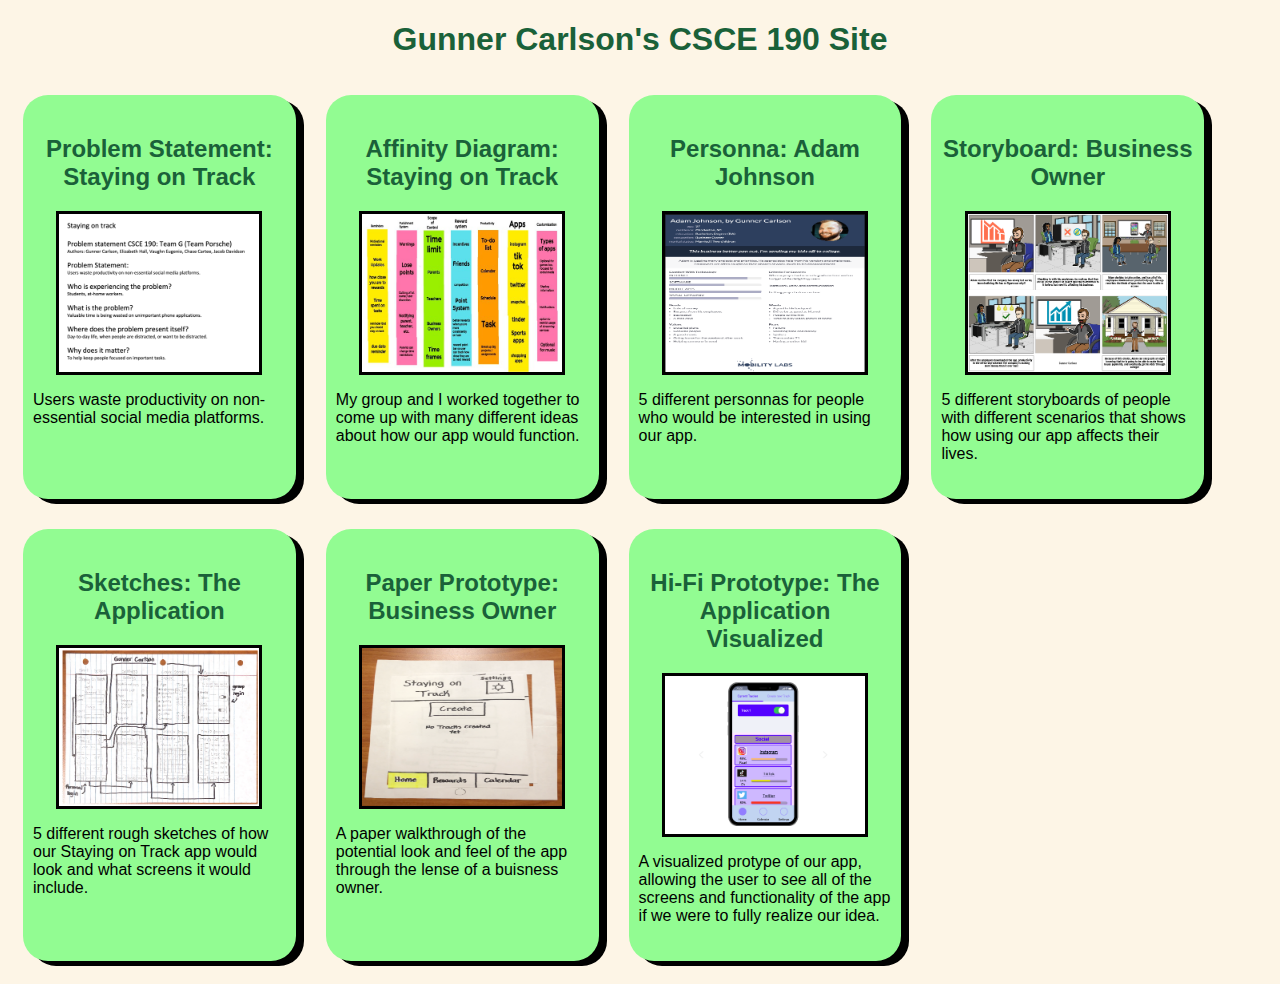
<file: index.html>
<!DOCTYPE html>
<html>
    <head>
        <title>CSCE 190: Gunner Carlson</title>
        <link rel="stylesheet" href="styles.css">
    </head>
    <body>
        <h1>Gunner Carlson's CSCE 190 Site</h1>
        <div class="assignments">    
            <!-- Problem Statement Assignment-->
            <section class="assignment">
                <a href="Files/ProblemStatementCSCE190.pdf"><h2>Problem Statement: Staying on Track</h2></a>
                <a href="Files/ProblemStatementCSCE190.pdf"><img src="Images/ProblemStatement.png"></a>
                <p> Users waste productivity on non-essential social media platforms.</p>
            </section>

            <!-- Affinity Diagram Assignment-->
            <section class="assignment">
                <a href="Files/AffinityDiagram.pdf"><h2>Affinity Diagram: Staying on Track</h2></a>
                <a href="Files/AffinityDiagram.pdf"><img src="Images/AffinityDiagram.png"></a>
                <p> My group and I worked together to come up with many different ideas about how our app would function.</p>
            </section>

            <!-- Personna Assignment-->
            <section class="assignment">
                <a href="Files/Personas.pdf"><h2>Personna: Adam Johnson</h2></a>
                <a href="Files/Personas.pdf"><img src="Images/Personas.png"></a>
                <p> 5 different personnas for people who would be interested in using our app.</p>
            </section>

            <!-- Storyboard Assignment-->
            <section class="assignment">
                <a href="Files/CombinedStoryboards.pdf"><h2>Storyboard: Business Owner</h2></a>
                <a href="Files/CombinedStoryboards.pdf"><img src="Images/Storyboard.png"></a>
                <p> 5 different storyboards of people with different scenarios that shows how using our app affects their lives.</p>
            </section>

            <!-- Sketch Assignment-->
            <section class="assignment">
                <a href="Files/CombinedSketch.pdf"><h2>Sketches: The Application</h2></a>
                <a href="Files/CombinedSketch.pdf"><img src="Images/GunnerAppSketch.png"></a>
                <p> 5 different rough sketches of how our Staying on Track app would look and what screens it would include.</p>
            </section>

            <!-- Prototype Assignment-->
            <section class="assignment">
                <a href="https://youtu.be/nw2GkRPgGyE"><h2>Paper Prototype: Business Owner</h2></a>
                <a href="https://youtu.be/nw2GkRPgGyE"><img src="Images/PaperPrototype.png"></a>
                <p> A paper walkthrough of the potential look and feel of the app through the lense of a buisness owner.</p>
            </section>

            <!-- Hi-Fi Prototype Assignment-->
            <section class="assignment">
                <a href="Files/prototype/index.html"><h2>Hi-Fi Prototype: The Application Visualized</h2></a>
                <a href="Files/prototype/index.html"><img src="Images/prototype.png"></a>
                <p> A visualized protype of our app, allowing the user to see all of the screens and functionality of the app if we were to fully realize our idea.</p>
            </section>
        </div>
    </body>
</html>
</file>
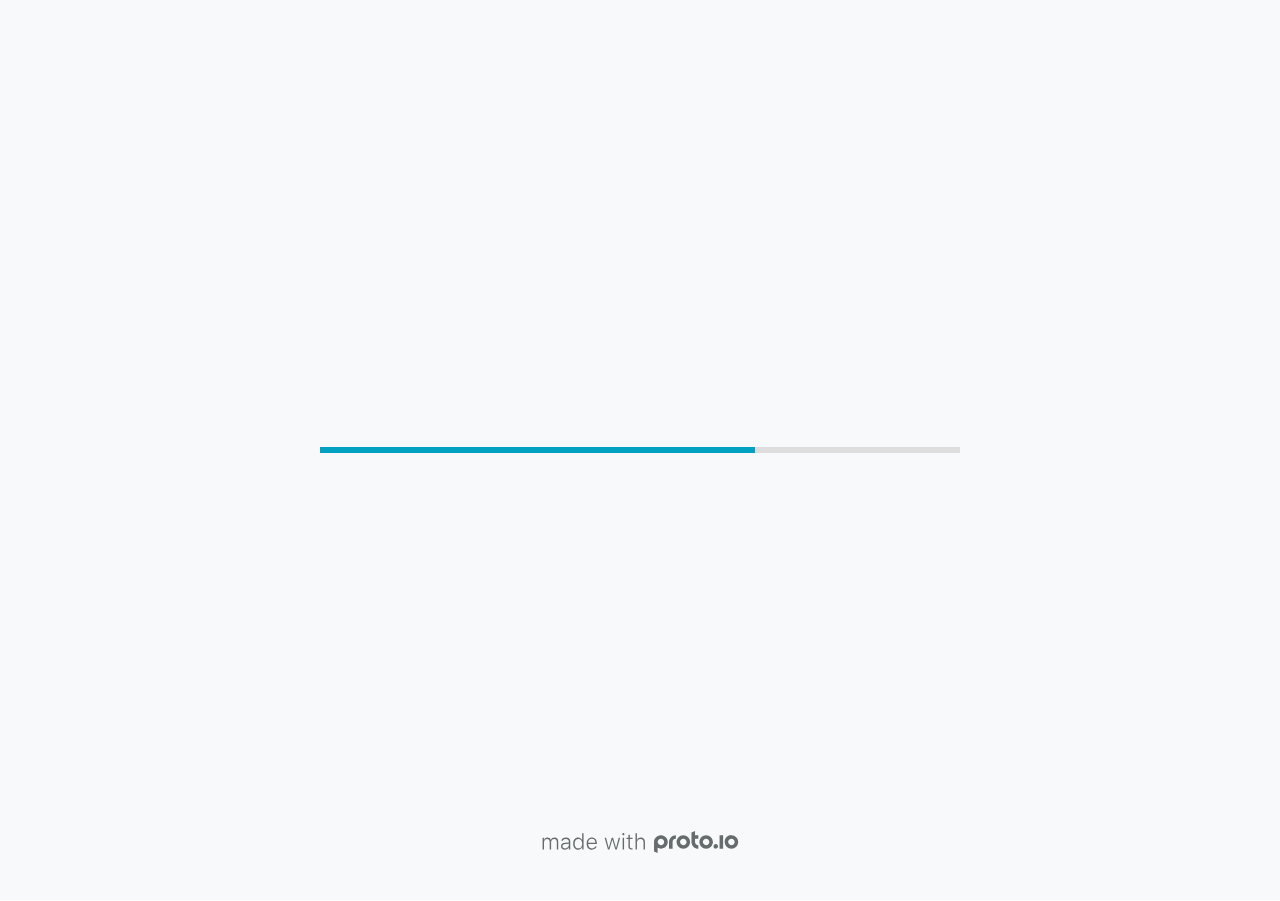
<file: Files/prototype/index.html>
<!DOCTYPE HTML>
	<head>

		<meta charset="utf-8">

		<title>CSCE 190 - Proto.io</title>

		
			<meta name="HandheldFriendly" content="True">
			<meta name="MobileOptimized" content="414"> 

			
			
			
			<meta name="viewport" content="minimum-scale=1.00, maximum-scale=1.00, initial-scale=1.00, user-scalable=no, shrink-to-fit=no" />

			
				<meta name="apple-mobile-web-app-capable" content="yes" />
				<meta name="apple-mobile-web-app-status-bar-style" content="black-translucent" />
			

			<meta name="format-detection" content="telephone=no">


			

            
            <link rel="icon" sizes="192x192" href="./assets/branding/android-icon-hires.png">
            <link rel="icon" sizes="128x128" href="./assets/branding/android-icon.png">

            
            <link href="./assets/branding/apple-touch-icon-retina180.png" sizes="180x180" rel="apple-touch-icon">

            
            <link href="./assets/branding/apple-touch-icon-retina.png" sizes="114x114" rel="apple-touch-icon">

            
            <link href="./assets/branding/apple-touch-icon.png" sizes="57x57" rel="apple-touch-icon">

            
            <link href="./assets/branding/startup.png" media="(device-width: 320px)" rel="apple-touch-startup-image">

            
            <link href="./assets/branding/startup-retina.png" media="(device-width: 320px) and (device-height: 480px) and (-webkit-device-pixel-ratio: 2)" rel="apple-touch-startup-image">

            
            <link href="./assets/branding/startup-568.png" media="(device-width: 320px) and (device-height: 568px) and (-webkit-device-pixel-ratio: 2)" rel="apple-touch-startup-image">

            
            <link href="./assets/branding/startup-retina-6.png" media="(device-width: 375px) and (device-height: 667px) and (orientation: portrait) and (-webkit-device-pixel-ratio: 2)" rel="apple-touch-startup-image">

            
            <link href="./assets/branding/startup-retina-6plus.png" media="(device-width: 414px) and (device-height: 736px) and (orientation: portrait) and (-webkit-device-pixel-ratio: 3)" rel="apple-touch-startup-image">

            
            <link href="./assets/branding/startup-retina-6plus-landscape.png" media="(device-width: 414px) and (device-height: 736px) and (orientation: landscape) and (-webkit-device-pixel-ratio: 3)" rel="apple-touch-startup-image">

            
            <link href="./assets/branding/startup-ipad.png" media="(device-width: 768px) and (orientation: portrait)" rel="apple-touch-startup-image">

            
            <link href="./assets/branding/startup-ipad-landscape.png" media="(device-width: 768px) and (orientation: landscape)" rel="apple-touch-startup-image">

            
            <link href="./assets/branding/startup-ipad-retina.png" media="(device-width: 768px) and (orientation: portrait) and (-webkit-device-pixel-ratio: 2)" rel="apple-touch-startup-image">

            
            <link href="./assets/branding/startup-ipad-landscape-retina.png" media="(device-width: 768px) and (orientation: landscape) and (-webkit-device-pixel-ratio: 2)" rel="apple-touch-startup-image">

            
            <link href="./assets/branding/startup-ipad-pro.png" media="(device-width: 1024px) and (orientation: portrait) and (-webkit-device-pixel-ratio: 2)" rel="apple-touch-startup-image">

            
            <link href="./assets/branding/startup-ipad-pro-landscape.png" media="(device-width: 1024px) and (orientation: landscape) and (-webkit-device-pixel-ratio: 2)" rel="apple-touch-startup-image">

			<meta http-equiv="cleartype" content="on"> 


			 
		    <script type="text/javascript" src="./scripts/plugins/jquery/jquery.js"></script>

			
				<link rel="stylesheet" href="./stylesheets/player-export.css" />
				<script type="text/javascript" src="./scripts/player-export.js"></script>
			

			
			<script type="text/javascript" src="./libraries/common/components.js"></script> 
			<link type="text/css" rel="Stylesheet" href="./libraries/common/components.1.00.css" /> 

			
					<script type="text/javascript" src="./libraries/metro/components.js"></script> 
					<link type="text/css" rel="Stylesheet" href="./libraries/metro/components.1.00.css" /> 
				
					<script type="text/javascript" src="./libraries/generic2/components.js"></script> 
					<link type="text/css" rel="Stylesheet" href="./libraries/generic2/components.1.00.css" /> 
				
					<script type="text/javascript" src="./libraries/ios7/components.js"></script> 
					<link type="text/css" rel="Stylesheet" href="./libraries/ios7/components.1.00.css" /> 
				
					<script type="text/javascript" src="./libraries/ios9/components.js"></script> 
					<link type="text/css" rel="Stylesheet" href="./libraries/ios9/components.1.00.css" /> 
				
					<script type="text/javascript" src="./libraries/material/components.js"></script> 
					<link type="text/css" rel="Stylesheet" href="./libraries/material/components.1.00.css" /> 
				
				<script type="text/javascript" src="./data/data.js"></script> 
			<script type="text/javascript" src="./webkitmask/maskimages.js"></script> 

		<style>
			body { width: 414px; height: 896px; }
			.landscape, .landscape .prx-page { min-height: 414px; }
			.portrait, .portrait .prx-page { min-height: 896px; }
		</style>

		<script type="text/javascript">

			prx.ver = '6.6.77.0';
			prx.url.account = 'https://vaughneugenio.proto.io';
			prx.url.staticassets = 'https://gal.proto.io';
			prx.url.devices = 'https://dteyv52hbg2at.cloudfront.net/devices';
			prx.url.static = 'https://dteyv52hbg2at.cloudfront.net';
			prx.url.siteurl = 'proto.io';
			prx.url.crossmsg = 'https://vaughneugenio.proto.io';

			prx.nodejsassetsserver = {};
			prx.nodejsassetsserver.host = ".proto.io";
			prx.nodejsassetsserver.subdomainprefix = "https://at";
			prx.nodejsassetsserver.maxsubdomains = "20";

			prx.device_library = 'ios9';
			prx.devices[prx.device] = {
				name: prx.device
				,defaultOrientation: 'portrait'
				,portrait_applies: 1 //new
				,portrait: [414,896]
				,landscape_applies: 1 //new
				,landscape: [896,414]
				,allow_orientation_change: 1 //new
				,statusbar_skin: 'default' // new
				,statusbarheightportrait: 0
				,statusbarheightlandscape: 0
				,navigationbar_skin: 'default' //new
				,navigationbarheightportrait: 0
				,navigationbarheightlandscape: 0
				,normalportrait: [414,896]
				,normallandscape: [896,414]
				,device_s3bucket: '6a9e70ba-0e0c-41f6-ab20-45aaf591e647'
				,dpr: '1.00'
				,deviceType: "iphonex"
                ,showiPhoneXNotch: true
                ,hasCustomSkinNotch: false
				,appleWatchRoundedCorners: false
				,scrollType: "default"
				,initialscale: 1.00
				,targetdensitydpi: "device-dpi"
			}
			// save a copy of the device in the player state
			prx.currentPlayerStatus.projectDevice = prx.toolbox.clone(prx.devices[prx.device]);
			prx.currentPlayerStatus.targetDevice = {"ISANDROIDTABLET":0,"ISIPOD":0,"ISCHROME":0,"ISIOS":1,"ISMSIE":0,"ISMOZILLA":0,"isAndroid-Pad":0,"ISOPERA":0,"ISWEBKIT":0,"SOSVERSION":{"CBUILDVER":"","CMAJORVER":"","CMINORVER":"","CTEXT":"","IMINORVER":0,"IMAJORVER":0,"IBUILDVER":0},"ISIPAD":0,"ISMOBILE":1,"ISSAFARI":0,"ISIPHONE":1,"ISWINDOWS":0,"ISWINDOWSTOUCH":0,"ISDEVICE":1,"ISANDROID":0,"ISCUSTOM":0};
			prx.releaseChannel = 'stable';

			prx.projectsettings.id = '5d687987-3ca3-4459-af6e-ba07c009874c';
			prx.projectsettings.s3b = 'vaughneugenio-1159109-c2170ba7-a27f-92a1-4854451d682be549';
			prx.projectsettings.account = 'vaughneugenio';
			prx.projectsettings.statusbar = '0'; 
			prx.projectsettings.statusbarapplies = '0';
			prx.projectsettings.navigationbar = '0';
			prx.projectsettings.navigationbarapplies = '0';
			prx.projectsettings.initialpageid = -1;
			
			
			prx.projectsettings.flashactions = 1;
			prx.projectsettings.gatrackingcode = '';

			prx.export2html = '1' == true;
			prx.mobPlayer = 0;

			prx.user.country = 'US';

			prx.s3Links = []; 
			var sLinkedAssets = [];
			

			prx.csrf_token = 'DBD42993E22DDE2C0F92B49ECD8DB335C1A0EAE65B625D8A89CAC5434F5258B7';

            

            
                            prx.assetsAccessToken = "eyJ0eXAiOiJKV1QiLCJhbGciOiJIUzI1NiJ9.eyJkIjp7InVpZCI6Ii0xIiwicHJvamVjdF9pZCI6IjVkNjg3OTg3LTNjYTMtNDQ1OS1hZjZlLWJhMDdjMDA5ODc0YyJ9LCJ2IjowLCJleHAiOjE2MTg3MTEyODIsImlhdCI6MTYxODUzMTI4Mn0.xg5NhpNSOmoLQKvWT1tnNyYceCzs7-AaZ8CrDYSjsYQ";

			prx.iniPlayer.iniPreLoad();

		</script>
	</head>

	

			<body class="player device-cursor-touch mobile-device-true " " id="mbd" >

				
					<div id='iphoneX-notch-player'>
						<span class="iphoneX-notch-corners"></span>
					</div>
				
				<div id="window-wrapper">
					<div id="dragarea"></div>
					<div id="statusbar"></div>
					<div id="underlay" style=""></div>

					<div class="prx-page" data-role="page" id="p-1" data-id="1"></div>
					
								<div class="prx-page" data-role="page" id="p-2" data-id="2"></div>
							
								<div class="prx-page" data-role="page" id="p-4" data-id="4"></div>
							
								<div class="prx-page" data-role="page" id="p-5" data-id="5"></div>
							
								<div class="prx-page" data-role="page" id="p-6" data-id="6"></div>
							
					<div id="navigationbar"></div>
					<div id="overlay"></div>
					<div id="trash"></div>
					<div id="quick-audios"></div>
				</div>

				 
			<div id="loader-wrapper">
				
				<div class="progress">
					<div class="progress-bar"></div>
				</div>
				<div id="poweredby"></div>
			</div>
			


			</body>
		

</html>
</file>
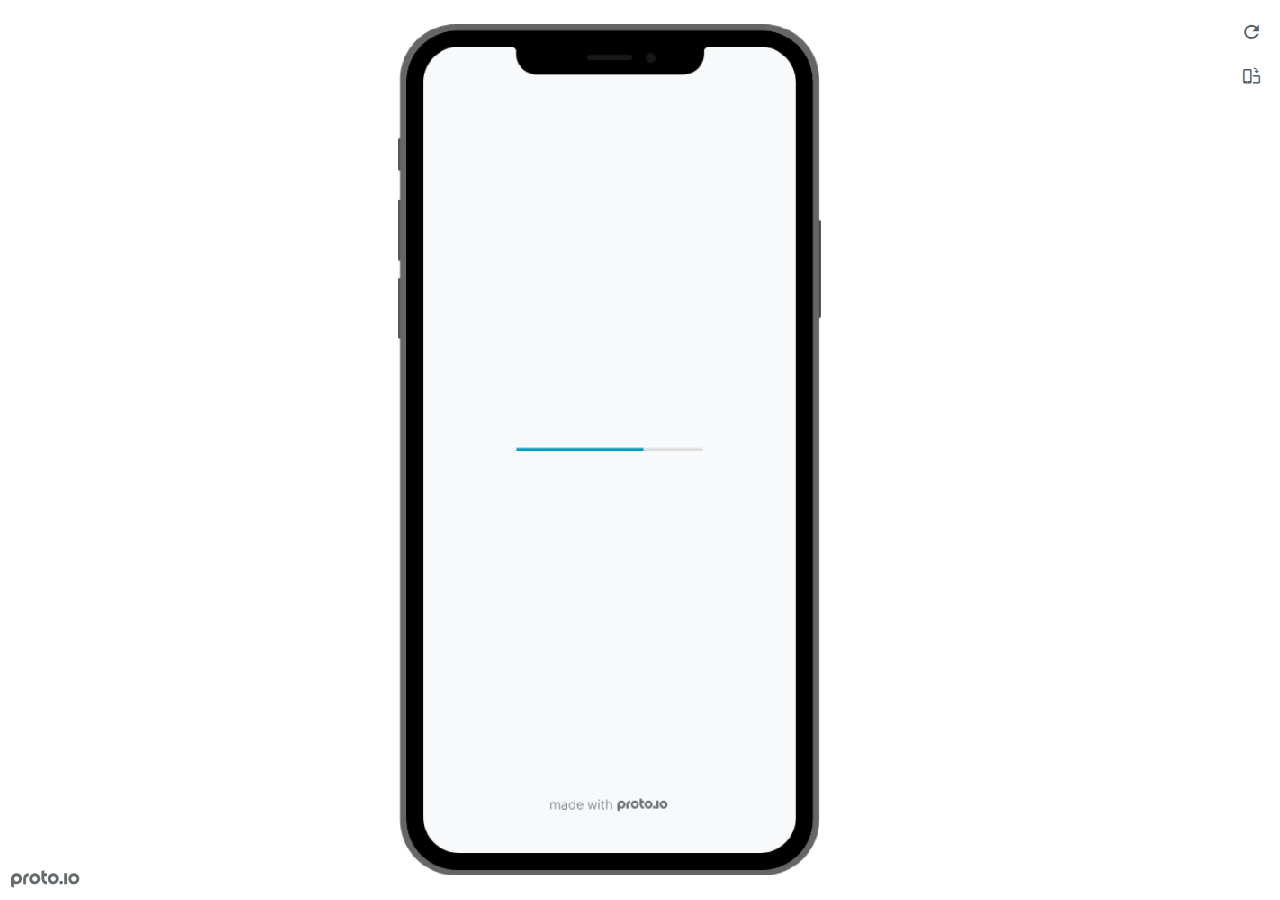
<file: Files/prototype/frame.html>
<!DOCTYPE HTML>
    <head>
    <meta charset="utf-8">

    <title>CSCE 190 - Proto.io player</title>

    

			<link type="text/css" rel="stylesheet" href="./stylesheets/preview-export-min.css">
			<script type="text/javascript" src="./scripts/preview-export-min.js"></script>

		

    <script type="text/javascript">
        var prx = window.prx || {};
        prx.orientation = 'portrait';
        prx.orientations = {};
        prx.orientations.portrait = 1;
        prx.orientations.landscape = 1;
        prx.project = {};
        prx.project.id = '5d687987-3ca3-4459-af6e-ba07c009874c';
        prx.project.title = 'CSCE 190';
        prx.project.version = 0;
        prx.project.livepreview = 0;
        prx.project.account = "vaughneugenio";
        prx.activePage = {};
        prx.usercountry = "us";
        
            prx.user = false;
        
        prx.skin = 'apple-phone-iphoneX-1';
        prx.ver = '6.6.77.0';
        //prx.flashactions = 1;
		prx.flashactions = 1; //we are not using the DB value anymore

        prx.nodejsassetsserver = {};
        prx.nodejsassetsserver.host = ".proto.io";
        prx.nodejsassetsserver.subdomainprefix = "https://at";
        prx.nodejsassetsserver.maxsubdomains = "20";
        prx.account = "vaughneugenio";
        prx.browserShowScreenshots = 'true';
        prx.url.crossmsg = 'https://vaughneugenio.proto.io';
        prx.playerUrl = 'https://vaughneugenio.proto.io/player/';
        prx.spaces = false;
        prx.csrf_token = '235FCF6A0C8E3266368193981289FF10DBCDECC82D1EE238E13ADF06C517C83C';

        prx.bShowPlayerBetaPrompt = false;

        
    </script>

    

</head>


<body style="background-color:#FFFFFF">

    

    <div class="page-sidebar">
        
        <div class="sidebar-action-buttons">

            
                <span class="header-action-button player-icon-reload embed-icon-reload" id="refresh-preview">
                    <span class="tooltip">Refresh preview</span>
                </span>
                
                    <span  class="header-action-button player-icon-rotate embed-icon-rotate" id="change-orientation">
                        <span class="tooltip">Change orientation</span>
                    </span>
                

        </div>

    </div>

    <div id="maincontent" class="portrait">

        <div id="shortcut-pressed-outer">
            <div id="shortcut-pressed"></div>
        </div>
        

			<div class="frame_generic">
				
				<div class="body_generic skin_apple-phone-iphoneX-1 skin-wrapper skin-os-apple skin-device-phone skin-model-iphoneX skin-size-1 skin-color-black skin-orientation-portrait skin-dimensions-414-896">

					<div class="buttons top"></div>
					<div class="detail-top"></div>
					<div class="web-search"></div>
					<div class="buttons left"></div>

					<div class="body_generic_inner">
						
						<iframe id="pio-playerframe" src="index.html" scrolling="NO" style="width: 414px; height: 896px;" webkitAllowFullScreen mozallowfullscreen allowFullScreen allowvr allow="autoplay"></iframe>
						
                                <script type="text/javascript">
                                    // remove parameter from address bar immediately if no changes
                                    let url = new URL(window.location.href);
                                    url.searchParams.delete('hc');
									url.searchParams.delete('ap');
                                    window.history.replaceState({}, document.title, url.toString());
                                </script>
                            
					</div>

					<div class="buttons right"></div>
					<div class="detail-bottom"></div>
				</div>
				
			</div>
		
    </div>

    

    
            <div id="branding"></div>
        
</body>


<script type="text/javascript">
    
</script>
</html>
</file>
<file: styles.css>
body{
    background: #FDF5E6;
    font-family: Arial, Helvetica, sans-serif;
}

.assignments {
    display: flex;
    flex-wrap: wrap;
}

.assignment {
    width: 20%;
    padding: 10px;
    margin: 15px;
    padding: 20px 10px;
    background: #92fc92;
    border-radius: 25px;
    box-shadow: 8px 5px;
}

.assignment img {
    width: 200px;
    margin: 10px;
    border: 3px solid #000000;
    display: block;
    margin: auto;
}

.assignment img:hover {
    border: 3px solid #FFF;
}

h1{
    color: #1a6139;
    text-align: center;
}

h2 {
    text-align: center;
}

a {
   text-decoration: none;
   color: #1a6139;
}

a:hover {
    color:white;
}
</file>
<file: Files/prototype/stylesheets/player-export.css>
/*!
 * 
 *                                                                       
 *                              ::;;;;                                   
 *    ::,,,,::    ::,,  ,,,,::::::11ii::,,::,,,,::      ::::,,::,,,,::   
 *  ,,111111ii,,::1111::111111ii::111111::111111ii,,    ii11,,ii111111,, 
 *  11ii::;;11;;ii11::iiii::;;11;;11ii::ii11::::11ii    ii11;;11;;::ii11 
 *  11;;  ::11ii11;;::11ii  ::11ii11ii,,iiii..  iiii    ii11;;11::  ;;11 
 *  1111;;ii11;;11;;,,ii11::ii11;;ii11;;;;11;;;;11;;;;;;ii11::11ii;;11ii 
 *  11111111;;::11;;  ::ii1111;;  ::ii11::ii1111ii::11ii;;11,,;;1111ii:: 
 *  11;;,,::  ,,::,,      ::,,        ::::  ::::    ,,,,::::    ::,,     
 *  ;;;;                                                                 
 *                                                                       
 *  Build: 4/14/2021, 11:58:51 AM
 */

/*!
 * Waves v0.5.5
 * http://fian.my.id/Waves
 *
 * Copyright 2014 Alfiana E. Sibuea and other contributors
 * Released under the MIT license
 * https://github.com/fians/Waves/blob/master/LICENSE
 */.mask-inner{position:relative;background-size:100% 100%;background-repeat:no-repeat}.mask-inner .mask-inner{transform:none!important}.mask-border .mborder,.mask-filter{height:100%;width:100%}.mask-border .mborder{border:1px solid hsla(0,0%,100%,.8);position:absolute;pointer-events:none}.mask-border .area-border{border:1px solid #00a1c0;left:0;top:0;position:absolute;transform-origin:0 0;box-sizing:border-box}.mask-border .mask-radius{width:100%;height:100%;overflow:hidden;position:absolute}.mask-border .mask-radius .mask-radius-border{position:relative;width:100%;height:100%;border:1px solid hsla(0,0%,100%,.8)}.mask-border.hide-handles .prx-resizable-handle{opacity:0;pointer-events:none!important}.mask-border.hide-handles .area-border{border:1px dashed #b4bcbf}.mask-wrapper{overflow:hidden;height:100%;pointer-events:none}.mask-wrapper.borderPos-inside{box-sizing:border-box}.mask-wrapper.borderPos-outside{width:100%;height:100%}.mask-wrapper.borderPos-outside .mask-inner{box-sizing:content-box}.mask-edit-mode-handles{pointer-events:none}.mask-edit-mode-handles.hide-handles .prx-resizable-handle,.mask-edit-mode-handles.hide-handles .prx-rotate-handle{opacity:0;pointer-events:none!important}.mask-edit-mode-handles.hide-handles .xborder{border-color:#b4bcbf!important}abbr,address,article,aside,audio,b,blockquote,body,caption,cite,code,dd,del,dfn,div,dl,dt,em,fieldset,figure,footer,form,h1,h2,h3,h4,h5,h6,header,hgroup,html,i,iframe,img,ins,kbd,label,legend,li,mark,menu,nav,object,ol,p,pre,q,samp,section,small,span,strong,sub,sup,table,tbody,td,tfoot,th,thead,time,tr,ul,var,video{margin:0;padding:0;border:0;outline:0;font-size:100%;background:transparent}article,aside,details,figcaption,figure,footer,header,hgroup,nav,section{display:block}audio,canvas,video{display:inline-block;*display:inline;*zoom:1}[hidden],audio:not([controls]){display:none}html{font-size:100%;-webkit-text-size-adjust:100%;-ms-text-size-adjust:100%}body{margin:0;font-size:13px}body,button,input,select,textarea{font-family:sans-serif;color:#222}a{color:#00e}a:visited{color:#551a8b}a:hover{color:#06e}a:focus{outline:thin dotted}a:active,a:hover{outline:0}abbr[title]{border-bottom:1px dotted}b,strong{font-weight:700}blockquote{margin:1em 40px}dfn{font-style:italic}hr{display:block;height:1px;border:0;border-top:1px solid #ccc;margin:1em 0;padding:0}ins{background:#ff9;text-decoration:none}ins,mark{color:#000}mark{background:#ff0;font-style:italic;font-weight:700}code,kbd,pre,samp{font-family:monospace,serif;_font-family:courier new,monospace;font-size:1em}pre{white-space:pre;white-space:pre-wrap;word-wrap:break-word}q{quotes:none}q:after,q:before{content:"";content:none}small{font-size:85%}sub,sup{font-size:75%;line-height:0;position:relative;vertical-align:baseline}sup{top:-.5em}sub{bottom:-.25em}ol,ul{margin:1em 0;padding:0 0 0 40px}dd{margin:0 0 0 40px}nav ol,nav ul{list-style:none;list-style-image:none;margin:0;padding:0}img{border:0;-ms-interpolation-mode:bicubic}svg:not(:root){overflow:hidden}figure,form{margin:0}fieldset{margin:0}fieldset,legend{border:0;padding:0}legend{*margin-left:-7px}button,input,select,textarea{font-size:100%;margin:0;vertical-align:baseline;*vertical-align:middle}button,input{line-height:normal;*overflow:visible}table button,table input{*overflow:auto}[role=button],button,input[type=button],input[type=reset],input[type=submit]{-webkit-appearance:button}input[type=checkbox],input[type=radio]{box-sizing:border-box;padding:0}input[type=search]{-webkit-appearance:textfield;-moz-box-sizing:content-box;-webkit-box-sizing:content-box;box-sizing:content-box}input[type=search]::-webkit-search-decoration{-webkit-appearance:none}button::-moz-focus-inner{border:0;padding:0}textarea{overflow:auto;vertical-align:top;resize:vertical}input:invalid,textarea:invalid{background-color:#f0dddd}table{border-collapse:collapse;border-spacing:0}td{vertical-align:top}.nocallout{-webkit-touch-callout:none}textarea[contenteditable]{-webkit-appearance:none}.gifhidden{position:absolute;left:-100%}.ir{display:block;border:0;text-indent:-999em;overflow:hidden;background-color:transparent;background-repeat:no-repeat;text-align:left;direction:ltr}.ir br{display:none}.hidden{display:none!important;visibility:hidden}.visuallyhidden{border:0;clip:rect(0 0 0 0);height:1px;margin:-1px;overflow:hidden;padding:0;position:absolute;width:1px}.visuallyhidden.focusable:active,.visuallyhidden.focusable:focus{clip:auto;height:auto;margin:0;overflow:visible;position:static;width:auto}.invisible{visibility:hidden}.clearfix:after,.clearfix:before{content:"";display:table}.clearfix:after{clear:both}.clearfix{*zoom:1}@media print{*{background:transparent!important;color:#000!important;text-shadow:none!important;filter:none!important;-ms-filter:none!important}a,a:visited{text-decoration:underline}a[href]:after{content:" (" attr(href) ")"}abbr[title]:after{content:" (" attr(title) ")"}.ir a:after,a[href^="#"]:after,a[href^="javascript:"]:after{content:""}blockquote,pre{border:1px solid #999;page-break-inside:avoid}thead{display:table-header-group}img,tr{page-break-inside:avoid}img{max-width:100%!important}@page{margin:.5cm}h2,h3,p{orphans:3;widows:3}h2,h3{page-break-after:avoid}}#eval-iframe{display:none}body{-webkit-appearance:none;-webkit-box-flex:1;-webkit-touch-callout:none;-webkit-tap-highlight-color:rgba(0,0,0,0)}*{-webkit-user-select:none;-khtml-user-select:none;-moz-user-select:-moz-none;-o-user-select:none;user-select:none}input,textarea{-webkit-user-select:text;-khtml-user-select:text;-moz-user-select:text;-o-user-select:text;user-select:text}#dragarea{font-family:Helvetica,Arial,sans-serif;text-align:left}.text{height:95%;overflow:auto}.wrap{overflow:hidden}.pos,.spos{position:absolute}.action-highlight{position:absolute;top:0;left:0;height:100%;width:100%;background:rgba(255,255,0,.5);background:rgba(64,208,255,.3);opacity:0;pointer-events:none;-webkit-transition:opacity .2s ease-in;transition:opacity .2s ease-in;border:2px solid #40c8f4;padding:3px;box-sizing:border-box}.action-highlight-simple-visible,.action-highlight-visible{opacity:1}#appModeNote{background-color:#333;border-top:5px solid #000;bottom:0;color:#f0f0f0;display:none;font-family:helvetica;left:0;padding:10px 0;position:fixed;text-align:center;width:100%}#appModeNote em{display:block;font-size:20px;font-weight:700;line-height:26px}#appModeNote span{display:block;font-size:14px;line-height:20px}.hidden{display:none}.prx-page.loadedFrom{display:block}.prx-page.loadedTo{z-index:999999}.prx-page.loadedTo-1{z-index:10000000}.prx-page.loadedTo-2{z-index:10000001}.prx-page.loadedTo-3{z-index:10000002}.prx-page.loadedTo-4{z-index:10000003}.prx-page.loadedTo-5{z-index:10000004}.prx-page.loadedTo-6{z-index:10000005}.prx-page.loadedTo-7{z-index:10000006}.prx-page.loadedTo-8{z-index:10000007}.prx-page.loadedTo-9{z-index:10000008}.prx-page.loadedTo-10{z-index:10000009}.prx-page.loadedTo-11{z-index:10000010}.prx-page.loadedTo-12{z-index:10000011}.prx-page.loadedTo-13{z-index:10000012}.prx-page.loadedTo-14{z-index:10000013}.prx-page.loadedTo-15{z-index:10000014}.prx-page.loadedTo-16{z-index:10000015}.prx-page.loadedTo-17{z-index:10000016}.prx-page.loadedTo-18{z-index:10000017}.prx-page.loadedTo-19{z-index:10000018}.prx-page.loadedTo-20{z-index:10000019}.prx-page.loadedTo-21{z-index:10000020}.prx-page.loadedTo-22{z-index:10000021}.prx-page.loadedTo-23{z-index:10000022}.prx-page.loadedTo-24{z-index:10000023}.prx-page.loadedTo-25{z-index:10000024}.prx-page.loadedTo-26{z-index:10000025}.prx-page.loadedTo-27{z-index:10000026}.prx-page.loadedTo-28{z-index:10000027}.prx-page.loadedTo-29{z-index:10000028}.prx-page.loadedTo-30{z-index:10000029}#navigationbar,#statusbar{background:transparent 0 0;display:block;width:100%;border:0;top:0;position:fixed;z-index:1}#loader-wrapper{background:#f8f9fa;height:100%;left:0;position:fixed;top:0;width:100%;z-index:99999;font-size:11px}#loader-wrapper .progress{position:absolute;top:50%;left:50%;transform:translate(-50%,-50%);-ms-transform:translate(-50%,-50%);-webkit-transform:translate(-50%,-50%);width:50%;height:4px;background-color:#ddd}#loader-wrapper .progress-bar{position:relative;width:0;height:4px;-webkit-transition:.4s linear;-moz-transition:.4s linear;-o-transition:.4s linear;transition:.4s linear;-webkit-transition-property:width,background-color;-moz-transition-property:width,background-color;-o-transition-property:width,background-color;transition-property:width,background-color}#loader-wrapper .progress-bar:before,.progress-bar:after{content:"";position:absolute;top:0;left:0;right:0}#loader-wrapper .progress-bar:before{bottom:0;background-color:#ddd}#loader-wrapper .progress-bar:after{z-index:2;bottom:0;background:#00a1c0}#loader-wrapper #app-icon{position:absolute;top:50%;left:50%;transform:translate(-50%,-150%);-ms-transform:translate(-50%,-150%);-webkit-transform:translate(-50%,-150%);width:114px;height:114px}#loader-wrapper #poweredby{position:absolute;bottom:5%;left:50%;transform:translate(-50%);-ms-transform:translate(-50%);-webkit-transform:translate(-50%);width:100%;height:16px;background-image:url(/images/player/player-logo.svg);background-repeat:no-repeat;background-position:top;background-size:auto 200%;z-index:99999}body{-moz-transition:opacity .3s linear;-o-transition:opacity .3s linear;-webkit-transition:opacity .3s linear;transition:opacity .3s linear}.reloading{background:#fff!important;opacity:0}@media (min-width:481px) and (max-width:1079px){#loader-wrapper .progress,#loader-wrapper .progress-bar{height:4px}}@media (min-width:1080px){#loader-wrapper #poweredby{height:24px}#loader-wrapper .progress,#loader-wrapper .progress-bar{height:6px}}@media (width:1280px) and (height:768px){#loader-wrapper .progress,#loader-wrapper .progress-bar{height:2px}}.pointer-events-none{pointer-events:none!important}body .prx-page{-webkit-trans1form:translate3d(0,0,0)}.prx-page .type-symbol .box{-w1ebkit-transform:translateZ(0)}html{background:transparent}body{background:#fff;overflow:hidden}body.mobile-device-true *{-webkit-text-size-adjust:100%}body.mobile-device-false *{-webkit-text-size-adjust:initial}#window-wrapper{width:100%;height:100%;overflow:hidden;position:relative}#dragarea{background:transparent;display:none}#overlay,#quick-audios,#trash,#underlay{position:absolute;top:0;left:0}#quick-audios,#trash{display:none}.visible{display:block!important}.iScrollHorizontalScrollbar,.iScrollVerticalScrollbar{z-index:auto!important}.overlay{position:fixed;left:0;right:0;bottom:0;top:0}.ui-mobile-viewport-transitioning,.ui-mobile-viewport-transitioning .prx-page{o1verflow:visible!important}.box[style*="z-index:0;"],.box[style*="z-index: 0;"]{z-index:auto!important}.box[data-mpoverlay="1"]{pos1ition:fixed}#temp-for-external-link{display:none}#dragarea,html{background:transparent!important}.hide{display:none!important}*{outline:none}.ghost-component,.ghost-component *,.ghost-component .box *{pointer-events:none!important}#statusbar{position:fixed!important}.prx-page{position:absolute;display:none}.prx-page.prx-page-active,.prx-page[class*=prx-page-transitioning-]{display:block}.prx-page[class*=prx-page-transitioning-]{overflow:hidden}.prx-page.prx-page-transitioning-overlay-in-source,.prx-page.prx-page-transitioning-overlay-out-target{overflow:visible}.prx-page.prx-page-below{z-index:10}.prx-page.prx-page-above{z-index:20}#overlay{z-index:30}.prx-page.prx-page-transition-flip,.prx-page.prx-page-transition-turn{-webkit-backface-visibility:hidden;-moz-backface-visibility:hidden;backface-visibility:hidden}.prx-page.prx-page-transition-turn{-webkit-transform:translateZ(0);-moz-transform:translateZ(0);-webkit-transform-origin:0 center;-moz-transform-origin:0 center;transform-origin:0 center;transform:translateZ(0)}.prx-page.prx-page-transition-flow:not(.prx-page-transition-flow-overlay),.prx-page.prx-page-transition-overlay-top{box-shadow:0 0 20px rgba(0,0,0,.4)}.prx-page-above.prx-page-transition-notificationInWatchOS{transition:background-color .45s ease-out}.prx-page-above.prx-page-transition-notificationInWatchOS.prx-page-transition-notificationInWatchOS-notification-in{background-color:transparent!important;transition:background-color 0s ease-out}.device-cursor-touch,.device-cursor-touch *{cursor:url(/images/player/touch-cursor-64.png) 32 32,default!important;cursor:-webkit-image-set(url("/images/player/touch-cursor-64.png") 1x,url("/images/player/touch-cursor-64@2x.png") 2x) 32 32,default!important}.device-cursor-web,.device-cursor-web *{cursor:default}.device-cursor-web .delayedtap,.device-cursor-web .delayedtap *,.device-cursor-web .interaction-click,.device-cursor-web .interaction-click *,.device-cursor-web .interaction-tap,.device-cursor-web .interaction-tap *,.device-cursor-web .release,.device-cursor-web .release *,.device-cursor-web .touch,.device-cursor-web .touch *{cursor:pointer;cursor:hand}.device-cursor-web [data-component-type=text]{cursor:default}.device-cursor-web .move,.device-cursor-web .move *{cursor:move}.device-cursor-web input,.device-cursor-web textarea{cursor:text}.do-chrome-fix #window-wrapper{-webkit-perspective:1}.do-chrome-fix .pos{-webkit-backface-visibility:hidden;-webkit-transform:translateZ(0)}.do-chrome-fix *{-w1ebkit-transform:translateZ(0) scale(1) scaleX(1) skew(0deg,0deg) skewX(0deg) skewY(0deg) rotateX(0deg) rotateY(0deg) rotate(0deg)}.do-chrome-fix.dont-do-chrome-fix #window-wrapper{-webkit-perspective:none}.do-chrome-fix.dont-do-chrome-fix .pos{-webkit-backface-visibility:visible;-webkit-transform:none}.prx-page-transitioning:not(.prx-page-transitioning-overlay-in-source):not(.loadedFrom) [data-mpoverlay="1"]{display:none}#fps{position:fixed;z-index:9999;font-size:18px;top:20px;left:20px;background:rgba(0,0,0,.8);border-radius:6px;color:#fff;padding:3px 10px}#fps,.cbutton{pointer-events:none}.cbutton{position:absolute;display:inline-block;padding:0;border:none;background:none;color:#286aab;font-size:1.4em;overflow:visible;-webkit-transition:color .7s;transition:color .7s;-webkit-tap-highlight-color:rgba(0,0,0,0)}.cbutton.cbutton--click,.cbutton:focus{outline:none;color:#3c8ddc}.cbutton:after{position:absolute;width:100%;height:100%;border-radius:50%;content:"";opacity:0;pointer-events:none}.cbutton--effect-jelena:after{border:3px solid hsla(0,0%,82.7%,.7)}.cbutton--effect-jelena.cbutton--click:after{-webkit-animation:anim-effect-jelena .3s ease-out forwards;animation:anim-effect-jelena .3s ease-out forwards}@-webkit-keyframes anim-effect-jelena{0%{opacity:1;-webkit-transform:scale3d(.6,.6,1);transform:scale3d(.6,.6,1)}to{opacity:0;-webkit-transform:scale3d(1.2,1.2,1);transform:scale3d(1.2,1.2,1)}}@keyframes anim-effect-jelena{0%{opacity:1;-webkit-transform:scale3d(.5,.5,1);transform:scale3d(.5,.5,1)}to{opacity:0;-webkit-transform:scale3d(1.2,1.2,1);transform:scale3d(1.2,1.2,1)}}.cbutton--effect-sanja:after{background:hsla(0,0%,75.3%,.3)}.cbutton--effect-sanja.cbutton--click:after{-webkit-animation:anim-effect-sanja 1s ease-out forwards;animation:anim-effect-sanja 1s ease-out forwards}@-webkit-keyframes anim-effect-sanja{0%{opacity:1;-webkit-transform:scale3d(.5,.5,1);transform:scale3d(.5,.5,1)}25%{opacity:1;-webkit-transform:scaleX(1);transform:scaleX(1)}to{opacity:0;-webkit-transform:scaleX(1);transform:scaleX(1)}}@keyframes anim-effect-sanja{0%{opacity:1;-webkit-transform:scale3d(.5,.5,1);transform:scale3d(.5,.5,1)}25%{opacity:1;-webkit-transform:scaleX(1);transform:scaleX(1)}to{opacity:0;-webkit-transform:scaleX(1);transform:scaleX(1)}}#log{position:fixed;z-index:9999;font-size:24px;top:20px;right:20px;pointer-events:none}.watchOSscrollbars .iScrollVerticalScrollbar{position:fixed!important;width:12px!important;background-color:hsla(0,0%,100%,.3)!important;border-radius:8px!important;z-index:99999!important}.watchOSscrollbars .iScrollIndicator{background:#fff!important;border-radius:8px!important;left:2px!important;width:8px!important}.applewatch-rounded-corners{-webkit-clip-path:inset(0 0 0 0 round 63px);clip-path:inset(0 0 0 0 round 63px)}.group-action-prediv{position:absolute}.player .type-symbol.type-symbol-transparent .group-action-prediv{pointer-events:auto}.initialise-hidden-container{display:block!important;visibility:hidden!important}.a-enter-vr{height:0!important}.fullscreen-vr .prx-page{transform:none!important;position:fixed!important}

/*!
 * Waves v0.5.5
 * http://fian.my.id/Waves
 *
 * Copyright 2014 Alfiana E. Sibuea and other contributors
 * Released under the MIT license
 * https://github.com/fians/Waves/blob/master/LICENSE
 */.waves-effect{position:relative;overflow:hidden}.waves-effect.box{position:absolute}.waves-effect .waves-ripple{position:absolute;border-radius:50%;width:100px;height:100px;margin-top:-50px;margin-left:-50px;opacity:0;background-color:rgba(0,0,0,.2);pointer-events:none}.waves-effect.waves-light .waves-ripple{background-color:hsla(0,0%,100%,.4)}.waves-button,.waves-circle{-webkit-mask-image:-webkit-radial-gradient(circle,#fff 100%,#000 0);mask-image:radial-gradient(circle,#fff 100%,#000 0)}.waves-button,.waves-button-input,.waves-button:hover,.waves-button:link,.waves-button:visited{white-space:nowrap;vertical-align:middle;cursor:pointer;border:none;outline:none;color:inherit;background-color:transparent;font-size:14px;text-align:center;text-decoration:none;z-index:1}.waves-button{padding:10px 15px;border-radius:2px}.waves-button-input{margin:0;padding:10px 15px}.waves-input-wrapper{border-radius:2px;vertical-align:bottom}.waves-input-wrapper.waves-button{padding:0}.waves-input-wrapper .waves-button-input{position:relative;top:0;left:0;z-index:1}.waves-block{display:block}a.waves-effect .waves-ripple{z-index:-1}#loader-wrapper #poweredby{background-image:url(../images/player/player-logo.svg)!important}.device-cursor-touch,.device-cursor-touch *{cursor:url(../images/player/touch-cursor-64.png) 32 32,default!important;cursor:-webkit-image-set(url("../images/player/touch-cursor-64.png") 1x,url("../images/player/touch-cursor-64@2x.png") 2x) 32 32,default!important}
</file>
<file: Files/prototype/libraries/common/components.1.00.css>
.type-shapes .shape-wrapper{width:100%;height:100%;-moz-box-sizing:border-box;-webkit-box-sizing:border-box;box-sizing:border-box;background-clip:content-box}.type-shapes .shapes-text-container{position:absolute;top:0;left:0;right:0;display:table;width:100%;height:100%;text-align:center}.type-shapes .shapes-text-container>span{display:table-cell;vertical-align:middle}.type-shapes svg{overflow:visible}.player .type-symbol{overflow:hidden}.player .type-symbol.symbol-scroll{-webkit-perspective:1000}.player .type-symbol.type-symbol-transparent{pointer-events:none !important}.player .type-symbol.type-symbol-transparent .box{pointer-events:auto}.type-symbol.fullscreen{transform:none !important;width:100vw !important;height:100vh !important}.type-symbol>.type-symbol-hover-message,.type-symbol.ui-draggable-dragging:hover>.type-symbol-hover-message,.type-symbol.prx-resizable-resizing:hover>.type-symbol-hover-message{display:none;position:absolute;color:#fff;font-family:Helvetica, Arial, sans-serif !important;background:rgba(0,0,0,0.7);top:50%;left:50%;text-align:center;position:absolute;pointer-events:none;width:70px;height:30px;line-height:15px;font-size:10px !important;border-radius:3px;margin:-20px 0 0 -40px;padding:5px}.type-symbol:hover>.type-symbol-hover-message{display:block}.type-vrsymbol.fullscreen{transform:none !important;width:100vw !important;height:100vh !important}.type-vrsymbol.fullscreen canvas{width:100vw !important;height:100vh !important}.type-vrsymbol>.type-vrsymbol-hover-message,.type-vrsymbol.ui-draggable-dragging:hover>.type-vrsymbol-hover-message,.type-vrsymbol.prx-resizable-resizing:hover>.type-vrsymbol-hover-message{display:none;position:absolute;color:#fff;font-family:Helvetica, Arial, sans-serif !important;background:rgba(0,0,0,0.7);top:50%;left:50%;text-align:center;position:absolute;pointer-events:none;width:70px;height:30px;line-height:15px;font-size:10px !important;border-radius:3px;margin:-20px 0 0 -40px;padding:5px}.type-vrsymbol:hover>.type-vrsymbol-hover-message{display:block}.type-text.v2-text .text-contents{o1verflow:hidden;width:100%;height:100%}.type-text.v2-text.box [data-editableProperty]{word-wrap:break-word !important}.type-text .autoresize{white-space:nowrap}.player .type-text .autoResize-true{white-space:nowrap}.type-richtext p{margin:0;line-height:normal}.type-rectangle .inner-rec{position:absolute;width:100%;height:100%;-moz-box-sizing:border-box;-webkit-box-sizing:border-box;box-sizing:border-box;background-clip:content-box}.type-rectangle .shapes-image-background{top:0;left:0;width:100%;height:100%;position:absolute;background-position:center;background-repeat:no-repeat}.type-rectangle[data-shape-type="oval"] .shapes-image-background{border-radius:50%}.type-rectangle .shapes-text-container{display:table;width:100%;height:100%;text-align:center}.type-rectangle .shapes-text-container>span{display:table-cell;vertical-align:middle}.type-horizontalline .inner{width:100%;height:0}.type-verticalline .inner{width:0;height:100%}.type-actionarea .inner-rec{width:100%;height:100%}.type-actionarea .inner-rec div{width:100%;height:100%;background:#40C8F4;opacity:0.4;-moz-box-sizing:border-box;-webkit-box-sizing:border-box;box-sizing:border-box}.type-actionarea .inner-rec div:before{content:" ";display:block;position:absolute;top:50%;left:50%;width:24px;height:24px;margin:-12px 0 0 -12px}.player .type-actionarea .inner-rec div{background:transparent}.player .type-actionarea .inner-rec div:before{background-image:none}.type-image,.type-image .type-image-wrapper{background:0 0 repeat;background-size:100% 100%;width:100%;height:100%;background-clip:content-box}.type-image .type-image-wrapper.type-image-svg{background:center center no-repeat;background-size:contain}.type-image .type-image-wrapper img{display:none}.player .type-image .type-image-wrapper.gif img{display:block !important;width:1px;height:1px;opacity:0.1}.type-image.type-image-repeater,.type-image.type-image-repeater .type-image-wrapper{background-size:auto}.type-image .image-inner{width:100%;height:100%}.type-image .image-inner.borderPos-inside .type-image-wrapper{box-sizing:border-box;background-origin:border-box}.type-image .image-inner.borderPos-outside{display:-webkit-box;display:-moz-box;display:-ms-flexbox;display:-webkit-flex;display:flex;-moz-flex-flow:row;-ms-flex-flow:row;-webkit-flex-flow:row;flex-flow:row;-moz-box-orient:horizontal;-ms-box-orient:horizontal;-webkit-box-orient:horizontal;box-orient:horizontal;-ms-align-items:center;-webkit-align-items:center;align-items:center;-ms-box-align:center;-webkit-box-align:center;box-align:center;-ms-flex-align:center;-webkit-flex-align:center;flex-align:center;-ms-justify-content:center;-webkit-justify-content:center;justify-content:center;-ms-box-pack:center;-webkit-box-pack:center;box-pack:center;-ms-flex-pack:center;-webkit-flex-pack:center;flex-pack:center}.type-image .image-inner.borderPos-outside .type-image-wrapper{-ms-flex-shrink:0;-webkit-flex-shrink:0;flex-shrink:0;box-sizing:content-box}.type-image>.type-image-hover-message,.type-image.ui-draggable-dragging:hover>.type-image-hover-message,.type-image.prx-resizable-resizing:hover>.type-image-hover-message{display:none;position:absolute;color:#fff;font-family:Helvetica, Arial, sans-serif !important;background:rgba(0,0,0,0.7);top:50%;left:50%;text-align:center;position:absolute;pointer-events:none;width:70px;height:30px;line-height:15px;font-size:10px !important;border-radius:3px;margin:-20px 0 0 -40px;padding:5px}.type-image:hover>.type-image-hover-message{display:block}.type-placeholder .bg{position:absolute;width:100%;height:100%;-moz-box-sizing:border-box;-webkit-box-sizing:border-box;box-sizing:border-box}.type-placeholder .diagonal{border:0px solid transparent;position:absolute;-moz-box-sizing:border-box;-webkit-box-sizing:border-box;box-sizing:border-box}.type-placeholder .diagonal1{-moz-transform-origin:0 0;-webkit-transform-origin:0 0;-o-transform-origin:0 0;transform-origin:0 0}.type-placeholder .diagonal2{-moz-transform-origin:right top;-webkit-transform-origin:right top;-o-transform-origin:right top;transform-origin:right top}.type-placeholder .contents{width:100%;height:100%;display:-webkit-box;display:-moz-box;display:-ms-flexbox;display:-webkit-flex;display:flex;-ms-justify-content:center;-webkit-justify-content:center;justify-content:center;-ms-box-pack:center;-webkit-box-pack:center;box-pack:center;-ms-flex-pack:center;-webkit-flex-pack:center;flex-pack:center;-ms-align-items:center;-webkit-align-items:center;align-items:center;-ms-box-align:center;-webkit-box-align:center;box-align:center;-ms-flex-align:center;-webkit-flex-align:center;flex-align:center}.type-placeholder .contents>span{display:inline-block}.type-placeholder .contents span[data-editableproperty]:empty{padding:0}.type-webview .webview-scroll-wrapper{width:100%;height:100%;-webkit-overflow-scrolling:touch;overflow:auto}.type-webview iframe{width:100%;height:100%;border:none}.type-html iframe{width:100%;height:100%;overflow:hidden;border:none}.type-animationtarget{position:relative}.type-animationtarget.type-animatiotarget-fixed-positioning{position:absolute}.type-animationtarget .animationtarget-circle{-moz-box-sizing:border-box;-webkit-box-sizing:border-box;box-sizing:border-box;width:0;height:0;position:absolute;top:0;left:0;border-radius:50%;display:none}.type-animationtarget .animationtarget-vertical{position:absolute;top:0}.type-animationtarget .animationtarget-horizontal{position:absolute;top:0%;left:0}.player .type-animationtarget{opacity:0 !important;pointer-events:none !important}.type-bannerad .bannerad-outer{display:table;height:100%;width:100%}.type-bannerad .bannerad-inner{display:table-cell;position:relative;text-align:center;vertical-align:middle;width:100%;background-size:100% 100%}.type-tooltip .tooltip-content-wrapper{width:100%;height:100%;position:relative}.type-tooltip .tooltip-content-wrapper .tooltip-outer{position:absolute;overflow:hidden}.type-tooltip .tooltip-content-wrapper .tooltip{position:absolute;-moz-transform:rotate(45deg);-webkit-transform:rotate(45deg);transform:rotate(45deg);filter:progid:DXImageTransform.Microsoft.Matrix(sizingMethod='auto expand', M11=0.7071067811865476, M12=-0.7071067811865475, M21=0.7071067811865475, M22=0.7071067811865476);-ms-filter:"progid:DXImageTransform.Microsoft.Matrix(SizingMethod='auto expand', M11=0.7071067811865476, M12=-0.7071067811865475, M21=0.7071067811865475, M22=0.7071067811865476)";-moz-box-sizing:border-box;-webkit-box-sizing:border-box;box-sizing:border-box}.type-tooltip .tooltip-content-wrapper .tooltip-content-outer{position:absolute;width:100%;height:100%;-moz-box-sizing:border-box;-webkit-box-sizing:border-box;box-sizing:border-box}.type-tooltip .tooltip-content-wrapper .tooltip-content{width:100%;height:100%;overflow:hidden;padding:10px;-moz-box-sizing:border-box;-webkit-box-sizing:border-box;box-sizing:border-box}.type-tooltip.verticalAlignCenter .tooltip-content{display:-webkit-box;display:-moz-box;display:-ms-flexbox;display:-webkit-flex;display:flex;-ms-box-align:center;-webkit-box-align:center;box-align:center;-ms-flex-align:center;-webkit-flex-align:center;flex-align:center;-ms-align-items:center;-webkit-align-items:center;align-items:center}.type-tooltip.verticalAlignCenter .tooltip-content .tooltip-text{width:100%}.type-vectoranimation .type-vectoranimation-wrapper{width:100%;height:100%}.type-vectoranimation .bodymovin,.type-vectoranimation .bodymovin-player{width:100%;height:100%}.type-vectoranimation .vector-inner{width:100%;height:100%}.type-vectoranimation .vector-inner.borderPos-inside .type-vectoranimation-wrapper{box-sizing:border-box;background-origin:border-box;overflow:hidden}.type-vectoranimation .vector-inner.borderPos-outside{display:-webkit-box;display:-moz-box;display:-ms-flexbox;display:-webkit-flex;display:flex;-moz-flex-flow:row;-ms-flex-flow:row;-webkit-flex-flow:row;flex-flow:row;-moz-box-orient:horizontal;-ms-box-orient:horizontal;-webkit-box-orient:horizontal;box-orient:horizontal;-ms-align-items:center;-webkit-align-items:center;align-items:center;-ms-box-align:center;-webkit-box-align:center;box-align:center;-ms-flex-align:center;-webkit-flex-align:center;flex-align:center;-ms-justify-content:center;-webkit-justify-content:center;justify-content:center;-ms-box-pack:center;-webkit-box-pack:center;box-pack:center;-ms-flex-pack:center;-webkit-flex-pack:center;flex-pack:center}.type-vectoranimation .vector-inner.borderPos-outside .type-vectoranimation-wrapper{-ms-flex-shrink:0;-webkit-flex-shrink:0;flex-shrink:0;box-sizing:content-box}.type-vectoranimation>.type-vectoranimation-hover-message,.type-vectoranimation.ui-draggable-dragging:hover>.type-vectoranimation-hover-message,.type-vectoranimation.prx-resizable-resizing:hover>.type-vectoranimation-hover-message{display:none;position:absolute;color:#fff;font-family:Helvetica, Arial, sans-serif !important;background:rgba(0,0,0,0.7);top:50%;left:50%;text-align:center;position:absolute;pointer-events:none;width:70px;height:45px;line-height:15px;font-size:10px !important;border-radius:3px;margin:-27px 0 0 -40px;padding:5px}.type-vectoranimation:hover>.type-vectoranimation-hover-message{display:block}.type-basic-tabbar ul{margin:0;padding:0;list-style:none;height:100%}.type-basic-tabbar ul li{margin:0;padding:0;float:left;text-align:center;height:100%;position:relative}.type-basic-tabbar ul li:first-child{border-left:0 none !important}.type-basic-tabbar ul li input{display:none}.type-basic-tabbar ul li label{width:100%;height:100%;display:block}.type-basic-tabbar ul li label .icon-wrapper{width:100%;height:100%;display:block}.type-basic-tabbar ul li label .icon{height:100%;background-position:center center;background-repeat:no-repeat;background-size:auto 60%;-webkit-mask-size:auto 60%;mask-size:auto 60%;-webkit-mask-repeat:no-repeat;mask-repeat:no-repeat;-webkit-mask-position:center center;mask-position:center center}.type-basic-tabbar.type-basic-tabbar-icon-top ul li label .icon{height:75%}.type-basic-tabbar.type-basic-tabbar-icon-top ul li label .caption{display:inline-block;width:100%;height:25%;float:left}.type-generic-onoffswitch input[type=checkbox]{display:none}.type-generic-onoffswitch label{display:block;overflow:hidden}.type-generic-onoffswitch .onoffswitch-inner{width:200%;margin-left:-100%;-moz-transition:margin 0.3s ease-in 0s;-webkit-transition:margin 0.3s ease-in 0s;-ms-transition:margin 0.3s ease-in 0s;-o-transition:margin 0.3s ease-in 0s;transition:margin 0.3s ease-in 0s}.type-generic-onoffswitch input:checked+label .onoffswitch-inner{margin-left:0}.type-generic-onoffswitch .onoffswitch-inner div{float:left;width:50%;color:white;font-family:Trebuchet, Arial, sans-serif;font-weight:bold;-moz-box-sizing:border-box;-webkit-box-sizing:border-box;-ms-box-sizing:border-box;-o-box-sizing:border-box;box-sizing:border-box}.type-generic-onoffswitch .onoffswitch-inner .active{background-color:#2FCCFF;color:#FFFFFF}.type-generic-onoffswitch .onoffswitch-inner .inactive{background-color:#EEEEEE;color:#999999;text-align:right}.type-generic-onoffswitch .onoffswitch-switch{background:#FFFFFF;position:absolute;top:0;bottom:0;-moz-transition:right 0.3s ease-in 0s;-webkit-transition:right 0.3s ease-in 0s;-ms-transition:right 0.3s ease-in 0s;-o-transition:right 0.3s ease-in 0s;transition:right 0.3s ease-in 0s}.type-generic-onoffswitch input:checked+label .onoffswitch-switch{right:0px !important}.type-datetime #background{box-sizing:border-box;margin:0;padding:0;height:100%;overflow:hidden;display:-webkit-box;display:-moz-box;display:-ms-flexbox;display:-webkit-flex;display:flex;-ms-justify-content:center;-webkit-justify-content:center;justify-content:center;-ms-box-pack:center;-webkit-box-pack:center;box-pack:center;-ms-flex-pack:center;-webkit-flex-pack:center;flex-pack:center;-ms-align-items:center;-webkit-align-items:center;align-items:center;-ms-box-align:center;-webkit-box-align:center;box-align:center;-ms-flex-align:center;-webkit-flex-align:center;flex-align:center}.type-datetime #datetime{width:100%}.type-basic-button .basic-button-inner{height:100%;width:100%;-moz-box-sizing:border-box;box-sizing:border-box;display:-webkit-box;display:-moz-box;display:-ms-flexbox;display:-webkit-flex;display:flex;-ms-box-pack:center;-webkit-box-pack:center;box-pack:center;-ms-flex-pack:center;-webkit-flex-pack:center;flex-pack:center;-ms-align-items:center;-webkit-align-items:center;align-items:center;-ms-box-align:center;-webkit-box-align:center;box-align:center;-ms-flex-align:center;-webkit-flex-align:center;flex-align:center;-moz-flex-flow:row;-ms-flex-flow:row;-webkit-flex-flow:row;flex-flow:row;-moz-box-orient:horizontal;-ms-box-orient:horizontal;-webkit-box-orient:horizontal;box-orient:horizontal;-ms-align-items:center;-webkit-align-items:center;align-items:center;-ms-box-align:center;-webkit-box-align:center;box-align:center;-ms-flex-align:center;-webkit-flex-align:center;flex-align:center}.type-basic-button .basic-button-icon{height:50%}.type-basic-button .basic-button-icon img{height:50%;vertical-align:middle}.type-basic-slider .slider-bar{position:absolute;top:50%;width:100%}.type-basic-slider .slider-bar-filled{height:100%}.type-basic-slider .slider-button{display:block;position:absolute;top:0;bottom:0}#iphoneX-notch-player{display:none}#iphoneX-notch,#iphoneX-notch-player{background:#000000;position:absolute;z-index:9999999;pointer-events:none}#iphoneX-notch:before,#iphoneX-notch:after,#iphoneX-notch-player:before,#iphoneX-notch-player:after{content:'';display:block;background-color:#191919;position:absolute}#iphoneX-notch:after,#iphoneX-notch-player:after{border-radius:50%}#iphoneX-notch.portrait,#iphoneX-notch.portrait-p,#iphoneX-notch-player.portrait,#iphoneX-notch-player.portrait-p{left:50%;transform:translateX(-50%)}#iphoneX-notch.portrait:before,#iphoneX-notch.portrait-p:before,#iphoneX-notch-player.portrait:before,#iphoneX-notch-player.portrait-p:before{left:50%;transform:translateX(-50%)}#iphoneX-notch.portrait-p,#iphoneX-notch-player.portrait-p{display:block !important}#iphoneX-notch.landscape,#iphoneX-notch.landscape-p,#iphoneX-notch-player.landscape,#iphoneX-notch-player.landscape-p{top:50%;left:0;transform:translateY(-50%)}#iphoneX-notch.landscape:before,#iphoneX-notch.landscape-p:before,#iphoneX-notch-player.landscape:before,#iphoneX-notch-player.landscape-p:before{top:50%;transform:translateY(-50%)}#iphoneX-notch.landscape .iphoneX-notch-corners:before,#iphoneX-notch.landscape .iphoneX-notch-corners:after,#iphoneX-notch.landscape-p .iphoneX-notch-corners:before,#iphoneX-notch.landscape-p .iphoneX-notch-corners:after,#iphoneX-notch-player.landscape .iphoneX-notch-corners:before,#iphoneX-notch-player.landscape .iphoneX-notch-corners:after,#iphoneX-notch-player.landscape-p .iphoneX-notch-corners:before,#iphoneX-notch-player.landscape-p .iphoneX-notch-corners:after{left:auto;top:auto;right:auto}#iphoneX-notch.landscape-p-minus90,#iphoneX-notch-player.landscape-p-minus90{display:block !important;top:50%;right:0 !important;transform:translateY(-50%) rotate(180deg) !important}#iphoneX-notch.landscape-p-minus90:before,#iphoneX-notch-player.landscape-p-minus90:before{top:50%;transform:translateY(-50%)}#iphoneX-notch.landscape-p-minus90 .iphoneX-notch-corners:before,#iphoneX-notch.landscape-p-minus90 .iphoneX-notch-corners:after,#iphoneX-notch-player.landscape-p-minus90 .iphoneX-notch-corners:before,#iphoneX-notch-player.landscape-p-minus90 .iphoneX-notch-corners:after{left:auto;top:auto;right:auto}#iphoneX-notch.landscape-p,#iphoneX-notch-player.landscape-p{display:block !important}#iphoneX-notch .iphoneX-notch-corners,#iphoneX-notch-player .iphoneX-notch-corners{width:100%;height:100%;display:block}#iphoneX-notch .iphoneX-notch-corners:before,#iphoneX-notch .iphoneX-notch-corners:after,#iphoneX-notch-player .iphoneX-notch-corners:before,#iphoneX-notch-player .iphoneX-notch-corners:after{content:" ";display:block;position:absolute;top:0;background-position:0 0;background-repeat:no-repeat}#dragarea,.timeline-dragarea{font-size:16px}.type-richtext{font-size:12px !important}.type-richtext .fr-element{font-size:12px !important;f1ont-family:'Arial,sans-serif'}.type-basic-button.generic .basic-button-inner{padding:0px 10px}.type-basic-button.generic .basic-button-icon,.type-basic-button.generic .basic-button-text{margin:0px 6px}.type-placeholder .bg{border:5px solid #999}.type-placeholder .diagonal1{left:2px}.type-placeholder .diagonal2{right:2px}.type-placeholder .contents>span{margin:0 1px}.type-placeholder .contents span[data-editableproperty]{padding:5px}.type-placeholder .contents span[data-editableproperty] textarea{margin-left:-5px}.type-animationtarget .animationtarget-circle{border:2px solid #09c}.type-animationtarget .animationtarget-vertical{border-left:2px solid #09c;height:24px;margin-top:-4px}.type-animationtarget .animationtarget-horizontal{border-top:2px solid #09c;width:24px;margin-left:-4px}.type-tooltip .tooltip-content-wrapper .tooltip{width:40px;height:40px}.type-tooltip .tooltip-content-wrapper .tooltip-content{padding:10px}.type-basic-tabbar.type-basic-tabbar-icon-top ul li label .caption{margin-top:-5px}.type-generic-onoffswitch label{border:2px solid #999;border-radius:20px}.type-generic-onoffswitch .onoffswitch-inner div{padding:0px 10px;line-height:30px}.type-generic-onoffswitch .onoffswitch-switch{width:32px;border:2px solid #999;border-radius:20px;right:56px;margin:-1px}#iphoneX-notch:before,#iphoneX-notch-player:before{border-radius:6px}#iphoneX-notch:after,#iphoneX-notch-player:after{width:11px;height:11px}#iphoneX-notch.portrait,#iphoneX-notch.portrait-p,#iphoneX-notch-player.portrait,#iphoneX-notch-player.portrait-p{width:210px;height:30px;border-radius:0 0 22px 22px}#iphoneX-notch.portrait:before,#iphoneX-notch.portrait-p:before,#iphoneX-notch-player.portrait:before,#iphoneX-notch-player.portrait-p:before{width:50px;height:6px;top:6px}#iphoneX-notch.portrait:after,#iphoneX-notch.portrait-p:after,#iphoneX-notch-player.portrait:after,#iphoneX-notch-player.portrait-p:after{top:4px;right:54px}#iphoneX-notch.landscape,#iphoneX-notch.landscape-p,#iphoneX-notch.landscape-p-minus90,#iphoneX-notch-player.landscape,#iphoneX-notch-player.landscape-p,#iphoneX-notch-player.landscape-p-minus90{width:30px;height:210px;border-radius:0 22px 22px 0}#iphoneX-notch.landscape:before,#iphoneX-notch.landscape-p:before,#iphoneX-notch.landscape-p-minus90:before,#iphoneX-notch-player.landscape:before,#iphoneX-notch-player.landscape-p:before,#iphoneX-notch-player.landscape-p-minus90:before{width:6px;height:50px;left:6px}#iphoneX-notch.landscape:after,#iphoneX-notch.landscape-p:after,#iphoneX-notch.landscape-p-minus90:after,#iphoneX-notch-player.landscape:after,#iphoneX-notch-player.landscape-p:after,#iphoneX-notch-player.landscape-p-minus90:after{left:4px;top:54px}#iphoneX-notch .iphoneX-notch-corners,#iphoneX-notch-player .iphoneX-notch-corners{width:100%;height:100%}#iphoneX-notch .iphoneX-notch-corners:before,#iphoneX-notch .iphoneX-notch-corners:after,#iphoneX-notch-player .iphoneX-notch-corners:before,#iphoneX-notch-player .iphoneX-notch-corners:after{width:6px;height:6px}#iphoneX-notch .iphoneX-notch-corners:before,#iphoneX-notch-player .iphoneX-notch-corners:before{left:-6px;background-image:radial-gradient(circle at 0 100%, transparent 6px, #000 7px)}#iphoneX-notch .iphoneX-notch-corners:after,#iphoneX-notch-player .iphoneX-notch-corners:after{right:-6px;background-image:radial-gradient(circle at 100% 100%, transparent 6px, #000 7px)}#iphoneX-notch.landscape .iphoneX-notch-corners:before,#iphoneX-notch.landscape-p .iphoneX-notch-corners:before,#iphoneX-notch-player.landscape .iphoneX-notch-corners:before,#iphoneX-notch-player.landscape-p .iphoneX-notch-corners:before{top:-6px;background-image:radial-gradient(circle at 100% 0, transparent 6px, #000 7px)}#iphoneX-notch.landscape .iphoneX-notch-corners:after,#iphoneX-notch.landscape-p .iphoneX-notch-corners:after,#iphoneX-notch-player.landscape .iphoneX-notch-corners:after,#iphoneX-notch-player.landscape-p .iphoneX-notch-corners:after{bottom:-6px;background-image:radial-gradient(circle at 100% 100%, transparent 6px, #000 7px)}a-scene.round-corners-device .a-enter-vr{margin-right:10px}.type-basic-segmentedcontrol .icon{margin:5px}
</file>
<file: Files/prototype/libraries/metro/components.1.00.css>
.type-metro-button .metro-button-table{display:table;width:100%;height:100%}.type-metro-button .metro-button{display:table-cell;vertical-align:middle;-moz-box-sizing:border-box;-webkit-box-sizing:border-box;-ms-box-sizing:border-box;-o-box-sizing:border-box;box-sizing:border-box}.type-metro-icon .metro-icon{height:100%;border-radius:50%;-moz-box-sizing:border-box;-webkit-box-sizing:border-box;-ms-box-sizing:border-box;-o-box-sizing:border-box;box-sizing:border-box}.type-metro-icon .metro-icon-image{height:100%;background:center center no-repeat;background-size:50%;-moz-box-sizing:border-box;-webkit-box-sizing:border-box;-ms-box-sizing:border-box;-o-box-sizing:border-box;box-sizing:border-box}.type-metro-badge .metro-badge-inner{display:table;width:100%;height:100%;background:center center no-repeat}.type-metro-badge .metro-badge-glyph{display:table;width:100%;height:100%;background:center center no-repeat}.type-metro-badge .metro-badge{display:table-cell;vertical-align:middle;text-align:center;font-weight:bold}.type-metro-tile-user .metro-tile-user-inner{text-align:right;font-family:Segoe UI, sans-serif;height:100%}.type-metro-tile-user .metro-tile-user-title{font-size:150%}.type-metro-tile-user .metro-tile-user-image{height:100%;float:right}.type-metro-tile-systeminfo .tile-systeminfo-inner{background:black;color:white;font-family:Segoe UI, sans-serif;height:100%;-moz-box-sizing:border-box;-webkit-box-sizing:border-box;box-sizing:border-box}.type-metro-tile-systeminfo .tile-systeminfo-icons,.type-metro-tile-systeminfo .tile-systeminfo-time{float:left}.type-metro-tile-systeminfo .tile-systeminfo-icons div{background:center center no-repeat;background-size:contain}.type-metro-tile-systeminfo .tile-systeminfo-icons .tile-systeminfo-icon-one{background-image:url("https://s3.amazonaws.com/gallery.proto.io/generated/8e6ae2a7749a4ca9db087ea0259bac34_ffffff.svg")}.type-metro-tile-systeminfo .tile-systeminfo-icons .tile-systeminfo-icon-two{background-image:url("https://s3.amazonaws.com/gallery.proto.io/generated/7e18347355c86704b357babfdced87b5_ffffff.svg")}.type-metro-appbar .metro-appbar-inner{overflow:hidden;height:100%;-moz-box-sizing:border-box;-webkit-box-sizing:border-box;-ms-box-sizing:border-box;-o-box-sizing:border-box;box-sizing:border-box}.type-metro-appbar .metro-appbar-button{text-align:center;position:relative}.type-metro-appbar .metro-appbar-separator{height:100%;background:white;background-clip:content-box;float:left}.type-metro-appbar .metro-appbar-button-icon{background:center center no-repeat;border-radius:50%;background-size:50%}.type-metro-appbar-mini .metro-appbar-mini-inner{overflow:hidden;height:100%;-moz-box-sizing:border-box;-webkit-box-sizing:border-box;-ms-box-sizing:border-box;-o-box-sizing:border-box;box-sizing:border-box;text-align:center}.type-metro-appbar-mini .metro-appbar-button{text-align:center;height:100%;display:inline-block;position:relative}.type-metro-appbar-mini .metro-appbar-button:last-child{margin-right:0}.type-metro-appbar-mini .metro-appbar-button-icon{width:100%;height:100%;background:center center no-repeat;border-radius:50%;background-size:50%;-moz-box-sizing:border-box;-webkit-box-sizing:border-box;-ms-box-sizing:border-box;-o-box-sizing:border-box;box-sizing:border-box}.type-metro-charms .metro-charms-outer{overflow:hidden;display:table;height:100%;width:100%;-moz-box-sizing:border-box;-webkit-box-sizing:border-box;-ms-box-sizing:border-box;-o-box-sizing:border-box;box-sizing:border-box}.type-metro-charms .metro-charms-inner{display:table-cell;vertical-align:middle}.type-metro-charms .metro-charms-button{text-align:center;position:relative}.type-metro-charms .metro-charms-button:last-child{margin-bottom:0}.type-metro-charms .metro-charms-button-icon{background:center center no-repeat;background-size:contain}.type-metro-filters .metro-filter{display:inline-block;position:relative}.type-metro-filters .metro-filter input{display:none}.type-metro-contextmenu{box-sizing:border-box}.type-metro-contextmenu .metro-contextmenu-item{position:relative}.type-metro-contextmenu .metro-contextmenu-item:first-child{padding-top:0}.type-metro-dropdown .metro-dropdown-contextmenu{float:right;display:none}.type-metro-dropdown.current-component .metro-dropdown-contextmenu{display:inline-block}.type-metro-dropdown .metro-dropdown-item{position:relative}.type-metro-dropdown .metro-dropdown-item:first-child{padding-top:0}.type-metro-dropdown .dropdown-trigger{background:right center no-repeat;background-size:auto 60%;height:100%}.type-metro-dialog-inner{height:100%;-moz-box-sizing:border-box;-webkit-box-sizing:border-box;-ms-box-sizing:border-box;-o-box-sizing:border-box;box-sizing:border-box}.type-metro-dialog-dialog .type-metro-dialog-inner{border:0 none !important}.type-metro-dialog-dialog .dialog-title,.type-metro-dialog-dialog .dialog-text,.type-metro-dialog-dialog .metro-dialog-buttons{width:80%;margin:0 auto}.type-metro-dialog-warningbar .type-metro-dialog-inner{border:0 none !important}.type-metro-dialog-warningbar .metro-dialog-buttons{float:right}.type-metro-dialog .dialog-title{font-size:150%}.type-metro-dialog .dialog-title:empty+.dialog-text{padding-top:0}.type-metro-dialog .metro-dialog-buttons{text-align:right;position:relative}.type-metro-dialog .metro-dialog-button{display:inline-block;position:relative}.type-metro-toast-mini .metro-toast-mini-inner{height:100%;-moz-box-sizing:border-box;-webkit-box-sizing:border-box;-ms-box-sizing:border-box;-o-box-sizing:border-box;box-sizing:border-box}.type-metro-toast-mini .metro-toast-mini-inner .toast-icon{height:100%;float:left;-moz-box-sizing:border-box;-webkit-box-sizing:border-box;-ms-box-sizing:border-box;-o-box-sizing:border-box;box-sizing:border-box}.type-metro-toast-mini .metro-toast-mini-inner .toast-title{font-weight:bold}.type-metro-toast-mini .metro-toast-mini-inner [data-editableproperty]{line-height:normal}.type-metro-toast .metro-toast-inner{height:100%;line-height:130%;-moz-box-sizing:border-box;-webkit-box-sizing:border-box;-ms-box-sizing:border-box;-o-box-sizing:border-box;box-sizing:border-box}.type-metro-toast .toast-thumb{height:100%;float:left}.type-metro-toast .toast-thumb img{height:100%}.type-metro-toast .toast-icon{position:absolute;background:right bottom no-repeat;background-size:contain}.type-metro-toast .toast-icon img{visibility:hidden}.type-metro-toast .metro-toast-inner .toast-title{font-weight:bold}.type-metro-toast .metro-toast-inner .toast-title:empty{margin-bottom:0}.type-metro-tile .metro-tile-branding{position:absolute;background:center center no-repeat;background-size:contain}.type-metro-tile .metro-tile-branding.metro-tile-branding-text{width:auto}.type-metro-tile .metro-tile-badge{position:absolute;bottom:0;text-align:center;background:center center no-repeat}.type-metro-tile .metro-tile-badge.metro-tile-badge-,.type-metro-tile .metro-tile-branding.metro-tile-branding-{display:none}.type-metro-tile-icon .metro-tile-icon-inner{width:100%;height:100%;background:center center no-repeat;background-size:contain;background-origin:content-box;-moz-box-sizing:border-box;-webkit-box-sizing:border-box;-ms-box-sizing:border-box;-o-box-sizing:border-box;box-sizing:border-box;position:relative}.type-metro-tile-icon .metro-tile-icon-image{width:100%;height:100%;background:center center no-repeat;background-size:contain;background-origin:content-box;-moz-box-sizing:border-box;-webkit-box-sizing:border-box;-ms-box-sizing:border-box;-o-box-sizing:border-box;box-sizing:border-box}.type-metro-tile-image .metro-tile-image-inner{width:100%;height:100%;background:center center no-repeat;background-size:cover;position:relative}.type-metro-tile-image-withcaption .metro-tile-caption{position:absolute;left:0;right:0;bottom:0}.type-metro-tile-image-withcaption .metro-tile-caption .metro-tile-branding{position:static;float:left}.type-metro-tile-text .metro-tile-text-inner{width:100%;height:100%;-moz-box-sizing:border-box;-webkit-box-sizing:border-box;-ms-box-sizing:border-box;-o-box-sizing:border-box;box-sizing:border-box;position:relative}.type-metro-tile-text .metro-tile-text-title{font-size:150%}.type-metro-tile-text .metro-tile-text-image{height:100%;background:top center no-repeat;background-size:contain;position:relative;float:left}.type-metro-textfield input,.type-metro-textarea textarea,.type-metro-textfield .faux-input,.type-metro-textarea .faux-input{-moz-box-sizing:border-box;-webkit-box-sizing:border-box;box-sizing:border-box;height:100%;width:100%;border:medium none;background:transparent;outline:none !important;box-shadow:none !important;white-space:nowrap;overflow:hidden;-webkit-appearance:none;-moz-appearance:none;appearance:none}.type-metro-textarea .faux-input{white-space:normal;word-break:break-word}.type-metro-textarea textarea{resize:none;margin:0;white-space:normal}.type-metro-textfield .faux-input:empty,.type-metro-textfield .faux-input.placeholder-input,.type-metro-textarea .faux-input:empty,.type-metro-textarea .faux-input.placeholder-input{display:none}.type-metro-textfield .faux-input:empty+.faux-input.placeholder-input,.type-metro-textarea .faux-input:empty+.faux-input.placeholder-input{display:block}.type-metro-textfield.box.current-component [data-editableProperty] textarea,.type-metro-textarea.box.current-component [data-editableProperty] textarea{height:100% !important}.type-metro-textfield-password.type-metro-textfield .faux-input:not(.placeholder-input),.type-metro-textfield-password.type-metro-textfield.box.current-component [data-editableProperty] textarea{-webkit-text-security:disc}.type-metro-checkbox input{display:none}.type-metro-checkbox label{display:block;width:100%;height:100%;-moz-box-sizing:border-box;-webkit-box-sizing:border-box;-ms-box-sizing:border-box;-o-box-sizing:border-box;box-sizing:border-box}.type-metro-checkbox label span{display:none;font-weight:bold;margin-top:-10%;text-align:center}.type-metro-checkbox input:checked+label span{display:block}.type-metro-radio label{display:block;width:100%;height:100%;-moz-border-radius:50%;-webkit-border-radius:50%;-o-border-radius:50%;border-radius:50%;-moz-box-sizing:border-box;-webkit-box-sizing:border-box;-ms-box-sizing:border-box;-o-box-sizing:border-box;box-sizing:border-box}.type-metro-radio input{display:none}.type-metro-radio label span{display:none;width:60%;height:60%;margin:20%;-moz-border-radius:50%;-webkit-border-radius:50%;-o-border-radius:50%;border-radius:50%}.type-metro-radio input:checked+label span{display:block}.type-metro-onoff input{display:none}.type-metro-onoff label{display:block;overflow:hidden;height:100%;-moz-box-sizing:border-box;-webkit-box-sizing:border-box;box-sizing:border-box}.type-metro-onoff .flipswitch-inner{display:block;width:200%;height:100%;margin-left:-100%;-moz-transition:margin 0.3s ease-in;-webkit-transition:margin 0.3s ease-in;transition:margin 0.3s ease-in}.type-metro-onoff .activelabel,.type-metro-onoff .inactivelabel{display:block;float:left;width:50%;height:100%}.type-metro-onoff .switch{display:block;width:20%;height:100%;position:absolute;top:0;right:100%;-moz-box-sizing:border-box;-webkit-box-sizing:border-box;box-sizing:border-box;-moz-transition:right 0.3s ease-in;-webkit-transition:right 0.3s ease-in;transition:right 0.3s ease-in}.type-metro-onoff input:checked+label .flipswitch-inner{margin-left:0}.type-metro-slider .slider-bar{width:100%;height:100%;position:absolute;top:0}.type-metro-slider.type-slider-vertical .slider-bar{top:auto;left:0}.type-metro-slider .slider-bar-filled{position:absolute;left:0;right:0;top:0;bottom:0}.type-metro-slider .slider-button{width:100%;height:100%;background:#ccc;display:block;position:absolute}.type-metro-progress .slider-bar-filled{position:absolute;left:0;right:0;top:0;bottom:0}.type-metro-select .metro-dropdown-contextmenu{display:none;border-top-width:0 !important}.type-metro-select.current-component .metro-dropdown-contextmenu{display:block}.type-metro-select .metro-dropdown-item{position:relative}.type-metro-select .metro-dropdown-item:first-child{padding-top:0}.type-metro-select .dropdown-trigger{overflow:hidden;height:100%;-moz-box-sizing:border-box;-webkit-box-sizing:border-box;box-sizing:border-box}.type-metro-select .dropdown-trigger-icon{height:100%;float:right;background:center center no-repeat;background-size:50%}.type-metro-button .metro-button{padding:0 10px}.type-metro-tile-user .metro-tile-user-inner{font-size:14px}.type-metro-tile-user .metro-tile-user-image{margin-left:10px}.type-metro-tile-systeminfo .tile-systeminfo-inner{font-size:20px;line-height:26px;padding:20px}.type-metro-tile-systeminfo .tile-systeminfo-icons,.type-metro-tile-systeminfo .tile-systeminfo-time{margin-right:20px}.type-metro-tile-systeminfo .tile-systeminfo-time{font-size:60px;line-height:50px}.type-metro-tile-systeminfo .tile-systeminfo-icons div{width:20px;height:20px;margin:3px 0 10px}.type-metro-appbar .metro-appbar-inner{padding:10px}.type-metro-appbar .metro-appbar-button{width:80px}.type-metro-appbar .metro-appbar-separator{width:1px;padding:0 10px}.type-metro-appbar .metro-appbar-button-icon{width:30px;height:30px;margin:0 auto 5px}.type-metro-appbar.box.current-component .dynamic-property:before{top:-2px;left:-2px;right:-2px;bottom:-2px}.type-metro-appbar.box.current-component .dynamic-property .dynamic-property-actions{bottom:-12px !important}.type-metro-appbar.box.current-component .dynamic-property.metro-appbar-separator .dynamic-property-actions{margin-right:-9px}.type-metro-appbar-mini .metro-appbar-mini-inner{padding:10px}.type-metro-appbar-mini .metro-appbar-button{margin-right:15px}.type-metro-appbar-mini .metro-appbar-button-icon{margin:0 auto 5px}.type-metro-appbar-mini.box.current-component .dynamic-property:before{top:-2px;left:-2px;right:-2px;bottom:-2px}.type-metro-appbar-mini #delete-dynamic-property,.type-metro-appbar-mini #duplicate-dynamic-property,.type-metro-appbar-mini #add-dynamic-property-after{bottom:2px}.type-metro-charms .metro-charms-outer{padding:10px}.type-metro-charms .metro-charms-button{margin-bottom:30px}.type-metro-charms .metro-charms-button-icon{width:40px;height:40px;margin:0 auto 15px}.type-metro-charms.box.current-component .dynamic-property:before{top:-2px;left:-2px;right:-2px;bottom:-2px}.type-metro-charms.box.current-component .dynamic-property .dynamic-property-actions{bottom:-12px !important}.type-metro-filters.box.current-component .dynamic-property:before{left:-8px;right:-8px;bottom:-1px}.type-metro-filters.box.current-component .dynamic-property .dynamic-property-actions{bottom:-11px !important;margin-right:-8px}.type-metro-contextmenu .metro-contextmenu-bg{box-sizing:border-box;padding:10px;height:100%}.type-metro-contextmenu .metro-contextmenu-item{padding:5px 10px}.type-metro-contextmenu.box.current-component .dynamic-property .dynamic-property-actions{bottom:-3px !important}.type-metro-dropdown .metro-dropdown-contextmenu{padding:10px}.type-metro-dropdown .metro-dropdown-item{padding:5px 10px}.type-metro-dropdown .metro-dropdown-active-value{margin-left:10px}.type-metro-dropdown.box.current-component .dynamic-property .dynamic-property-actions{bottom:-3px !important}.type-metro-dialog-inner{padding:20px}.type-metro-dialog .dialog-text{padding:20px 0 30px}.type-metro-dialog .metro-dialog-button{padding:5px 10px;margin-left:10px}.type-metro-dialog.box.current-component .dynamic-property .dynamic-property-actions{bottom:-13px !important}.type-metro-toast-mini .metro-toast-mini-inner{padding:0 10px}.type-metro-toast-mini .metro-toast-mini-inner .toast-icon{margin-right:20px;padding:5px 0}.type-metro-toast-mini .metro-toast-mini-inner .toast-title{margin-right:20px}.type-metro-toast .metro-toast-inner{padding:20px 20px 10px}.type-metro-toast .toast-thumb{margin-right:10px}.type-metro-toast .toast-icon{bottom:10px;right:10px;width:25px;height:25px}.type-metro-toast .metro-toast-inner .toast-title{margin-bottom:5px}.type-metro-tile .metro-tile-branding{bottom:10px;left:10px;padding-top:30px;width:30px;margin-right:10px}.type-metro-tile .metro-tile-branding.metro-tile-branding-text{padding-top:15px}.type-metro-tile .metro-tile-badge{right:10px;min-height:15px;min-width:10px}.type-metro-tile .metro-tile-badge-bg{padding:5px 10px}.type-metro-tile .metro-tile-badge-padding{padding:5px 10px}.type-metro-tile .metro-tile-badge-glyph{height:20px}.type-metro-tile-icon .metro-tile-icon-image{padding:30px}.type-metro-tile-image-withcaption .metro-tile-caption{padding:10px}.type-metro-tile-image-withcaption .metro-tile-caption .metro-tile-badge-number+.metro-tile-caption-text,.type-metro-tile-image-withcaption .metro-tile-caption .metro-tile-badge-glyph+.metro-tile-caption-text{padding-right:30px}.type-metro-tile-text .metro-tile-text-inner{padding:20px}.type-metro-tile-text .metro-tile-text-image{width:60px;margin-right:10px;margin-top:5px}.type-metro-textfield input,.type-metro-textarea textarea,.type-metro-textfield .faux-input,.type-metro-textarea .faux-input{padding:0 10px}.type-metro-textarea .faux-input{padding:5px 10px}.type-metro-textarea textarea{padding:10px}.type-metro-checkbox label{border:1px solid #000}.type-metro-radio label{border:1px solid #000}.type-metro-onoff label{border:2px solid #666;padding:1px}.type-metro-onoff input:checked+label .switch{right:-2px !important}.type-metro-select .metro-dropdown-contextmenu{padding:10px}.type-metro-select .metro-dropdown-item{padding:5px 10px}.type-metro-select .dropdown-trigger{padding-left:10px}
</file>
<file: Files/prototype/libraries/generic2/components.1.00.css>
.type-basic-checkbox label{display:-webkit-box;display:-moz-box;display:-ms-flexbox;display:-webkit-flex;display:flex;-ms-align-items:top;-webkit-align-items:top;align-items:top;-ms-box-align:top;-webkit-box-align:top;box-align:top;-ms-flex-align:top;-webkit-flex-align:top;flex-align:top;height:100%;width:100%}.type-basic-checkbox label .basic-checkbox-text{word-wrap:break-word}.type-basic-checkbox label .basic-checkbox-inner{position:absolute;-moz-box-sizing:border-box;box-sizing:border-box;display:-webkit-box;display:-moz-box;display:-ms-flexbox;display:-webkit-flex;display:flex;-ms-align-items:center;-webkit-align-items:center;align-items:center;-ms-box-align:center;-webkit-box-align:center;box-align:center;-ms-flex-align:center;-webkit-flex-align:center;flex-align:center;-moz-box-orient:horizontal;-ms-box-orient:horizontal;-webkit-box-orient:horizontal;box-orient:horizontal;-ms-justify-content:center;-webkit-justify-content:center;justify-content:center;-ms-box-pack:center;-webkit-box-pack:center;box-pack:center;-ms-flex-pack:center;-webkit-flex-pack:center;flex-pack:center}.type-basic-checkbox input{display:none}.type-basic-checkbox label .basic-checkbox-icon{display:none;height:50%}.type-basic-checkbox input:checked+label .basic-checkbox-inner .basic-checkbox-icon{display:block}.type-basic-searchbar input,.type-basic-searchbar .basic-searchbar-faux-input{-moz-box-sizing:border-box;-webkit-box-sizing:border-box;box-sizing:border-box;height:100%;width:100%;border:medium none;-webkit-appearance:none;-moz-appearance:none;appearance:none}.type-basic-searchbar .basic-searchbar-faux-input{overflow:hidden}.type-basic-searchbar.box.current-component [data-editableProperty] textarea{height:100% !important;vertical-align:initial}.type-basic-searchbar .basic-searchbar-icon{background:center center no-repeat;background-size:contain;display:block;height:100%}.type-basic-searchbar .basic-searchbar-icon-faux{height:100%}.type-basic-searchbar .basic-searchbar-icon-erase{height:40%;background:center center no-repeat;background-size:contain;visibility:hidden}.type-basic-searchbar input,.type-basic-searchbar .basic-searchbar-faux-input{background-color:transparent}.type-basic-searchbar input:valid+.basic-searchbar-input-overlay,.type-basic-searchbar input:focus+.basic-searchbar-input-overlay,.type-basic-searchbar .basic-searchbar-faux-input:not(:empty)+.basic-searchbar-faux-input-overlay{-ms-flex-line-pack:start;-webkit-flex-line-pack:start;align-flex-line-pack:start;-ms-align-content:flex-start;-webkit-align-content:flex-start;align-content:flex-start;-ms-box-pack:start;-webkit-box-pack:start;box-pack:start;-ms-flex-pack:start;-webkit-flex-pack:start;flex-pack:start;-ms-justify-content:flex-start;-webkit-justify-content:flex-start;justify-content:flex-start}.type-basic-searchbar input:valid ~ .basic-searchbar-icon-erase{visibility:visible}.type-basic-searchbar .basic-searchbar-faux-input:not(:empty) ~ .basic-searchbar-icon-erase{visibility:visible}.type-basic-searchbar .basic-searchbar-faux-input:not(:empty)+.basic-searchbar-faux-input-overlay .placeholder-input{display:none}.type-basic-searchbar input:invalid{box-shadow:none}.type-basic-searchbar .basic-searchbar-input-overlay,.type-basic-searchbar .basic-searchbar-faux-input-overlay{width:100%;height:100%;position:absolute;left:0;top:0;pointer-events:none;display:-webkit-box;display:-moz-box;display:-ms-flexbox;display:-webkit-flex;display:flex;-ms-box-align:center;-webkit-box-align:center;box-align:center;-ms-flex-align:center;-webkit-flex-align:center;flex-align:center;-ms-align-items:center;-webkit-align-items:center;align-items:center;-ms-box-pack:center;-webkit-box-pack:center;box-pack:center;-ms-flex-pack:center;-webkit-flex-pack:center;flex-pack:center;-ms-justify-content:center;-webkit-justify-content:center;justify-content:center}.type-basic-searchbar.textAlign-left .basic-searchbar-input-overlay,.type-basic-searchbar.textAlign-left .basic-searchbar-faux-input-overlay{-ms-box-pack:start;-webkit-box-pack:start;box-pack:start;-ms-flex-pack:start;-webkit-flex-pack:start;flex-pack:start;-ms-justify-content:flex-start;-webkit-justify-content:flex-start;justify-content:flex-start}.type-basic-searchbar.textAlign-right input:valid+.basic-searchbar-input-overlay,.type-basic-searchbar.textAlign-right input:focus+.basic-searchbar-input-overlay,.type-basic-searchbar.textAlign-right .basic-searchbar-faux-input:not(:empty)+.basic-searchbar-faux-input-overlay{-ms-flex-line-pack:justify;-webkit-flex-line-pack:justify;align-flex-line-pack:justify;-ms-align-content:space-between;-webkit-align-content:space-between;align-content:space-between;-ms-box-pack:justify;-webkit-box-pack:justify;box-pack:justify;-ms-flex-pack:justify;-webkit-flex-pack:justify;flex-pack:justify;-ms-justify-content:space-between;-webkit-justify-content:space-between;justify-content:space-between}.type-basic-searchbar.textAlign-right .basic-searchbar-input-overlay,.type-basic-searchbar.textAlign-right .basic-searchbar-faux-input-overlay{-ms-box-pack:justify;-webkit-box-pack:justify;box-pack:justify;-ms-flex-pack:justify;-webkit-flex-pack:justify;flex-pack:justify;-ms-justify-content:space-between;-webkit-justify-content:space-between;justify-content:space-between}.type-basic-searchbar .basic-searchbar-input-flex{width:100%;height:100%;position:absolute;-moz-box-sizing:border-box;-webkit-box-sizing:border-box;box-sizing:border-box;display:-webkit-box;display:-moz-box;display:-ms-flexbox;display:-webkit-flex;display:flex;-ms-box-align:center;-webkit-box-align:center;box-align:center;-ms-flex-align:center;-webkit-flex-align:center;flex-align:center;-ms-align-items:center;-webkit-align-items:center;align-items:center;-ms-box-pack:start;-webkit-box-pack:start;box-pack:start;-ms-flex-pack:start;-webkit-flex-pack:start;flex-pack:start;-ms-justify-content:flex-start;-webkit-justify-content:flex-start;justify-content:flex-start}.type-basic-searchbar .basic-searchbar-input-flex .basic-searchbar-icon,.type-basic-searchbar .basic-searchbar-input-flex .basic-searchbar-icon-faux{-ms-flex-grow:0;-webkit-flex-grow:0;flex-grow:0;-ms-flex-shrink:0;-webkit-flex-shrink:0;flex-shrink:0}.type-basic-select .basic-select-contextmenu{display:none;position:absolute;min-width:75%;box-sizing:border-box}.type-basic-select.current-component .basic-select-contextmenu{display:block}.type-basic-select .basic-select-item{position:relative;white-space:nowrap;display:-webkit-box;display:-moz-box;display:-ms-flexbox;display:-webkit-flex;display:flex;-ms-flex-direction:row;-moz-flex-direction:row;-webkit-flex-direction:row;flex-direction:row}.type-basic-select .basic-select-item .error-msg{-ms-align-self:center;-webkit-align-self:center;align-self:center;-ms-flex-item-align:center;-webkit-flex-item-align:center;flex-item-align:center;width:100%}.type-basic-select .basic-select-item .image{-ms-align-self:center;-webkit-align-self:center;align-self:center;-ms-flex-item-align:center;-webkit-flex-item-align:center;flex-item-align:center;display:-webkit-box;display:-moz-box;display:-ms-flexbox;display:-webkit-flex;display:flex;-ms-justify-content:center;-webkit-justify-content:center;justify-content:center;-ms-box-pack:center;-webkit-box-pack:center;box-pack:center;-ms-flex-pack:center;-webkit-flex-pack:center;flex-pack:center}.type-basic-select .basic-select-item .image img{-ms-align-self:center;-webkit-align-self:center;align-self:center;-ms-flex-item-align:center;-webkit-flex-item-align:center;flex-item-align:center;display:none}.type-basic-select .basic-select-item.active img{display:block}.type-basic-select .select-trigger{overflow:hidden;height:100%;-moz-box-sizing:border-box;-webkit-box-sizing:border-box;box-sizing:border-box;text-overflow:ellipsis}.type-basic-select .select-trigger-icon{height:100%;float:right;background:center center no-repeat;background-size:50%}.type-basic-dropdown.position-dropdown-flex-end .basic-dropdown-wrapper{-ms-justify-content:flex-end;-webkit-justify-content:flex-end;justify-content:flex-end;-ms-box-pack:end;-webkit-box-pack:end;box-pack:end;-ms-flex-pack:end;-webkit-flex-pack:end;flex-pack:end}.type-basic-dropdown.position-dropdown-center .basic-dropdown-wrapper{-ms-justify-content:center;-webkit-justify-content:center;justify-content:center;-ms-box-pack:center;-webkit-box-pack:center;box-pack:center;-ms-flex-pack:center;-webkit-flex-pack:center;flex-pack:center}.type-basic-dropdown.position-dropdown-flex-start .basic-dropdown-wrapper{-ms-justify-content:flex-start;-webkit-justify-content:flex-start;justify-content:flex-start;-ms-box-pack:start;-webkit-box-pack:start;box-pack:start;-ms-flex-pack:start;-webkit-flex-pack:start;flex-pack:start}.type-basic-dropdown .basic-dropdown-wrapper{display:-webkit-box;display:-moz-box;display:-ms-flexbox;display:-webkit-flex;display:flex}.type-basic-dropdown .basic-dropdown-contextmenu{display:none}.type-basic-dropdown.current-component .basic-dropdown-contextmenu{display:block}.type-basic-dropdown .basic-dropdown-item{position:relative;white-space:nowrap}.type-basic-dropdown .dropdown-trigger{overflow:hidden;height:100%;-moz-box-sizing:border-box;-webkit-box-sizing:border-box;box-sizing:border-box;display:-webkit-box;display:-moz-box;display:-ms-flexbox;display:-webkit-flex;display:flex;-ms-flex-wrap:nowrap;-moz-flex-wrap:nowrap;-webkit-flex-wrap:nowrap;flex-wrap:nowrap;-ms-justify-content:space-between;-webkit-justify-content:space-between;justify-content:space-between;-ms-box-pack:justify;-webkit-box-pack:justify;box-pack:justify;-ms-flex-pack:justify;-webkit-flex-pack:justify;flex-pack:justify}.type-basic-dropdown .basic-dropdown-active-value{overflow:hidden;text-overflow:ellipsis;white-space:nowrap;display:block;min-width:1px;-ms-flex-grow:99999;-webkit-flex-grow:99999;flex-grow:99999}.type-basic-dropdown .dropdown-trigger-icon{height:100%;-ms-flex-grow:1;-webkit-flex-grow:1;flex-grow:1;display:-webkit-box;display:-moz-box;display:-ms-flexbox;display:-webkit-flex;display:flex;-ms-align-items:center;-webkit-align-items:center;align-items:center}.type-basic-dropdown .dropdown-trigger-icon img{width:auto;height:60%}.type-basic-dropdown iframe.fr-iframe{width:100%}.type-basic-radiobutton label{display:-webkit-box;display:-moz-box;display:-ms-flexbox;display:-webkit-flex;display:flex;-ms-align-items:top;-webkit-align-items:top;align-items:top;-ms-box-align:top;-webkit-box-align:top;box-align:top;-ms-flex-align:top;-webkit-flex-align:top;flex-align:top}.type-basic-radiobutton .bordered-circle{box-sizing:border-box;border-radius:50%;border-style:solid;position:relative}.type-basic-radiobutton .bordered-circle .circle{top:50%;left:50%;display:none;box-sizing:border-box;border-radius:50%;background-clip:content-box;border:0px solid transparent;position:absolute}.type-basic-radiobutton input:checked+label .circle{display:block}.type-basic-switch input{display:none}.type-basic-switch label{display:flex;align-items:center;height:100%;width:100%}.type-basic-switch .switch-background{display:block;position:relative;-webkit-box-sizing:border-box;-moz-box-sizing:border-box;box-sizing:border-box;-webkit-transition:all 0.3s ease-in;-moz-transition:all 0.3s ease-in;-o-transition:all 0.3s ease-in;transition:all 0.3s ease-in}.type-basic-switch .switch{position:absolute;-webkit-box-sizing:border-box;-moz-box-sizing:border-box;box-sizing:border-box;-webkit-transition:all 0.3s ease-in;-moz-transition:all 0.3s ease-in;-o-transition:all 0.3s ease-in;transition:all 0.3s ease-in;top:50%;-webkit-transform:translate(0, -50%);-moz-transform:translate(0, -50%);-o-transform:translate(0, -50%);transform:translate(0, -50%)}.type-basic-pagecontroller .basic-pagecontroller-inner{width:100%;height:100%;-moz-box-sizing:border-box;box-sizing:border-box;display:-webkit-box;display:-webkit-flexbox;display:-ms-flexbox;display:-webkit-flex;display:flex}.type-basic-pagecontroller .basic-pagecontroller-button{height:100%;-webkit-box-flex:1;-webkit-flex-grow:1;-ms-flex-grow:1;flex-grow:1;display:-webkit-box;-webkit-box-orient:horizontal;-webkit-box-pack:center;-webkit-box-align:center;display:-webkit-flexbox;display:-ms-flexbox;display:-webkit-flex;display:flex;-ms-justify-content:center;-webkit-justify-content:center;justify-content:center}.type-basic-pagecontroller .basic-pagecontroller-button input{display:none}.type-basic-pagecontroller .basic-pagecontroller-button label{height:100%;display:block}.type-basic-progressbar .progressbar-bar{width:100%;height:100%}.type-basic-progressbar .progressbar-bar-filled{height:100%}.type-basic-buttongroup .basic-buttongroup-inner{width:100%;height:100%;-moz-box-sizing:border-box;box-sizing:border-box;display:-webkit-box;display:-moz-box;display:-ms-flexbox;display:-webkit-flex;display:flex}.type-basic-buttongroup .basic-buttongroup-button{-webkit-box-flex:1;-ms-flex-grow:1;-webkit-flex-grow:1;flex-grow:1;-ms-flex-basis:1px;-webkit-flex-basis:1px;flex-basis:1px;position:relative;overflow:hidden}.type-basic-buttongroup .basic-buttongroup-button input{display:none}.type-basic-buttongroup .basic-buttongroup-button label{width:100%;height:100%;text-align:center;box-sizing:border-box;display:-webkit-box;-webkit-box-orient:horizontal;-webkit-box-pack:center;-webkit-box-align:center;display:-webkit-box;display:-moz-box;display:-ms-flexbox;display:-webkit-flex;display:flex;-ms-align-items:center;-webkit-align-items:center;align-items:center;-ms-box-align:center;-webkit-box-align:center;box-align:center;-ms-flex-align:center;-webkit-flex-align:center;flex-align:center;-ms-justify-content:center;-webkit-justify-content:center;justify-content:center;-ms-box-pack:center;-webkit-box-pack:center;box-pack:center;-ms-flex-pack:center;-webkit-flex-pack:center;flex-pack:center;position:absolute;top:0;left:0;right:0;bottom:0}.type-basic-buttongroup .basic-buttongroup-button label .icon-wrapper{max-width:100%;position:relative}.type-basic-buttongroup .basic-buttongroup-button label .icon-wrapper .icon{position:absolute;top:0;left:0;right:0;bottom:0}.type-basic-buttongroup .basic-buttongroup-button:first-child{border-left:0 none !important}.type-basic-buttongroup.iconpos-top .basic-buttongroup-button label{-ms-flex-direction:column;-moz-flex-direction:column;-webkit-flex-direction:column;flex-direction:column}.type-basic-buttongroup.iconpos-left .basic-buttongroup-button label,.type-basic-buttongroup.iconpos-right .basic-buttongroup-button label,.type-basic-buttongroup.iconpos-none .basic-buttongroup-button label,.type-basic-buttongroup.iconpos-notext .basic-buttongroup-button label{-ms-flex-direction:row;-moz-flex-direction:row;-webkit-flex-direction:row;flex-direction:row}.type-basic-buttongroup.iconpos-top .basic-buttongroup-button label .caption{-ms-flex-grow:1;-webkit-flex-grow:1;flex-grow:1}.type-basic-buttongroup.iconpos-top.iconSize-1 .basic-buttongroup-button label .icon-wrapper{-ms-flex-grow:1.5;-webkit-flex-grow:1.5;flex-grow:1.5}.type-basic-buttongroup.iconpos-top.iconSize-2 .basic-buttongroup-button label .icon-wrapper{-ms-flex-grow:3;-webkit-flex-grow:3;flex-grow:3}.type-basic-buttongroup.iconpos-top.iconSize-3 .basic-buttongroup-button label .icon-wrapper{-ms-flex-grow:4.5;-webkit-flex-grow:4.5;flex-grow:4.5}.type-basic-buttongroup.iconpos-top.iconSize-4 .basic-buttongroup-button label .icon-wrapper{-ms-flex-grow:6;-webkit-flex-grow:6;flex-grow:6}.type-basic-buttongroup.iconpos-top.iconSize-5 .basic-buttongroup-button label .icon-wrapper{-ms-flex-grow:8.5;-webkit-flex-grow:8.5;flex-grow:8.5}.type-basic-buttongroup .icon{overflow:hidden;background-position:center center;background-repeat:no-repeat;background-size:auto 60%;-webkit-mask-size:auto 60%;mask-size:auto 60%;-webkit-mask-repeat:no-repeat;mask-repeat:no-repeat;-webkit-mask-position:center center;mask-position:center center}.type-basic-buttongroup .icon img{opacity:0}.type-basic-buttongroup.type-basic-buttongroup div div label .top{display:inline-block;width:100%;height:25%;float:left}.type-basic-buttongroup.horizontal.textAlign-right:not(.iconpos-top) .basic-buttongroup-button label{-ms-justify-content:flex-end;-webkit-justify-content:flex-end;justify-content:flex-end;-ms-box-pack:end;-webkit-box-pack:end;box-pack:end;-ms-flex-pack:end;-webkit-flex-pack:end;flex-pack:end;text-align:right}.type-basic-buttongroup.horizontal.textAlign-left:not(.iconpos-top) .basic-buttongroup-button label{-ms-justify-content:flex-start;-webkit-justify-content:flex-start;justify-content:flex-start;-ms-box-pack:flex-start;-webkit-box-pack:flex-start;box-pack:flex-start;-ms-flex-pack:flex-start;-webkit-flex-pack:flex-start;flex-pack:flex-start;text-align:left}.type-basic-buttongroup.horizontal.textAlign-center:not(.iconpos-top) .basic-buttongroup-button label{-ms-justify-content:center;-webkit-justify-content:center;justify-content:center;-ms-box-pack:center;-webkit-box-pack:center;box-pack:center;-ms-flex-pack:center;-webkit-flex-pack:center;flex-pack:center;text-align:center}.type-basic-buttongroup.horizontal.textAlign-right.iconpos-top .basic-buttongroup-button label{-ms-align-items:flex-end;-webkit-align-items:flex-end;align-items:flex-end;-ms-box-align:flex-end;-webkit-box-align:flex-end;box-align:flex-end;-ms-flex-align:flex-end;-webkit-flex-align:flex-end;flex-align:flex-end;text-align:right}.type-basic-buttongroup.horizontal.textAlign-left.iconpos-top .basic-buttongroup-button label{-ms-align-items:flex-start;-webkit-align-items:flex-start;align-items:flex-start;-ms-box-align:flex-start;-webkit-box-align:flex-start;box-align:flex-start;-ms-flex-align:flex-start;-webkit-flex-align:flex-start;flex-align:flex-start;text-align:left}.type-basic-buttongroup.horizontal.textAlign-center.iconpos-top .basic-buttongroup-button label{-ms-align-items:center;-webkit-align-items:center;align-items:center;-ms-box-align:center;-webkit-box-align:center;box-align:center;-ms-flex-align:center;-webkit-flex-align:center;flex-align:center;text-align:center}.type-basic-buttongroup.horizontal.textAlign-justify .basic-buttongroup-button label{text-align:justify}.type-basic-buttongroup.vertical.textAlign-right .basic-buttongroup-button label{-ms-justify-content:flex-end;-webkit-justify-content:flex-end;justify-content:flex-end;-ms-box-pack:end;-webkit-box-pack:end;box-pack:end;-ms-flex-pack:end;-webkit-flex-pack:end;flex-pack:end;text-align:right}.type-basic-buttongroup.vertical.textAlign-left .basic-buttongroup-button label{-ms-justify-content:left;-webkit-justify-content:left;justify-content:left;-ms-box-pack:left;-webkit-box-pack:left;box-pack:left;-ms-flex-pack:left;-webkit-flex-pack:left;flex-pack:left;text-align:left}.type-basic-buttongroup.vertical.textAlign-center .basic-buttongroup-button label{-ms-justify-content:center;-webkit-justify-content:center;justify-content:center;-ms-box-pack:center;-webkit-box-pack:center;box-pack:center;-ms-flex-pack:center;-webkit-flex-pack:center;flex-pack:center;text-align:center}.type-basic-buttongroup.vertical.textAlign-justify .basic-buttongroup-button label{text-align:justify}.type-basic-buttongroup.vertical .icon-wrapper{-ms-flex-shrink:0;-webkit-flex-shrink:0;flex-shrink:0}.type-basic-buttongroup.vertical .basic-buttongroup-inner{-ms-flex-direction:column;-moz-flex-direction:column;-webkit-flex-direction:column;flex-direction:column}.type-basic-buttongroup.vertical .basic-buttongroup-button{position:relative}.type-basic-buttongroup.vertical .basic-buttongroup-button label{position:absolute;top:0;right:0;bottom:0;left:0}.type-basic-checkboxlist .basic-checkboxlist-inner{width:100%;height:100%;-moz-box-sizing:border-box;box-sizing:border-box;overflow:hidden;display:-webkit-box;display:-moz-box;display:-ms-flexbox;display:-webkit-flex;display:flex}.type-basic-checkboxlist .basic-checkboxlist-button{position:relative;-webkit-box-flex:1;-ms-flex-grow:1;-webkit-flex-grow:1;flex-grow:1;-ms-flex-basis:1px;-webkit-flex-basis:1px;flex-basis:1px}.type-basic-checkboxlist .basic-checkboxlist-button:first-child{border-left:0 none !important}.type-basic-checkboxlist .basic-checkboxlist-button input{display:none}.type-basic-checkboxlist .basic-checkboxlist-button label{width:auto;height:100%;text-align:center;box-sizing:border-box;display:-webkit-box;-webkit-box-orient:horizontal;-webkit-box-pack:center;-webkit-box-align:center;display:-webkit-box;display:-moz-box;display:-ms-flexbox;display:-webkit-flex;display:flex;-ms-align-items:center;-webkit-align-items:center;align-items:center;-ms-box-align:center;-webkit-box-align:center;box-align:center;-ms-flex-align:center;-webkit-flex-align:center;flex-align:center;-ms-justify-content:space-between;-webkit-justify-content:space-between;justify-content:space-between;-ms-box-pack:space-between;-webkit-box-pack:space-between;box-pack:space-between;-ms-flex-pack:space-between;-webkit-flex-pack:space-between;flex-pack:space-between}.type-basic-checkboxlist.iconpos-top .basic-checkboxlist-button label{-ms-flex-direction:column;-moz-flex-direction:column;-webkit-flex-direction:column;flex-direction:column}.type-basic-checkboxlist.iconpos-left .basic-checkboxlist-button label,.type-basic-checkboxlist.iconpos-right .basic-checkboxlist-button label,.type-basic-checkboxlist.iconpos-none .basic-checkboxlist-button label,.type-basic-checkboxlist.iconpos-notext .basic-checkboxlist-button label{-ms-flex-direction:row;-moz-flex-direction:row;-webkit-flex-direction:row;flex-direction:row}.type-basic-checkboxlist.iconpos-left .caption{order:2}.type-basic-checkboxlist.iconpos-left .icon{order:1}.type-basic-checkboxlist.iconpos-right .caption{order:1}.type-basic-checkboxlist.iconpos-right .icon{order:2}.type-basic-checkboxlist .icon-box{display:-webkit-box;display:-moz-box;display:-ms-flexbox;display:-webkit-flex;display:flex;-ms-justify-content:space-between;-webkit-justify-content:space-between;justify-content:space-between;-ms-box-pack:space-between;-webkit-box-pack:space-between;box-pack:space-between;-ms-flex-pack:space-between;-webkit-flex-pack:space-between;flex-pack:space-between;-ms-flex-shrink:0;-webkit-flex-shrink:0;flex-shrink:0}.type-basic-checkboxlist label .activeIcon{display:none}.type-basic-checkboxlist label .inactiveIcon{display:block}.type-basic-checkboxlist input:checked+label .activeIcon{display:block}.type-basic-checkboxlist input:checked+label .inactiveIcon{display:none}.type-basic-checkboxlist .icon img{-ms-align-self:center;-webkit-align-self:center;align-self:center;-ms-flex-item-align:center;-webkit-flex-item-align:center;flex-item-align:center;max-width:100%;max-height:100%}.type-basic-checkboxlist .caption{width:100%;-ms-flex-shrink:9999;-webkit-flex-shrink:9999;flex-shrink:9999}.type-basic-checkboxlist.type-basic-checkboxlist div div label .top{display:inline-block;width:100%;height:25%;float:left}.type-basic-checkboxlist.horizontal.textAlign-right:not(.iconpos-top) .basic-checkboxlist-button label{text-align:right}.type-basic-checkboxlist.horizontal.textAlign-left:not(.iconpos-top) .basic-checkboxlist-button label{text-align:left}.type-basic-checkboxlist.horizontal.textAlign-center:not(.iconpos-top) .basic-checkboxlist-button label{text-align:center}.type-basic-checkboxlist.horizontal.textAlign-justify .basic-checkboxlist-button label{text-align:justify}.type-basic-checkboxlist.vertical.textAlign-right .basic-checkboxlist-button label{text-align:right}.type-basic-checkboxlist.vertical.textAlign-left .basic-checkboxlist-button label{text-align:left}.type-basic-checkboxlist.vertical.textAlign-center .basic-checkboxlist-button label{text-align:center}.type-basic-checkboxlist.vertical.textAlign-justify .basic-checkboxlist-button label{text-align:justify}.type-basic-checkboxlist.vertical .basic-checkboxlist-inner{-ms-flex-direction:column;-moz-flex-direction:column;-webkit-flex-direction:column;flex-direction:column}.type-basic-checkboxlist.vertical .basic-checkboxlist-button label{position:absolute;top:0;right:0;bottom:0;left:0}.type-basic-circularprogressbar.type-basic-loader .circularprogressbar{animation:basic-loader-rotation infinite .75s linear}.type-basic-circularprogressbar .circularprogressbar-bar{width:100%;height:100%}.type-basic-circularprogressbar .circularprogressbar-bar-filled{height:100%}@-webkit-keyframes basic-loader-rotation{0%{-webkit-transform:rotate(0);-ms-transform:rotate(0);-o-transform:rotate(0);transform:rotate(0)}100%{-webkit-transform:rotate(360deg);-ms-transform:rotate(360deg);-o-transform:rotate(360deg);transform:rotate(360deg)}}@-moz-keyframes basic-loader-rotation{0%{-webkit-transform:rotate(0);-ms-transform:rotate(0);-o-transform:rotate(0);transform:rotate(0)}100%{-webkit-transform:rotate(360deg);-ms-transform:rotate(360deg);-o-transform:rotate(360deg);transform:rotate(360deg)}}@-o-keyframes basic-loader-rotation{0%{-webkit-transform:rotate(0);-ms-transform:rotate(0);-o-transform:rotate(0);transform:rotate(0)}100%{-webkit-transform:rotate(360deg);-ms-transform:rotate(360deg);-o-transform:rotate(360deg);transform:rotate(360deg)}}@keyframes basic-loader-rotation{0%{-webkit-transform:rotate(0);-ms-transform:rotate(0);-o-transform:rotate(0);transform:rotate(0)}100%{-webkit-transform:rotate(360deg);-ms-transform:rotate(360deg);-o-transform:rotate(360deg);transform:rotate(360deg)}}.type-basic-textfield input,.type-basic-textfield .faux-input{-moz-box-sizing:border-box;-webkit-box-sizing:border-box;box-sizing:border-box;height:100%;width:100%;border:medium none;-webkit-appearance:none;-moz-appearance:none;appearance:none;overflow:hidden}.type-basic-textfield .faux-input{display:-webkit-box;-webkit-box-orient:horizontal;-webkit-box-pack:center;-webkit-box-align:center;display:-webkit-flexbox;display:-ms-flexbox;display:-webkit-flex;display:flex;-webkit-flex-align:center;-ms-flex-align:center;-webkit-align-items:center;align-items:center;white-space:nowrap;overflow:hidden}.type-basic-textfield .faux-input:empty,.type-basic-textfield .faux-input.placeholder-input{display:none}.type-basic-textfield .faux-input:empty+.faux-input.placeholder-input{display:-webkit-box;display:-webkit-flexbox;display:-ms-flexbox;display:-webkit-flex;display:flex}.type-basic-textfield.box.current-component [data-editableProperty] textarea{height:100% !important}.type-basic-textfield.type-basic-textfield-password .faux-input:not(.placeholder-input),.type-basic-textfield.type-basic-textfield-password.box.current-component [data-editableProperty] textarea{-webkit-text-security:disc}.type-basic-textfield input[type=number]::-webkit-inner-spin-button,.type-basic-textfield input[type=number]::-webkit-outer-spin-button{-webkit-appearance:none;margin:0}.type-basic-textarea>textarea,.type-basic-textarea .faux-input{-moz-box-sizing:border-box;-webkit-box-sizing:border-box;box-sizing:border-box;height:100%;width:100%;resize:none;border:medium none;-webkit-appearance:none;-moz-appearance:none;appearance:none}.type-basic-textarea .faux-input:empty,.type-basic-textarea .faux-input.placeholder-input{display:none}.type-basic-textarea .faux-input:empty+.faux-input.placeholder-input{display:block}.type-basic-searchbar input,.type-basic-searchbar .basic-searchbar-faux-input{margin:0 16px}.type-basic-searchbar .basic-searchbar-icon{margin-left:17px}.type-basic-searchbar .basic-searchbar-icon-faux{margin-left:17px}.type-basic-searchbar .basic-searchbar-icon-erase{margin-right:13px}.type-basic-searchbar .basic-searchbar-input-overlay .placeholder-input,.type-basic-searchbar .basic-searchbar-faux-input-overlay .placeholder-input{margin-left:16px;margin-right:17px}.type-basic-searchbar.textAlign-right .basic-searchbar-faux-input-overlay .placeholder-input,.type-basic-searchbar.textAlign-right .basic-searchbar-input-overlay .placeholder-input{margin-right:38px}.type-basic-searchbar .basic-searchbar-icon-faux ~ input,.type-basic-searchbar .basic-searchbar-icon-faux ~ .basic-searchbar-faux-input{margin:0 12px}.type-basic-searchbar .basic-searchbar-icon-faux ~ .basic-searchbar-input-overlay .placeholder-input,.type-basic-searchbar .basic-searchbar-icon-faux ~ .basic-searchbar-faux-input-overlay .placeholder-input{margin-left:12px}.type-basic-select .basic-select-contextmenu{padding:8px 0px}.type-basic-select .basic-select-contextmenu .basic-select-item .error-msg{margin-right:8px}.type-basic-select .basic-select-contextmenu .basic-select-item .image{width:16px;height:16px;margin:0px 8px}.type-basic-select .basic-select-contextmenu .basic-select-item .image img{max-width:16px;max-height:16px}.type-basic-select .select-trigger{padding-left:16px}.type-basic-dropdown .basic-dropdown-contextmenu{padding:8px 0px}.type-basic-dropdown .basic-dropdown-item{padding:8px 26px}.type-basic-dropdown .dropdown-trigger{padding-left:10px}.type-basic-dropdown .dropdown-trigger-icon img{padding:0 16px 0 12px}.type-basic-radiobutton label{border-width:2px}.type-basic-tabbar.type-basic-tabbar-icon-top ul li label .caption{margin-top:-5px}.type-basic-checkboxlist label{padding:0px 12px}.type-basic-checkboxlist .icon,.type-basic-checkboxlist .caption{margin:0px 4px}.type-basic-buttongroup label{padding:0 12px}.type-basic-buttongroup .icon-wrapper,.type-basic-buttongroup .caption{margin:0 4px}.type-basic-buttongroup.iconpos-top .caption{margin-top:8px}.type-basic-buttongroup.iconpos-top .icon-wrapper{margin-top:8px}.type-basic-textfield input,.type-basic-textfield .faux-input{padding:0 16px}.type-basic-textarea>textarea,.type-basic-textarea .faux-input{padding:16px}
</file>
<file: Files/prototype/libraries/ios7/components.1.00.css>
.type-ios7-navbar .ios7-navbar-inner{width:100%;height:100%;-moz-box-sizing:border-box;box-sizing:border-box;background-clip:padding-box}.type-ios7-navbar .ios7-navbar-title{display:-webkit-box;display:-moz-box;display:-ms-flexbox;display:-webkit-flex;display:flex;-ms-justify-content:center;-webkit-justify-content:center;justify-content:center;-ms-box-pack:center;-webkit-box-pack:center;box-pack:center;-ms-flex-pack:center;-webkit-flex-pack:center;flex-pack:center;-ms-align-items:center;-webkit-align-items:center;align-items:center;-ms-box-align:center;-webkit-box-align:center;box-align:center;-ms-flex-align:center;-webkit-flex-align:center;flex-align:center;text-align:center;height:100%}.type-ios7-navbar .ios7-navbar-button{display:-webkit-box;display:-moz-box;display:-ms-flexbox;display:-webkit-flex;display:flex;-ms-align-items:center;-webkit-align-items:center;align-items:center;-ms-box-align:center;-webkit-box-align:center;box-align:center;-ms-flex-align:center;-webkit-flex-align:center;flex-align:center;height:100%}.type-ios7-navbar .ios7-navbar-button-left{position:absolute;top:0;-ms-justify-content:flex-start;-webkit-justify-content:flex-start;justify-content:flex-start;-ms-box-pack:start;-webkit-box-pack:start;box-pack:start;-ms-flex-pack:start;-webkit-flex-pack:start;flex-pack:start}.type-ios7-navbar .ios7-navbar-button-right{position:absolute;top:0;-ms-justify-content:flex-end;-webkit-justify-content:flex-end;justify-content:flex-end;-ms-box-pack:end;-webkit-box-pack:end;box-pack:end;-ms-flex-pack:end;-webkit-flex-pack:end;flex-pack:end}.type-ios7-navbar .ios7-navbar-button-icon{height:50%}.type-ios7-toolbar .ios7-toolbar-inner{height:100%;-moz-box-sizing:border-box;box-sizing:border-box;display:-webkit-box;-webkit-box-orient:horizontal;display:-webkit-flexbox;display:-ms-flexbox;display:-webkit-flex;display:flex}.type-ios7-toolbar .ios7-toolbar-button{position:relative;height:100%;float:left;background:no-repeat center center;background-size:auto 50%;-webkit-box-flex:1;-webkit-flex-grow:1;-ms-flex-grow:1;flex-grow:1;-webkit-flex-basis:1px;-ms-flex-basis:1px;flex-basis:1px}.type-ios7-statusbar .ios7-statusbar-inner{width:100%;height:100%;display:-webkit-box;-webkit-box-orient:horizontal;-webkit-box-pack:center;-webkit-box-align:center;display:-webkit-flexbox;display:-ms-flexbox;display:-webkit-flex;display:flex;-ms-justify-content:center;-webkit-justify-content:center;justify-content:center;-webkit-flex-align:center;-ms-flex-align:center;-webkit-align-items:center;align-items:center;position:relative}.type-ios7-statusbar .ios7-statusbar-signal{-webkit-box-flex:1;-webkit-flex-grow:1;-ms-flex-grow:1;flex-grow:1;-webkit-flex-basis:1px;-ms-flex-basis:1px;flex-basis:1px}.type-ios7-statusbar .ios7-statusbar-signal-dot{border-radius:50%;float:left}.type-ios7-statusbar .ios7-statusbar-signal-dot-empty{background-color:transparent !important}.type-ios7-statusbar .ios7-statusbar-provider{float:left;height:100%}.type-ios7-statusbar .ios7-statusbar-time{font-family:HelveticaNeue-Medium,Helvetica,Verdana,Arial,sans-serif;-webkit-box-flex:0;-webkit-flex-grow:0;-ms-flex-grow:0;flex-grow:0;text-align:center}.type-ios7-statusbar .ios7-statusbar-battery-life{-webkit-box-flex:1;-webkit-flex-grow:1;-ms-flex-grow:1;flex-grow:1;-webkit-flex-basis:1px;-ms-flex-basis:1px;flex-basis:1px;text-align:right}.type-ios7-statusbar .ios7-statusbar-battery-life-text{float:right;height:100%}.type-ios7-statusbar .ios7-statusbar-battery-life-icon{float:right;background:#000;background-clip:content-box;-moz-box-sizing:border-box;box-sizing:border-box;position:relative}.type-ios7-statusbar .ios7-statusbar-battery-life-icon-battery-pole{position:absolute;top:0;bottom:0;overflow:hidden}.type-ios7-statusbar .ios7-statusbar-battery-life-icon-battery-pole-inner{content:" ";display:block;position:absolute}.type-ios11-statusbar .ios11-statusbar-inner{display:-webkit-box;display:-moz-box;display:-ms-flexbox;display:-webkit-flex;display:flex;-ms-align-items:center;-webkit-align-items:center;align-items:center;-ms-box-align:center;-webkit-box-align:center;box-align:center;-ms-flex-align:center;-webkit-flex-align:center;flex-align:center;width:100%;height:100%;box-sizing:border-box}.type-ios11-statusbar .ios11-statusbar-inner .ios11-statusbar-time{-ms-flex-grow:1;-webkit-flex-grow:1;flex-grow:1;display:-webkit-box;display:-moz-box;display:-ms-flexbox;display:-webkit-flex;display:flex;-ms-align-items:center;-webkit-align-items:center;align-items:center;-ms-box-align:center;-webkit-box-align:center;box-align:center;-ms-flex-align:center;-webkit-flex-align:center;flex-align:center}.type-ios11-statusbar .ios11-statusbar-inner .ios11-statusbar-icons{-ms-flex-grow:0;-webkit-flex-grow:0;flex-grow:0;-ms-flex-shrink:0;-webkit-flex-shrink:0;flex-shrink:0;display:-webkit-box;display:-moz-box;display:-ms-flexbox;display:-webkit-flex;display:flex;-ms-align-items:center;-webkit-align-items:center;align-items:center;-ms-box-align:center;-webkit-box-align:center;box-align:center;-ms-flex-align:center;-webkit-flex-align:center;flex-align:center}.type-ios7-button .ios7-button-inner{height:100%;width:100%;-moz-box-sizing:border-box;box-sizing:border-box;display:-webkit-box;-webkit-box-orient:horizontal;-webkit-box-pack:center;-webkit-box-align:center;display:-webkit-flexbox;display:-ms-flexbox;display:-webkit-flex;display:flex;-webkit-flex-align:center;-ms-flex-align:center;-webkit-align-items:center;align-items:center}.type-ios7-button .ios7-button-icon{height:50%}.type-ios7-button .ios7-button-icon img{height:50%;v1ertical-align:middle}.type-ios7-segmentedcontrol .ios7-segmentedcontrol-inner{width:100%;height:100%;-moz-box-sizing:border-box;box-sizing:border-box;display:-webkit-box;display:-webkit-flexbox;display:-ms-flexbox;display:-webkit-flex;display:flex}.type-ios7-segmentedcontrol .ios7-segmentedcontrol-button{height:100%;-webkit-box-flex:1;-webkit-flex-grow:1;-ms-flex-grow:1;flex-grow:1;-webkit-flex-basis:1px;-ms-flex-basis:1px;flex-basis:1px;position:relative}.type-ios7-segmentedcontrol .ios7-segmentedcontrol-button:first-child{border-left:0 none !important}.type-ios7-segmentedcontrol .ios7-segmentedcontrol-button input{display:none}.type-ios7-segmentedcontrol .ios7-segmentedcontrol-button label{width:100%;height:100%;text-align:center;display:-webkit-box;-webkit-box-orient:horizontal;-webkit-box-pack:center;-webkit-box-align:center;display:-webkit-flexbox;display:-ms-flexbox;display:-webkit-flex;display:flex;-webkit-flex-align:center;-ms-flex-align:center;-webkit-align-items:center;align-items:center;-ms-justify-content:center;-webkit-justify-content:center;justify-content:center}.type-ios7-segmentedcontrol.type-ios13-segmentedcontrol .ios7-segmentedcontrol-inner{overflow:hidden}.type-ios7-segmentedcontrol.type-ios13-segmentedcontrol .ios7-segmentedcontrol-button input:not(:checked)+label .label-separator{content:"";height:40%;width:0;position:absolute}.type-ios7-pagecontroller .ios7-pagecontroller-inner{width:100%;height:100%;-moz-box-sizing:border-box;box-sizing:border-box;display:-webkit-box;display:-webkit-flexbox;display:-ms-flexbox;display:-webkit-flex;display:flex}.type-ios7-pagecontroller .ios7-pagecontroller-button{height:100%;-webkit-box-flex:1;-webkit-flex-grow:1;-ms-flex-grow:1;flex-grow:1;display:-webkit-box;-webkit-box-orient:horizontal;-webkit-box-pack:center;-webkit-box-align:center;display:-webkit-flexbox;display:-ms-flexbox;display:-webkit-flex;display:flex;-ms-justify-content:center;-webkit-justify-content:center;justify-content:center}.type-ios7-pagecontroller .ios7-pagecontroller-button input{display:none}.type-ios7-pagecontroller .ios7-pagecontroller-button label{height:100%;display:block}.type-ios7-label .ios7-label-inner{height:100%;width:100%;display:-webkit-box;-webkit-box-orient:horizontal;-webkit-box-pack:center;-webkit-box-align:center;display:-webkit-flexbox;display:-ms-flexbox;display:-webkit-flex;display:flex;-webkit-flex-align:center;-ms-flex-align:center;-webkit-align-items:center;align-items:center}.type-ios7-textfield input,.type-ios7-textfield .faux-input{-moz-box-sizing:border-box;-webkit-box-sizing:border-box;box-sizing:border-box;height:100%;width:100%;border:medium none;-webkit-appearance:none;-moz-appearance:none;appearance:none;overflow:hidden}.type-ios7-textfield .faux-input{display:-webkit-box;-webkit-box-orient:horizontal;-webkit-box-pack:center;-webkit-box-align:center;display:-webkit-flexbox;display:-ms-flexbox;display:-webkit-flex;display:flex;-webkit-flex-align:center;-ms-flex-align:center;-webkit-align-items:center;align-items:center;white-space:nowrap;overflow:hidden}.type-ios7-textfield .faux-input:empty,.type-ios7-textfield .faux-input.placeholder-input{display:none}.type-ios7-textfield .faux-input:empty+.faux-input.placeholder-input{display:-webkit-box;display:-webkit-flexbox;display:-ms-flexbox;display:-webkit-flex;display:flex}.type-ios7-textfield.box.current-component [data-editableProperty] textarea{height:100% !important}.type-ios7-textfield.type-ios7-textfield-password .faux-input:not(.placeholder-input),.type-ios7-textfield.type-ios7-textfield-password.box.current-component [data-editableProperty] textarea{-webkit-text-security:disc}.type-ios7-textfield input[type=number]::-webkit-inner-spin-button,.type-ios7-textfield input[type=number]::-webkit-outer-spin-button{-webkit-appearance:none;margin:0}.type-ios7-textarea>textarea,.type-ios7-textarea .faux-input{-moz-box-sizing:border-box;-webkit-box-sizing:border-box;box-sizing:border-box;height:100%;width:100%;resize:none;border:medium none;-webkit-appearance:none;-moz-appearance:none;appearance:none}.type-ios7-textarea .faux-input:empty,.type-ios7-textarea .faux-input.placeholder-input{display:none}.type-ios7-textarea .faux-input:empty+.faux-input.placeholder-input{display:block}.type-ios7-checkbox .ios7-checkbox-inner{height:100%;width:100%;-moz-box-sizing:border-box;box-sizing:border-box;display:-webkit-box;-webkit-box-orient:horizontal;-webkit-box-pack:center;-webkit-box-align:center;display:-webkit-flexbox;display:-ms-flexbox;display:-webkit-flex;display:flex;-webkit-flex-align:center;-ms-flex-align:center;-webkit-align-items:center;align-items:center;-ms-justify-content:center;-webkit-justify-content:center;justify-content:center}.type-ios7-checkbox input{display:none}.type-ios7-checkbox input:checked+.ios7-checkbox-inner{border-width:0 !important}.type-ios7-checkbox .ios7-checkbox-icon{display:none;height:50%}.type-ios7-checkbox input:checked+.ios7-checkbox-inner .ios7-checkbox-icon{display:block}.type-ios7-switch input{display:none}.type-ios7-switch label{display:block;width:100%;height:100%;-moz-box-sizing:border-box;-webkit-box-sizing:border-box;box-sizing:border-box;-moz-transition:all 0.3s ease-in;-webkit-transition:all 0.3s ease-in;transition:all 0.3s ease-in}.type-ios7-switch .switch{position:absolute;border-radius:50%;-moz-box-sizing:border-box;-webkit-box-sizing:border-box;box-sizing:border-box;-moz-transition:all 0.3s ease-in;-webkit-transition:all 0.3s ease-in;transition:all 0.3s ease-in}.type-ios7-slider .slider-bar{position:absolute;top:50%;width:100%}.type-ios7-slider .slider-bar-filled{height:100%}.type-ios7-slider .slider-button{display:block;position:absolute;top:0;bottom:0}.player .type-ios7-picker ul{-webkit-perspective:1000;margin:0;right:0}.type-ios7-picker .outer{height:100%}.type-ios7-picker .inner{height:100%;overflow:hidden;position:relative;background:white}.type-ios7-picker .inner ul{list-style:none}.type-ios7-picker .inner ul input{display:none}.type-ios7-picker .inner ul label{display:inline;white-space:nowrap;overflow:hidden;text-overflow:ellipsis}.type-ios7-picker .inner ul input:checked+label{color:#2A3666;font-size:120%}.type-ios7-picker .inner ul input+label span{visibility:hidden;float:left;display:inline-block}.type-ios7-picker .inner ul input:checked+label span{visibility:visible}.type-ios7-picker .bar{width:100%;position:absolute;top:50%;pointer-events:none}.type-ios8-searchbar input,.type-ios8-searchbar .ios8-searchbar-faux-input{-moz-box-sizing:border-box;-webkit-box-sizing:border-box;box-sizing:border-box;height:100%;width:100%;border:medium none;-webkit-appearance:none;-moz-appearance:none;appearance:none}.type-ios8-searchbar .ios8-searchbar-faux-input{overflow:hidden}.type-ios8-searchbar.box.current-component [data-editableProperty] textarea{height:100% !important}.type-ios8-searchbar .ios8-searchbar-icon{background:center center no-repeat;background-size:contain;display:block;height:100%}.type-ios8-searchbar .ios8-searchbar-icon-faux{height:100%}.type-ios8-searchbar .ios8-searchbar-icon-erase{height:40%;background:center center no-repeat;background-size:contain;display:none}.type-ios8-searchbar input,.type-ios8-searchbar .ios8-searchbar-faux-input{background-color:transparent;text-align:left !important}.type-ios8-searchbar input:valid+.ios8-searchbar-input-overlay,.type-ios8-searchbar input:focus+.ios8-searchbar-input-overlay,.type-ios8-searchbar .ios8-searchbar-faux-input:not(:empty)+.ios8-searchbar-faux-input-overlay{-webkit-box-pack:start;-webkit-box-align:start;-ms-justify-content:flex-start;-webkit-justify-content:flex-start;justify-content:flex-start}.type-ios8-searchbar input:valid ~ .ios8-searchbar-icon-erase,.type-ios8-searchbar .ios8-searchbar-faux-input:not(:empty) ~ .ios8-searchbar-icon-erase{display:block}.type-ios8-searchbar .ios8-searchbar-faux-input:not(:empty)+.ios8-searchbar-faux-input-overlay .placeholder-input{display:none}.type-ios8-searchbar input:invalid{box-shadow:none}.type-ios8-searchbar .ios8-searchbar-input-overlay,.type-ios8-searchbar .ios8-searchbar-faux-input-overlay{width:100%;height:100%;position:absolute;left:0;top:0;pointer-events:none;display:-webkit-box;display:-moz-box;display:-ms-flexbox;display:-webkit-flex;display:flex;-ms-justify-content:center;-webkit-justify-content:center;justify-content:center;-ms-box-pack:center;-webkit-box-pack:center;box-pack:center;-ms-flex-pack:center;-webkit-flex-pack:center;flex-pack:center;-ms-align-items:center;-webkit-align-items:center;align-items:center;-ms-box-align:center;-webkit-box-align:center;box-align:center;-ms-flex-align:center;-webkit-flex-align:center;flex-align:center}.type-ios8-searchbar .ios8-searchbar-input-overlay.ios13,.type-ios8-searchbar .ios8-searchbar-faux-input-overlay.ios13{-ms-justify-content:flex-start;-webkit-justify-content:flex-start;justify-content:flex-start;-ms-box-pack:start;-webkit-box-pack:start;box-pack:start;-ms-flex-pack:start;-webkit-flex-pack:start;flex-pack:start}.type-ios8-searchbar .ios8-searchbar-input-flex{width:100%;height:100%;position:absolute;-moz-box-sizing:border-box;-webkit-box-sizing:border-box;box-sizing:border-box;display:-webkit-box;-webkit-box-orient:horizontal;-webkit-box-pack:center;-webkit-box-align:center;display:-webkit-flexbox;display:-ms-flexbox;display:-webkit-flex;display:flex;-webkit-flex-align:center;-ms-flex-align:center;-webkit-align-items:center;align-items:center;-ms-justify-content:flex-start;-webkit-justify-content:flex-start;justify-content:flex-start}.type-ios8-searchbar .ios8-searchbar-input-flex .ios8-searchbar-icon,.type-ios8-searchbar .ios8-searchbar-input-flex .ios8-searchbar-icon-faux{-webkit-flex-grow:0;-ms-flex-grow:0;flex-grow:0;-webkit-flex-shrink:0;-ms-flex-shrink:0;flex-shrink:0}.type-ios7-list .ios7-list-inner{display:-webkit-box;-webkit-box-orient:vertical;-webkit-box-pack:center;-webkit-box-align:center;display:-webkit-flexbox;display:-ms-flexbox;display:-webkit-flex;display:flex;-webkit-flex-align:center;-ms-flex-align:center;-webkit-align-items:center;align-items:center;-ms-justify-content:center;-webkit-justify-content:center;justify-content:center;-webkit-flex-direction:column;-ms-flex-direction:column;flex-direction:column;height:100%;-moz-box-sizing:border-box;box-sizing:border-box;border-left:0 none !important;border-right:0 none !important}.type-ios7-list .ios7-list-listitem{width:100%;-webkit-box-flex:1;-webkit-flex-grow:1;-ms-flex-grow:1;flex-grow:1;-webkit-flex-basis:1px;-ms-flex-basis:1px;flex-basis:1px;position:relative}.type-ios7-list .ios7-list-listitem label{-moz-box-sizing:border-box;box-sizing:border-box;display:-webkit-box;-webkit-box-orient:horizontal;-webkit-box-pack:center;-webkit-box-align:center;display:-webkit-flexbox;display:-ms-flexbox;display:-webkit-flex;display:flex;-ms-justify-content:center;-webkit-justify-content:center;justify-content:center;-webkit-flex-align:center;-ms-flex-align:center;-webkit-align-items:center;align-items:center;position:absolute;top:0;left:0;right:0;bottom:0}.type-ios7-list .ios7-list-listitem input{display:none}.type-ios7-list .ios7-list-thumb,.type-ios7-list .ios7-list-icon{background:center center no-repeat;background-clip:content-box;background-size:contain;-ms-flex-shrink:0;-webkit-flex-shrink:0;flex-shrink:0}.type-ios7-list .ios7-list-thumb{height:60%}.type-ios7-list .ios7-list-listitem .bordered-container{-webkit-box-flex:1;-webkit-flex-grow:1;-ms-flex-grow:1;flex-grow:1;display:-webkit-box;-webkit-box-orient:horizontal;-webkit-box-pack:center;-webkit-box-align:center;display:-webkit-flexbox;display:-ms-flexbox;display:-webkit-flex;display:flex;-ms-justify-content:center;-webkit-justify-content:center;justify-content:center;-webkit-flex-align:center;-ms-flex-align:center;-webkit-align-items:center;align-items:center;height:100%}.type-ios7-list .ios7-list-listitem:first-child .bordered-container{border-top:0 none !important}.type-ios7-list .ios7-list-listitem .bordered-container .text-and-subtitle{-webkit-box-flex:1;-webkit-flex-grow:1;-ms-flex-grow:1;flex-grow:1}.type-ios7-list .ios7-list-listitem-type-checkbox .ios7-list-icon,.type-ios7-list .ios7-list-listitem-type-radio .ios7-list-icon{visibility:hidden}.type-ios7-list .ios7-list-listitem-type-checkbox input:checked+label .ios7-list-icon,.type-ios7-list .ios7-list-listitem-type-radio input:checked+label .ios7-list-icon{visibility:visible}.type-ios7-list label,.type-ios7-list label .ios7-list-subtitle,.type-ios7-list label .ios7-list-value{-webkit-transition:all 0.2s ease-in;-moz-transition:all 0.2s ease-in;-o-transition:all 0.2s ease-in;transition:all 0.2s ease-in}.type-ios7-list label:active,.type-ios7-list label:active .ios7-list-subtitle,.type-ios7-list label:active .ios7-list-value{-webkit-transition:all 0s ease-in;-moz-transition:all 0s ease-in;-o-transition:all 0s ease-in;transition:all 0s ease-in}.type-ios7-list-header .ios7-list-header-inner{text-align:center;display:-webkit-box;-webkit-box-orient:horizontal;-webkit-box-pack:center;-webkit-box-align:center;display:-webkit-flexbox;display:-ms-flexbox;display:-webkit-flex;display:flex;-webkit-flex-align:center;-ms-flex-align:center;-webkit-align-items:center;align-items:center;-ms-justify-content:center;-webkit-justify-content:center;justify-content:center;height:100%;width:100%;-moz-box-sizing:border-box;box-sizing:border-box}.type-ios7-alert .ios7-alert-inner{height:100%;overflow:hidden}.type-ios7-alert .ios7-alert-text,.type-ios7-alert .ios7-alert-title{text-align:center}.type-ios7-alert .ios7-alert-buttons{position:absolute;bottom:0;left:0;right:0;display:-webkit-box;display:-webkit-box;display:-moz-box;display:-ms-flexbox;display:-webkit-flex;display:flex}.type-ios7-alert .ios7-alert-button{-webkit-box-flex:1;-ms-flex-grow:1;-webkit-flex-grow:1;flex-grow:1;-ms-flex-basis:1px;-webkit-flex-basis:1px;flex-basis:1px;display:-webkit-box;display:-moz-box;display:-ms-flexbox;display:-webkit-flex;display:flex;-ms-justify-content:center;-webkit-justify-content:center;justify-content:center;-ms-box-pack:center;-webkit-box-pack:center;box-pack:center;-ms-flex-pack:center;-webkit-flex-pack:center;flex-pack:center;-ms-align-items:center;-webkit-align-items:center;align-items:center;-ms-box-align:center;-webkit-box-align:center;box-align:center;-ms-flex-align:center;-webkit-flex-align:center;flex-align:center;position:relative}.type-ios7-alert .ios7-alert-button:first-child{border-left:0 none}.type-ios10-vertical-alert .ios7-alert-buttons{-moz-flex-flow:column;-ms-flex-flow:column;-webkit-flex-flow:column;flex-flow:column;-moz-box-orient:vertical;-ms-box-orient:vertical;-webkit-box-orient:vertical;box-orient:vertical}.type-ios10-vertical-alert .ios7-alert-button{-ms-flex-basis:auto;-webkit-flex-basis:auto;flex-basis:auto;box-sizing:border-box}.type-ios10-vertical-alert .ios7-alert-button:first-child{border-top:0 none}.type-ios7-actionsheet .ios7-actionsheet-inner{display:-webkit-box;-webkit-box-orient:vertical;-webkit-box-pack:center;-webkit-box-align:center;display:-webkit-flexbox;display:-ms-flexbox;display:-webkit-flex;display:flex;-webkit-flex-align:center;-ms-flex-align:center;-webkit-align-items:center;align-items:center;-ms-justify-content:center;-webkit-justify-content:center;justify-content:center;-webkit-flex-direction:column;-ms-flex-direction:column;flex-direction:column;height:100%}.type-ios7-actionsheet .ios7-actionsheet-buttons{width:100%;text-align:center;display:-webkit-box;-webkit-box-orient:vertical;-webkit-box-pack:center;-webkit-box-align:center;display:-webkit-flexbox;display:-ms-flexbox;display:-webkit-flex;display:flex;-webkit-flex-align:center;-ms-flex-align:center;-webkit-align-items:center;align-items:center;-ms-justify-content:center;-webkit-justify-content:center;justify-content:center;-webkit-flex-direction:column;-ms-flex-direction:column;flex-direction:column;-webkit-box-flex:1;-webkit-flex-grow:1;-ms-flex-grow:1;flex-grow:1}.type-ios7-actionsheet .ios7-actionsheet-button{-webkit-box-flex:1;-webkit-flex-grow:1;-ms-flex-grow:1;flex-grow:1;display:-webkit-box;-webkit-box-orient:vertical;-webkit-box-pack:center;-webkit-box-align:center;display:-webkit-flexbox;display:-ms-flexbox;display:-webkit-flex;display:flex;-webkit-flex-align:center;-ms-flex-align:center;-webkit-align-items:center;align-items:center;-ms-justify-content:center;-webkit-justify-content:center;justify-content:center;-webkit-flex-direction:column;-ms-flex-direction:column;flex-direction:column;width:100%;position:relative}.type-ios7-actionsheet .ios7-actionsheet-button:first-child{border-top:0 none}.type-ios7-actionsheet .ios7-actionsheet-button-title{-webkit-box-flex:1;-webkit-flex-grow:1;-ms-flex-grow:1;flex-grow:1;-moz-box-sizing:border-box;box-sizing:border-box}.type-ios7-control-popover .ios7-control-popover-inner{width:100%;height:100%;-moz-box-sizing:border-box;box-sizing:border-box;display:-webkit-box;display:-webkit-flexbox;display:-ms-flexbox;display:-webkit-flex;display:flex;border:0px solid transparent}.type-ios7-control-popover .ios7-control-popover-buttons{width:100%;height:100%;display:-webkit-box;display:-webkit-flexbox;display:-ms-flexbox;display:-webkit-flex;display:flex}.type-ios7-control-popover .ios7-control-popover-button{height:100%;-webkit-box-flex:1;-webkit-flex-grow:1;-ms-flex-grow:1;flex-grow:1;text-align:center;display:-webkit-box;-webkit-box-orient:horizontal;-webkit-box-pack:center;-webkit-box-align:center;display:-webkit-flexbox;display:-ms-flexbox;display:-webkit-flex;display:flex;-webkit-flex-align:center;-ms-flex-align:center;-webkit-align-items:center;align-items:center;-ms-justify-content:center;-webkit-justify-content:center;justify-content:center}.type-ios7-control-popover .ios7-control-popover-button:first-child{border-left:0 none !important}.type-ios7-control-popover .ios7-control-popover-tooltip{position:absolute;bottom:0;overflow:hidden}.type-ios7-control-popover .ios7-control-popover-tooltip-inner{width:100%;height:200%;-moz-transform:rotate(45deg);-webkit-transform:rotate(45deg);-o-transform:rotate(45deg);-ms-transform:rotate(45deg);transform:rotate(45deg)}.type-ios7-popover .ios7-popover-inner{width:100%;height:100%;-moz-box-sizing:border-box;box-sizing:border-box;border:0px solid transparent;position:absolute}.type-ios7-popover .ios7-popover-body{width:100%;height:100%}.type-ios7-popover .ios7-popover-tooltip{position:absolute;overflow:hidden}.type-ios7-popover .ios7-popover-tooltip-inner{width:100%;height:100%;-moz-transform:rotate(45deg);-webkit-transform:rotate(45deg);-o-transform:rotate(45deg);-ms-transform:rotate(45deg);transform:rotate(45deg)}.type-ios7-progressbar .progressbar-bar{width:100%;height:100%}.type-ios7-progressbar .progressbar-bar-filled{height:100%}.type-ios7-badge .ios7-badge-inner{width:100%;height:100%;display:-webkit-box;-webkit-box-orient:horizontal;-webkit-box-pack:center;-webkit-box-align:center;display:-webkit-flexbox;display:-ms-flexbox;display:-webkit-flex;display:flex;-webkit-flex-align:center;-ms-flex-align:center;-webkit-align-items:center;align-items:center;-ms-justify-content:center;-webkit-justify-content:center;justify-content:center}.type-ios8-map-tag .ios8-map-tag-wrapper{display:-webkit-box;-webkit-box-orient:horizontal;-webkit-box-pack:center;-webkit-box-align:center;display:-webkit-flexbox;display:-ms-flexbox;display:-webkit-flex;display:flex;-webkit-flex-align:center;-ms-flex-align:center;-webkit-align-items:center;align-items:center;-ms-justify-content:center;-webkit-justify-content:center;justify-content:center;height:100%;position:relative}.type-ios8-map-tag .ios8-map-tag-point{display:block;width:0;height:0;border-style:solid;border-right-color:transparent !important;border-bottom-color:transparent !important;border-left-color:transparent !important;position:absolute;left:50%}.type-ios8-map-tag .ios8-map-tag-icon-right{background:center center no-repeat;background-size:contain}.type-ios8-map-tag .ios8-map-tag-text{-webkit-box-flex:1;-webkit-flex-grow:1;-ms-flex-grow:1;flex-grow:1}.type-ios8-map-tag .ios8-map-tag-left-info{height:100%;position:relative;-webkit-flex-shrink:0;-ms-flex-shrink:0;flex-shrink:0;display:-webkit-box;-webkit-box-orient:vertical;-webkit-box-pack:center;-webkit-box-align:center;display:-webkit-flexbox;display:-ms-flexbox;display:-webkit-flex;display:flex;-webkit-flex-align:center;-ms-flex-align:center;-webkit-align-items:center;align-items:center;-ms-justify-content:center;-webkit-justify-content:center;justify-content:center;-webkit-flex-direction:column;-ms-flex-direction:column;flex-direction:column}.type-ios8-map-tag .ios8-map-tag-icon-left{width:100%;background:center center no-repeat;background-size:contain;background-clip:content-box;background-origin:content-box;margin:0 auto;-webkit-box-flex:1;-webkit-flex-grow:1;-ms-flex-grow:1;flex-grow:1;-webkit-box-sizing:border-box;-moz-box-sizing:border-box;box-sizing:border-box}.type-ios8-map-tag .ios8-map-tag-duration{text-align:center}.type-ios8-map-tag .ios8-map-tag-duration:empty{padding:0}.type-ios8-message-bubble .ios8-message-bubble-wrapper{position:relative;border-style:solid;border-width:0px;width:100%;height:100%;-moz-box-sizing:border-box;-webkit-box-sizing:border-box;box-sizing:border-box;overflow:hidden;text-align:left}.type-ios8-message-bubble .ios8-message-bubble-wrapper:before,.type-ios8-message-bubble .ios8-message-bubble-wrapper:after{content:"";display:table}.type-ios8-message-bubble .ios8-message-bubble-wrapper:after{clear:both}.type-ios8-message-bubble .ios8-message-bubble-thumb{background-size:cover;background-position:center center;display:inline-block}.type-ios8-message-bubble .ios8-message-bubble-tip{position:absolute;border:0 solid transparent;-webkit-transform:rotate(-81deg);-moz-transform:rotate(-81deg);-ms-transform:rotate(-81deg);-o-transform:rotate(-81deg)}.type-ios8-message-bubble .ios8-message-bubble-tip.right{left:auto;-webkit-transform:rotate(81deg);-moz-transform:rotate(81deg);-ms-transform:rotate(81deg);-o-transform:rotate(81deg)}.type-ios10-widget .ios10-widget-wrapper{width:100%;height:100%}.type-ios10-widget .ios10-widget-wrapper .ios10-widget-title-bar{display:-webkit-box;display:-moz-box;display:-ms-flexbox;display:-webkit-flex;display:flex;-ms-align-items:center;-webkit-align-items:center;align-items:center;-ms-box-align:center;-webkit-box-align:center;box-align:center;-ms-flex-align:center;-webkit-flex-align:center;flex-align:center;box-sizing:border-box}.type-ios10-widget .ios10-widget-wrapper .ios10-widget-title-bar .ios10-widget-title-bar-icon{-ms-flex-grow:0;-webkit-flex-grow:0;flex-grow:0;-ms-flex-shrink:0;-webkit-flex-shrink:0;flex-shrink:0;background:rgba(255,255,255,0.5);background-size:contain !important;background-position:center center !important}.type-ios10-widget .ios10-widget-wrapper .ios10-widget-title-bar .ios10-widget-title-bar-title{-ms-flex-grow:1;-webkit-flex-grow:1;flex-grow:1}.type-ios10-widget .ios10-widget-wrapper .ios10-widget-title-bar .ios10-widget-title-bar-more{-ms-flex-grow:0;-webkit-flex-grow:0;flex-grow:0;-ms-flex-shrink:0;-webkit-flex-shrink:0;flex-shrink:0}.type-ios10-widget .ios10-widget-wrapper .ios10-widget-content{box-sizing:border-box}.type-ios11-home-indicator .ios11-home-indicator-wrapper{width:100%;height:100%;box-sizing:border-box}.type-ios11-home-indicator .ios11-home-indicator-wrapper .ios11-home-indicator-inner{margin:0 auto}.type-ios13-contextmenu .ios7-list-listitem label{padding-left:0 !important;padding-right:0 !important}.player .type-ios11-home-indicator{pointer-events:none}.player .type-ios11-home-indicator .ios11-home-indicator-inner{pointer-events:auto}.type-ios7-navbar .ios7-navbar-inner{padding:0 8px}.type-ios7-navbar .ios7-navbar-button-left{left:8px}.type-ios7-navbar .ios7-navbar-button-right{right:8px}.type-ios7-navbar .ios7-navbar-button-left .ios7-navbar-button-icon{margin-right:3px}.type-ios7-navbar .ios7-navbar-button-right .ios7-navbar-button-icon{margin-left:3px}.ios7-statusbar-signal{padding-left:8px}.type-ios7-statusbar .ios7-statusbar-inner{font-size:12px}.type-ios7-statusbar .ios7-statusbar-signal-dot{height:5px;width:5px;margin:auto 2px auto 0;border:1px solid #000}.type-ios7-statusbar .ios7-statusbar-signal-dot-empty{margin-right:5px}.type-ios7-statusbar .ios7-statusbar-battery-life{padding-right:8px}.type-ios7-statusbar .ios7-statusbar-battery-life-icon{border:1px solid #000;border-radius:2px;padding:1px 2px 1px 1px;margin:auto 2px 0 5px}.type-ios7-statusbar .ios7-statusbar-battery-life-icon-battery-pole{right:-3px;width:2px}.type-ios7-statusbar .ios7-statusbar-battery-life-icon-battery-pole-inner{width:3px;height:3px;border-radius:25px;left:-2px;top:3px}.type-ios11-statusbar .ios11-statusbar-inner{padding:12px 14px 9px 29px}.type-ios11-statusbar .ios11-statusbar-inner .ios11-statusbar-time{font-size:15px}.type-ios11-statusbar .ios11-statusbar-inner .ios11-statusbar-icons{padding-top:2px}.type-ios11-statusbar .ios11-statusbar-inner .ios11-statusbar-icons>div{display:-webkit-box;display:-moz-box;display:-ms-flexbox;display:-webkit-flex;display:flex}.type-ios11-statusbar .ios11-statusbar-inner .ios11-statusbar-icons .ios11-statusbar-signal{margin-right:4px}.type-ios11-statusbar .ios11-statusbar-inner .ios11-statusbar-icons .ios11-statusbar-wifi{margin-right:5px}.type-ios7-textfield input,.type-ios7-textfield .faux-input{padding:0 8px}.type-ios7-textarea>textarea,.type-ios7-textarea .faux-input{padding:4px}.type-ios7-slider .slider-bar,.type-ios7-slider .slider-bar-filled{border-radius:2px}.type-ios7-slider .slider-button{box-shadow:0 0 1px 1px rgba(0,0,0,0.3)}.type-ios7-picker .inner{font-size:16px}.type-ios7-picker .inner ul li{height:32px;line-height:32px;padding:0 20px}.type-ios7-picker .inner ul input+label span{padding:0 10px 0 0}.type-ios7-picker .bar{height:32px;margin:-16px 0 auto;border:1px solid #000;border-width:1px 0}.type-ios8-searchbar input,.type-ios8-searchbar .ios8-searchbar-faux-input{margin:0 5px}.type-ios8-searchbar .ios8-searchbar-icon{margin-left:5px}.type-ios8-searchbar .ios8-searchbar-icon-faux{margin-left:5px}.type-ios8-searchbar .ios8-searchbar-icon-erase{margin-right:2px}.type-ios8-searchbar .ios8-searchbar-input-overlay .placeholder-input,.type-ios8-searchbar .ios8-searchbar-faux-input-overlay .placeholder-input{margin-left:5px}.type-ios7-list .ios7-list-listitem label{padding-left:15px}.type-ios7-list .ios7-list-listitem label .bordered-container{padding-right:15px}.type-ios7-list .ios7-list-thumb{margin-right:15px}.type-ios7-list .ios7-list-icon-left{margin-right:15px}.type-ios7-list .ios7-list-icon-right{margin-left:15px}.type-ios7-list .ios7-list-value{margin-left:15px}.type-ios7-list .ios7-list-badge{border-radius:10px;padding:1px 4px;margin-left:15px}.type-ios7-list-header .ios7-list-header-inner{padding:0 15px}.type-ios7-alert .ios7-alert-text,.type-ios7-alert .ios7-alert-title{margin:15px 15px 0}.type-ios7-alert .ios7-alert-text{margin-top:8px}.type-ios7-alert .ios7-alert-buttons{border-top:1px solid #ccc}.type-ios7-alert .ios7-alert-button{border-left:1px solid #ccc;padding:10px 3px}.type-ios10-vertical-alert .ios7-alert-button{height:40px}.type-ios10-vertical-alert .ios7-alert-button{border-left:0 none;border-top:1px solid #ccc;padding:10px 3px}.type-ios7-actionsheet .ios7-actionsheet-buttons+.ios7-actionsheet-buttons{margin-top:5px}.type-ios7-actionsheet .ios7-actionsheet-button{border-top:1px solid transparent}.type-ios7-actionsheet .ios7-actionsheet-button-title{padding:5px 10px}.type-ios7-progressbar .progressbar-bar,.type-ios7-progressbar .progressbar-bar-filled{border-radius:2px}.type-ios8-map-tag .ios8-map-tag-icon-right{width:8px;height:8px;margin-right:5px}.type-ios8-map-tag .ios8-map-tag-text{padding:0 5px}.type-ios8-map-tag .ios8-map-tag-icon-left{padding:5px}.type-ios8-map-tag .ios8-map-tag-duration{padding:0 3px 3px 3px}.type-ios8-map-tag .ios8-map-tag-duration:first-child{padding-top:3px}.type-ios8-message-bubble .ios8-message-bubble-wrapper{padding:8px;border-radius:10px 10px 10px 5px}.type-ios8-message-bubble .ios8-message-bubble-wrapper.right{border-radius:10px 10px 5px 10px}.type-ios8-message-bubble .ios8-message-bubble-thumb-wrapper{margin-top:5px}.type-ios8-message-bubble .ios8-message-bubble-thumb{width:50px;height:50px}.type-ios8-message-bubble .ios8-message-bubble-tip{border-bottom:4px solid;border-radius:0 0 0 10px;bottom:-3px;left:-5px;width:8px;height:5px}.type-ios8-message-bubble .ios8-message-bubble-tip.right{border-radius:0 0 10px 0;right:-5px}.type-ios10-widget .ios10-widget-title-bar{padding:6px 8px}.type-ios10-widget .ios10-widget-title-bar .ios10-widget-title-bar-icon{width:20px;height:20px;margin-right:10px;border-radius:5px}.type-ios10-widget .ios10-widget-title-bar .ios10-widget-title-bar-more{margin-left:10px}.type-ios10-widget .ios10-widget-content{padding:12px 14px}.type-ios11-home-indicator .ios11-home-indicator-wrapper{padding:9px 0 0}.type-ios11-home-indicator .ios11-home-indicator-wrapper .ios11-home-indicator-inner{width:134px;height:5px;padding:10px 5px}.type-ios11-home-indicator .ios11-home-indicator-wrapper .ios11-home-indicator-inner .ios11-home-indicator-icon{width:134px;height:5px;border-radius:100px}.type-ios13-contextmenu .ios7-list-inner{border-radius:15px;border:none !important}.type-ios13-contextmenu .ios7-list-inner .ios7-list-listitem label .bordered-container{padding-left:15px !important;padding-right:15px !important}.type-ios13-contextmenu .ios7-list-inner .ios7-list-listitem:first-child label{border-radius:15px 15px 0 0}.type-ios13-contextmenu .ios7-list-inner .ios7-list-listitem:last-child label{border-radius:0 0 15px 15px}.type-ios13-segmentedcontrol .ios7-segmentedcontrol-button label{border-radius:7px;border:1px solid transparent}.type-ios13-segmentedcontrol .ios7-segmentedcontrol-button input:checked+label{box-shadow:0px 3px 3px rgba(0,0,0,0.12)}.type-ios13-segmentedcontrol .ios7-segmentedcontrol-inner{padding:1px}.type-ios13-segmentedcontrol .ios7-segmentedcontrol-button:not(:last-child) input:not(:checked)+label .label-separator{border-right:1px solid rgba(142,142,147,0.3);right:-3px}
</file>
<file: Files/prototype/libraries/ios9/components.1.00.css>
.type-ios7-navbar .ios7-navbar-inner{width:100%;height:100%;-moz-box-sizing:border-box;box-sizing:border-box;background-clip:padding-box}.type-ios7-navbar .ios7-navbar-title{display:-webkit-box;display:-moz-box;display:-ms-flexbox;display:-webkit-flex;display:flex;-ms-justify-content:center;-webkit-justify-content:center;justify-content:center;-ms-box-pack:center;-webkit-box-pack:center;box-pack:center;-ms-flex-pack:center;-webkit-flex-pack:center;flex-pack:center;-ms-align-items:center;-webkit-align-items:center;align-items:center;-ms-box-align:center;-webkit-box-align:center;box-align:center;-ms-flex-align:center;-webkit-flex-align:center;flex-align:center;text-align:center;height:100%}.type-ios7-navbar .ios7-navbar-button{display:-webkit-box;display:-moz-box;display:-ms-flexbox;display:-webkit-flex;display:flex;-ms-align-items:center;-webkit-align-items:center;align-items:center;-ms-box-align:center;-webkit-box-align:center;box-align:center;-ms-flex-align:center;-webkit-flex-align:center;flex-align:center;height:100%}.type-ios7-navbar .ios7-navbar-button-left{position:absolute;top:0;-ms-justify-content:flex-start;-webkit-justify-content:flex-start;justify-content:flex-start;-ms-box-pack:start;-webkit-box-pack:start;box-pack:start;-ms-flex-pack:start;-webkit-flex-pack:start;flex-pack:start}.type-ios7-navbar .ios7-navbar-button-right{position:absolute;top:0;-ms-justify-content:flex-end;-webkit-justify-content:flex-end;justify-content:flex-end;-ms-box-pack:end;-webkit-box-pack:end;box-pack:end;-ms-flex-pack:end;-webkit-flex-pack:end;flex-pack:end}.type-ios7-navbar .ios7-navbar-button-icon{height:50%}.type-ios7-toolbar .ios7-toolbar-inner{height:100%;-moz-box-sizing:border-box;box-sizing:border-box;display:-webkit-box;-webkit-box-orient:horizontal;display:-webkit-flexbox;display:-ms-flexbox;display:-webkit-flex;display:flex}.type-ios7-toolbar .ios7-toolbar-button{position:relative;height:100%;float:left;background:no-repeat center center;background-size:auto 50%;-webkit-box-flex:1;-webkit-flex-grow:1;-ms-flex-grow:1;flex-grow:1;-webkit-flex-basis:1px;-ms-flex-basis:1px;flex-basis:1px}.type-ios7-statusbar .ios7-statusbar-inner{width:100%;height:100%;display:-webkit-box;-webkit-box-orient:horizontal;-webkit-box-pack:center;-webkit-box-align:center;display:-webkit-flexbox;display:-ms-flexbox;display:-webkit-flex;display:flex;-ms-justify-content:center;-webkit-justify-content:center;justify-content:center;-webkit-flex-align:center;-ms-flex-align:center;-webkit-align-items:center;align-items:center;position:relative}.type-ios7-statusbar .ios7-statusbar-signal{-webkit-box-flex:1;-webkit-flex-grow:1;-ms-flex-grow:1;flex-grow:1;-webkit-flex-basis:1px;-ms-flex-basis:1px;flex-basis:1px}.type-ios7-statusbar .ios7-statusbar-signal-dot{border-radius:50%;float:left}.type-ios7-statusbar .ios7-statusbar-signal-dot-empty{background-color:transparent !important}.type-ios7-statusbar .ios7-statusbar-provider{float:left;height:100%}.type-ios7-statusbar .ios7-statusbar-time{font-family:HelveticaNeue-Medium,Helvetica,Verdana,Arial,sans-serif;-webkit-box-flex:0;-webkit-flex-grow:0;-ms-flex-grow:0;flex-grow:0;text-align:center}.type-ios7-statusbar .ios7-statusbar-battery-life{-webkit-box-flex:1;-webkit-flex-grow:1;-ms-flex-grow:1;flex-grow:1;-webkit-flex-basis:1px;-ms-flex-basis:1px;flex-basis:1px;text-align:right}.type-ios7-statusbar .ios7-statusbar-battery-life-text{float:right;height:100%}.type-ios7-statusbar .ios7-statusbar-battery-life-icon{float:right;background:#000;background-clip:content-box;-moz-box-sizing:border-box;box-sizing:border-box;position:relative}.type-ios7-statusbar .ios7-statusbar-battery-life-icon-battery-pole{position:absolute;top:0;bottom:0;overflow:hidden}.type-ios7-statusbar .ios7-statusbar-battery-life-icon-battery-pole-inner{content:" ";display:block;position:absolute}.type-ios11-statusbar .ios11-statusbar-inner{display:-webkit-box;display:-moz-box;display:-ms-flexbox;display:-webkit-flex;display:flex;-ms-align-items:center;-webkit-align-items:center;align-items:center;-ms-box-align:center;-webkit-box-align:center;box-align:center;-ms-flex-align:center;-webkit-flex-align:center;flex-align:center;width:100%;height:100%;box-sizing:border-box}.type-ios11-statusbar .ios11-statusbar-inner .ios11-statusbar-time{-ms-flex-grow:1;-webkit-flex-grow:1;flex-grow:1;display:-webkit-box;display:-moz-box;display:-ms-flexbox;display:-webkit-flex;display:flex;-ms-align-items:center;-webkit-align-items:center;align-items:center;-ms-box-align:center;-webkit-box-align:center;box-align:center;-ms-flex-align:center;-webkit-flex-align:center;flex-align:center}.type-ios11-statusbar .ios11-statusbar-inner .ios11-statusbar-icons{-ms-flex-grow:0;-webkit-flex-grow:0;flex-grow:0;-ms-flex-shrink:0;-webkit-flex-shrink:0;flex-shrink:0;display:-webkit-box;display:-moz-box;display:-ms-flexbox;display:-webkit-flex;display:flex;-ms-align-items:center;-webkit-align-items:center;align-items:center;-ms-box-align:center;-webkit-box-align:center;box-align:center;-ms-flex-align:center;-webkit-flex-align:center;flex-align:center}.type-ios7-button .ios7-button-inner{height:100%;width:100%;-moz-box-sizing:border-box;box-sizing:border-box;display:-webkit-box;-webkit-box-orient:horizontal;-webkit-box-pack:center;-webkit-box-align:center;display:-webkit-flexbox;display:-ms-flexbox;display:-webkit-flex;display:flex;-webkit-flex-align:center;-ms-flex-align:center;-webkit-align-items:center;align-items:center}.type-ios7-button .ios7-button-icon{height:50%}.type-ios7-button .ios7-button-icon img{height:50%;v1ertical-align:middle}.type-ios7-segmentedcontrol .ios7-segmentedcontrol-inner{width:100%;height:100%;-moz-box-sizing:border-box;box-sizing:border-box;display:-webkit-box;display:-webkit-flexbox;display:-ms-flexbox;display:-webkit-flex;display:flex}.type-ios7-segmentedcontrol .ios7-segmentedcontrol-button{height:100%;-webkit-box-flex:1;-webkit-flex-grow:1;-ms-flex-grow:1;flex-grow:1;-webkit-flex-basis:1px;-ms-flex-basis:1px;flex-basis:1px;position:relative}.type-ios7-segmentedcontrol .ios7-segmentedcontrol-button:first-child{border-left:0 none !important}.type-ios7-segmentedcontrol .ios7-segmentedcontrol-button input{display:none}.type-ios7-segmentedcontrol .ios7-segmentedcontrol-button label{width:100%;height:100%;text-align:center;display:-webkit-box;-webkit-box-orient:horizontal;-webkit-box-pack:center;-webkit-box-align:center;display:-webkit-flexbox;display:-ms-flexbox;display:-webkit-flex;display:flex;-webkit-flex-align:center;-ms-flex-align:center;-webkit-align-items:center;align-items:center;-ms-justify-content:center;-webkit-justify-content:center;justify-content:center}.type-ios7-segmentedcontrol.type-ios13-segmentedcontrol .ios7-segmentedcontrol-inner{overflow:hidden}.type-ios7-segmentedcontrol.type-ios13-segmentedcontrol .ios7-segmentedcontrol-button input:not(:checked)+label .label-separator{content:"";height:40%;width:0;position:absolute}.type-ios7-pagecontroller .ios7-pagecontroller-inner{width:100%;height:100%;-moz-box-sizing:border-box;box-sizing:border-box;display:-webkit-box;display:-webkit-flexbox;display:-ms-flexbox;display:-webkit-flex;display:flex}.type-ios7-pagecontroller .ios7-pagecontroller-button{height:100%;-webkit-box-flex:1;-webkit-flex-grow:1;-ms-flex-grow:1;flex-grow:1;display:-webkit-box;-webkit-box-orient:horizontal;-webkit-box-pack:center;-webkit-box-align:center;display:-webkit-flexbox;display:-ms-flexbox;display:-webkit-flex;display:flex;-ms-justify-content:center;-webkit-justify-content:center;justify-content:center}.type-ios7-pagecontroller .ios7-pagecontroller-button input{display:none}.type-ios7-pagecontroller .ios7-pagecontroller-button label{height:100%;display:block}.type-ios7-label .ios7-label-inner{height:100%;width:100%;display:-webkit-box;-webkit-box-orient:horizontal;-webkit-box-pack:center;-webkit-box-align:center;display:-webkit-flexbox;display:-ms-flexbox;display:-webkit-flex;display:flex;-webkit-flex-align:center;-ms-flex-align:center;-webkit-align-items:center;align-items:center}.type-ios7-textfield input,.type-ios7-textfield .faux-input{-moz-box-sizing:border-box;-webkit-box-sizing:border-box;box-sizing:border-box;height:100%;width:100%;border:medium none;-webkit-appearance:none;-moz-appearance:none;appearance:none;overflow:hidden}.type-ios7-textfield .faux-input{display:-webkit-box;-webkit-box-orient:horizontal;-webkit-box-pack:center;-webkit-box-align:center;display:-webkit-flexbox;display:-ms-flexbox;display:-webkit-flex;display:flex;-webkit-flex-align:center;-ms-flex-align:center;-webkit-align-items:center;align-items:center;white-space:nowrap;overflow:hidden}.type-ios7-textfield .faux-input:empty,.type-ios7-textfield .faux-input.placeholder-input{display:none}.type-ios7-textfield .faux-input:empty+.faux-input.placeholder-input{display:-webkit-box;display:-webkit-flexbox;display:-ms-flexbox;display:-webkit-flex;display:flex}.type-ios7-textfield.box.current-component [data-editableProperty] textarea{height:100% !important}.type-ios7-textfield.type-ios7-textfield-password .faux-input:not(.placeholder-input),.type-ios7-textfield.type-ios7-textfield-password.box.current-component [data-editableProperty] textarea{-webkit-text-security:disc}.type-ios7-textfield input[type=number]::-webkit-inner-spin-button,.type-ios7-textfield input[type=number]::-webkit-outer-spin-button{-webkit-appearance:none;margin:0}.type-ios7-textarea>textarea,.type-ios7-textarea .faux-input{-moz-box-sizing:border-box;-webkit-box-sizing:border-box;box-sizing:border-box;height:100%;width:100%;resize:none;border:medium none;-webkit-appearance:none;-moz-appearance:none;appearance:none}.type-ios7-textarea .faux-input:empty,.type-ios7-textarea .faux-input.placeholder-input{display:none}.type-ios7-textarea .faux-input:empty+.faux-input.placeholder-input{display:block}.type-ios7-checkbox .ios7-checkbox-inner{height:100%;width:100%;-moz-box-sizing:border-box;box-sizing:border-box;display:-webkit-box;-webkit-box-orient:horizontal;-webkit-box-pack:center;-webkit-box-align:center;display:-webkit-flexbox;display:-ms-flexbox;display:-webkit-flex;display:flex;-webkit-flex-align:center;-ms-flex-align:center;-webkit-align-items:center;align-items:center;-ms-justify-content:center;-webkit-justify-content:center;justify-content:center}.type-ios7-checkbox input{display:none}.type-ios7-checkbox input:checked+.ios7-checkbox-inner{border-width:0 !important}.type-ios7-checkbox .ios7-checkbox-icon{display:none;height:50%}.type-ios7-checkbox input:checked+.ios7-checkbox-inner .ios7-checkbox-icon{display:block}.type-ios7-switch input{display:none}.type-ios7-switch label{display:block;width:100%;height:100%;-moz-box-sizing:border-box;-webkit-box-sizing:border-box;box-sizing:border-box;-moz-transition:all 0.3s ease-in;-webkit-transition:all 0.3s ease-in;transition:all 0.3s ease-in}.type-ios7-switch .switch{position:absolute;border-radius:50%;-moz-box-sizing:border-box;-webkit-box-sizing:border-box;box-sizing:border-box;-moz-transition:all 0.3s ease-in;-webkit-transition:all 0.3s ease-in;transition:all 0.3s ease-in}.type-ios7-slider .slider-bar{position:absolute;top:50%;width:100%}.type-ios7-slider .slider-bar-filled{height:100%}.type-ios7-slider .slider-button{display:block;position:absolute;top:0;bottom:0}.player .type-ios7-picker ul{-webkit-perspective:1000;margin:0;right:0}.type-ios7-picker .outer{height:100%}.type-ios7-picker .inner{height:100%;overflow:hidden;position:relative;background:white}.type-ios7-picker .inner ul{list-style:none}.type-ios7-picker .inner ul input{display:none}.type-ios7-picker .inner ul label{display:inline;white-space:nowrap;overflow:hidden;text-overflow:ellipsis}.type-ios7-picker .inner ul input:checked+label{color:#2A3666;font-size:120%}.type-ios7-picker .inner ul input+label span{visibility:hidden;float:left;display:inline-block}.type-ios7-picker .inner ul input:checked+label span{visibility:visible}.type-ios7-picker .bar{width:100%;position:absolute;top:50%;pointer-events:none}.type-ios8-searchbar input,.type-ios8-searchbar .ios8-searchbar-faux-input{-moz-box-sizing:border-box;-webkit-box-sizing:border-box;box-sizing:border-box;height:100%;width:100%;border:medium none;-webkit-appearance:none;-moz-appearance:none;appearance:none}.type-ios8-searchbar .ios8-searchbar-faux-input{overflow:hidden}.type-ios8-searchbar.box.current-component [data-editableProperty] textarea{height:100% !important}.type-ios8-searchbar .ios8-searchbar-icon{background:center center no-repeat;background-size:contain;display:block;height:100%}.type-ios8-searchbar .ios8-searchbar-icon-faux{height:100%}.type-ios8-searchbar .ios8-searchbar-icon-erase{height:40%;background:center center no-repeat;background-size:contain;display:none}.type-ios8-searchbar input,.type-ios8-searchbar .ios8-searchbar-faux-input{background-color:transparent;text-align:left !important}.type-ios8-searchbar input:valid+.ios8-searchbar-input-overlay,.type-ios8-searchbar input:focus+.ios8-searchbar-input-overlay,.type-ios8-searchbar .ios8-searchbar-faux-input:not(:empty)+.ios8-searchbar-faux-input-overlay{-webkit-box-pack:start;-webkit-box-align:start;-ms-justify-content:flex-start;-webkit-justify-content:flex-start;justify-content:flex-start}.type-ios8-searchbar input:valid ~ .ios8-searchbar-icon-erase,.type-ios8-searchbar .ios8-searchbar-faux-input:not(:empty) ~ .ios8-searchbar-icon-erase{display:block}.type-ios8-searchbar .ios8-searchbar-faux-input:not(:empty)+.ios8-searchbar-faux-input-overlay .placeholder-input{display:none}.type-ios8-searchbar input:invalid{box-shadow:none}.type-ios8-searchbar .ios8-searchbar-input-overlay,.type-ios8-searchbar .ios8-searchbar-faux-input-overlay{width:100%;height:100%;position:absolute;left:0;top:0;pointer-events:none;display:-webkit-box;display:-moz-box;display:-ms-flexbox;display:-webkit-flex;display:flex;-ms-justify-content:center;-webkit-justify-content:center;justify-content:center;-ms-box-pack:center;-webkit-box-pack:center;box-pack:center;-ms-flex-pack:center;-webkit-flex-pack:center;flex-pack:center;-ms-align-items:center;-webkit-align-items:center;align-items:center;-ms-box-align:center;-webkit-box-align:center;box-align:center;-ms-flex-align:center;-webkit-flex-align:center;flex-align:center}.type-ios8-searchbar .ios8-searchbar-input-overlay.ios13,.type-ios8-searchbar .ios8-searchbar-faux-input-overlay.ios13{-ms-justify-content:flex-start;-webkit-justify-content:flex-start;justify-content:flex-start;-ms-box-pack:start;-webkit-box-pack:start;box-pack:start;-ms-flex-pack:start;-webkit-flex-pack:start;flex-pack:start}.type-ios8-searchbar .ios8-searchbar-input-flex{width:100%;height:100%;position:absolute;-moz-box-sizing:border-box;-webkit-box-sizing:border-box;box-sizing:border-box;display:-webkit-box;-webkit-box-orient:horizontal;-webkit-box-pack:center;-webkit-box-align:center;display:-webkit-flexbox;display:-ms-flexbox;display:-webkit-flex;display:flex;-webkit-flex-align:center;-ms-flex-align:center;-webkit-align-items:center;align-items:center;-ms-justify-content:flex-start;-webkit-justify-content:flex-start;justify-content:flex-start}.type-ios8-searchbar .ios8-searchbar-input-flex .ios8-searchbar-icon,.type-ios8-searchbar .ios8-searchbar-input-flex .ios8-searchbar-icon-faux{-webkit-flex-grow:0;-ms-flex-grow:0;flex-grow:0;-webkit-flex-shrink:0;-ms-flex-shrink:0;flex-shrink:0}.type-ios7-list .ios7-list-inner{display:-webkit-box;-webkit-box-orient:vertical;-webkit-box-pack:center;-webkit-box-align:center;display:-webkit-flexbox;display:-ms-flexbox;display:-webkit-flex;display:flex;-webkit-flex-align:center;-ms-flex-align:center;-webkit-align-items:center;align-items:center;-ms-justify-content:center;-webkit-justify-content:center;justify-content:center;-webkit-flex-direction:column;-ms-flex-direction:column;flex-direction:column;height:100%;-moz-box-sizing:border-box;box-sizing:border-box;border-left:0 none !important;border-right:0 none !important}.type-ios7-list .ios7-list-listitem{width:100%;-webkit-box-flex:1;-webkit-flex-grow:1;-ms-flex-grow:1;flex-grow:1;-webkit-flex-basis:1px;-ms-flex-basis:1px;flex-basis:1px;position:relative}.type-ios7-list .ios7-list-listitem label{-moz-box-sizing:border-box;box-sizing:border-box;display:-webkit-box;-webkit-box-orient:horizontal;-webkit-box-pack:center;-webkit-box-align:center;display:-webkit-flexbox;display:-ms-flexbox;display:-webkit-flex;display:flex;-ms-justify-content:center;-webkit-justify-content:center;justify-content:center;-webkit-flex-align:center;-ms-flex-align:center;-webkit-align-items:center;align-items:center;position:absolute;top:0;left:0;right:0;bottom:0}.type-ios7-list .ios7-list-listitem input{display:none}.type-ios7-list .ios7-list-thumb,.type-ios7-list .ios7-list-icon{background:center center no-repeat;background-clip:content-box;background-size:contain;-ms-flex-shrink:0;-webkit-flex-shrink:0;flex-shrink:0}.type-ios7-list .ios7-list-thumb{height:60%}.type-ios7-list .ios7-list-listitem .bordered-container{-webkit-box-flex:1;-webkit-flex-grow:1;-ms-flex-grow:1;flex-grow:1;display:-webkit-box;-webkit-box-orient:horizontal;-webkit-box-pack:center;-webkit-box-align:center;display:-webkit-flexbox;display:-ms-flexbox;display:-webkit-flex;display:flex;-ms-justify-content:center;-webkit-justify-content:center;justify-content:center;-webkit-flex-align:center;-ms-flex-align:center;-webkit-align-items:center;align-items:center;height:100%}.type-ios7-list .ios7-list-listitem:first-child .bordered-container{border-top:0 none !important}.type-ios7-list .ios7-list-listitem .bordered-container .text-and-subtitle{-webkit-box-flex:1;-webkit-flex-grow:1;-ms-flex-grow:1;flex-grow:1}.type-ios7-list .ios7-list-listitem-type-checkbox .ios7-list-icon,.type-ios7-list .ios7-list-listitem-type-radio .ios7-list-icon{visibility:hidden}.type-ios7-list .ios7-list-listitem-type-checkbox input:checked+label .ios7-list-icon,.type-ios7-list .ios7-list-listitem-type-radio input:checked+label .ios7-list-icon{visibility:visible}.type-ios7-list label,.type-ios7-list label .ios7-list-subtitle,.type-ios7-list label .ios7-list-value{-webkit-transition:all 0.2s ease-in;-moz-transition:all 0.2s ease-in;-o-transition:all 0.2s ease-in;transition:all 0.2s ease-in}.type-ios7-list label:active,.type-ios7-list label:active .ios7-list-subtitle,.type-ios7-list label:active .ios7-list-value{-webkit-transition:all 0s ease-in;-moz-transition:all 0s ease-in;-o-transition:all 0s ease-in;transition:all 0s ease-in}.type-ios7-list-header .ios7-list-header-inner{text-align:center;display:-webkit-box;-webkit-box-orient:horizontal;-webkit-box-pack:center;-webkit-box-align:center;display:-webkit-flexbox;display:-ms-flexbox;display:-webkit-flex;display:flex;-webkit-flex-align:center;-ms-flex-align:center;-webkit-align-items:center;align-items:center;-ms-justify-content:center;-webkit-justify-content:center;justify-content:center;height:100%;width:100%;-moz-box-sizing:border-box;box-sizing:border-box}.type-ios7-alert .ios7-alert-inner{height:100%;overflow:hidden}.type-ios7-alert .ios7-alert-text,.type-ios7-alert .ios7-alert-title{text-align:center}.type-ios7-alert .ios7-alert-buttons{position:absolute;bottom:0;left:0;right:0;display:-webkit-box;display:-webkit-box;display:-moz-box;display:-ms-flexbox;display:-webkit-flex;display:flex}.type-ios7-alert .ios7-alert-button{-webkit-box-flex:1;-ms-flex-grow:1;-webkit-flex-grow:1;flex-grow:1;-ms-flex-basis:1px;-webkit-flex-basis:1px;flex-basis:1px;display:-webkit-box;display:-moz-box;display:-ms-flexbox;display:-webkit-flex;display:flex;-ms-justify-content:center;-webkit-justify-content:center;justify-content:center;-ms-box-pack:center;-webkit-box-pack:center;box-pack:center;-ms-flex-pack:center;-webkit-flex-pack:center;flex-pack:center;-ms-align-items:center;-webkit-align-items:center;align-items:center;-ms-box-align:center;-webkit-box-align:center;box-align:center;-ms-flex-align:center;-webkit-flex-align:center;flex-align:center;position:relative}.type-ios7-alert .ios7-alert-button:first-child{border-left:0 none}.type-ios10-vertical-alert .ios7-alert-buttons{-moz-flex-flow:column;-ms-flex-flow:column;-webkit-flex-flow:column;flex-flow:column;-moz-box-orient:vertical;-ms-box-orient:vertical;-webkit-box-orient:vertical;box-orient:vertical}.type-ios10-vertical-alert .ios7-alert-button{-ms-flex-basis:auto;-webkit-flex-basis:auto;flex-basis:auto;box-sizing:border-box}.type-ios10-vertical-alert .ios7-alert-button:first-child{border-top:0 none}.type-ios7-actionsheet .ios7-actionsheet-inner{display:-webkit-box;-webkit-box-orient:vertical;-webkit-box-pack:center;-webkit-box-align:center;display:-webkit-flexbox;display:-ms-flexbox;display:-webkit-flex;display:flex;-webkit-flex-align:center;-ms-flex-align:center;-webkit-align-items:center;align-items:center;-ms-justify-content:center;-webkit-justify-content:center;justify-content:center;-webkit-flex-direction:column;-ms-flex-direction:column;flex-direction:column;height:100%}.type-ios7-actionsheet .ios7-actionsheet-buttons{width:100%;text-align:center;display:-webkit-box;-webkit-box-orient:vertical;-webkit-box-pack:center;-webkit-box-align:center;display:-webkit-flexbox;display:-ms-flexbox;display:-webkit-flex;display:flex;-webkit-flex-align:center;-ms-flex-align:center;-webkit-align-items:center;align-items:center;-ms-justify-content:center;-webkit-justify-content:center;justify-content:center;-webkit-flex-direction:column;-ms-flex-direction:column;flex-direction:column;-webkit-box-flex:1;-webkit-flex-grow:1;-ms-flex-grow:1;flex-grow:1}.type-ios7-actionsheet .ios7-actionsheet-button{-webkit-box-flex:1;-webkit-flex-grow:1;-ms-flex-grow:1;flex-grow:1;display:-webkit-box;-webkit-box-orient:vertical;-webkit-box-pack:center;-webkit-box-align:center;display:-webkit-flexbox;display:-ms-flexbox;display:-webkit-flex;display:flex;-webkit-flex-align:center;-ms-flex-align:center;-webkit-align-items:center;align-items:center;-ms-justify-content:center;-webkit-justify-content:center;justify-content:center;-webkit-flex-direction:column;-ms-flex-direction:column;flex-direction:column;width:100%;position:relative}.type-ios7-actionsheet .ios7-actionsheet-button:first-child{border-top:0 none}.type-ios7-actionsheet .ios7-actionsheet-button-title{-webkit-box-flex:1;-webkit-flex-grow:1;-ms-flex-grow:1;flex-grow:1;-moz-box-sizing:border-box;box-sizing:border-box}.type-ios7-control-popover .ios7-control-popover-inner{width:100%;height:100%;-moz-box-sizing:border-box;box-sizing:border-box;display:-webkit-box;display:-webkit-flexbox;display:-ms-flexbox;display:-webkit-flex;display:flex;border:0px solid transparent}.type-ios7-control-popover .ios7-control-popover-buttons{width:100%;height:100%;display:-webkit-box;display:-webkit-flexbox;display:-ms-flexbox;display:-webkit-flex;display:flex}.type-ios7-control-popover .ios7-control-popover-button{height:100%;-webkit-box-flex:1;-webkit-flex-grow:1;-ms-flex-grow:1;flex-grow:1;text-align:center;display:-webkit-box;-webkit-box-orient:horizontal;-webkit-box-pack:center;-webkit-box-align:center;display:-webkit-flexbox;display:-ms-flexbox;display:-webkit-flex;display:flex;-webkit-flex-align:center;-ms-flex-align:center;-webkit-align-items:center;align-items:center;-ms-justify-content:center;-webkit-justify-content:center;justify-content:center}.type-ios7-control-popover .ios7-control-popover-button:first-child{border-left:0 none !important}.type-ios7-control-popover .ios7-control-popover-tooltip{position:absolute;bottom:0;overflow:hidden}.type-ios7-control-popover .ios7-control-popover-tooltip-inner{width:100%;height:200%;-moz-transform:rotate(45deg);-webkit-transform:rotate(45deg);-o-transform:rotate(45deg);-ms-transform:rotate(45deg);transform:rotate(45deg)}.type-ios7-popover .ios7-popover-inner{width:100%;height:100%;-moz-box-sizing:border-box;box-sizing:border-box;border:0px solid transparent;position:absolute}.type-ios7-popover .ios7-popover-body{width:100%;height:100%}.type-ios7-popover .ios7-popover-tooltip{position:absolute;overflow:hidden}.type-ios7-popover .ios7-popover-tooltip-inner{width:100%;height:100%;-moz-transform:rotate(45deg);-webkit-transform:rotate(45deg);-o-transform:rotate(45deg);-ms-transform:rotate(45deg);transform:rotate(45deg)}.type-ios7-progressbar .progressbar-bar{width:100%;height:100%}.type-ios7-progressbar .progressbar-bar-filled{height:100%}.type-ios7-badge .ios7-badge-inner{width:100%;height:100%;display:-webkit-box;-webkit-box-orient:horizontal;-webkit-box-pack:center;-webkit-box-align:center;display:-webkit-flexbox;display:-ms-flexbox;display:-webkit-flex;display:flex;-webkit-flex-align:center;-ms-flex-align:center;-webkit-align-items:center;align-items:center;-ms-justify-content:center;-webkit-justify-content:center;justify-content:center}.type-ios8-map-tag .ios8-map-tag-wrapper{display:-webkit-box;-webkit-box-orient:horizontal;-webkit-box-pack:center;-webkit-box-align:center;display:-webkit-flexbox;display:-ms-flexbox;display:-webkit-flex;display:flex;-webkit-flex-align:center;-ms-flex-align:center;-webkit-align-items:center;align-items:center;-ms-justify-content:center;-webkit-justify-content:center;justify-content:center;height:100%;position:relative}.type-ios8-map-tag .ios8-map-tag-point{display:block;width:0;height:0;border-style:solid;border-right-color:transparent !important;border-bottom-color:transparent !important;border-left-color:transparent !important;position:absolute;left:50%}.type-ios8-map-tag .ios8-map-tag-icon-right{background:center center no-repeat;background-size:contain}.type-ios8-map-tag .ios8-map-tag-text{-webkit-box-flex:1;-webkit-flex-grow:1;-ms-flex-grow:1;flex-grow:1}.type-ios8-map-tag .ios8-map-tag-left-info{height:100%;position:relative;-webkit-flex-shrink:0;-ms-flex-shrink:0;flex-shrink:0;display:-webkit-box;-webkit-box-orient:vertical;-webkit-box-pack:center;-webkit-box-align:center;display:-webkit-flexbox;display:-ms-flexbox;display:-webkit-flex;display:flex;-webkit-flex-align:center;-ms-flex-align:center;-webkit-align-items:center;align-items:center;-ms-justify-content:center;-webkit-justify-content:center;justify-content:center;-webkit-flex-direction:column;-ms-flex-direction:column;flex-direction:column}.type-ios8-map-tag .ios8-map-tag-icon-left{width:100%;background:center center no-repeat;background-size:contain;background-clip:content-box;background-origin:content-box;margin:0 auto;-webkit-box-flex:1;-webkit-flex-grow:1;-ms-flex-grow:1;flex-grow:1;-webkit-box-sizing:border-box;-moz-box-sizing:border-box;box-sizing:border-box}.type-ios8-map-tag .ios8-map-tag-duration{text-align:center}.type-ios8-map-tag .ios8-map-tag-duration:empty{padding:0}.type-ios8-message-bubble .ios8-message-bubble-wrapper{position:relative;border-style:solid;border-width:0px;width:100%;height:100%;-moz-box-sizing:border-box;-webkit-box-sizing:border-box;box-sizing:border-box;overflow:hidden;text-align:left}.type-ios8-message-bubble .ios8-message-bubble-wrapper:before,.type-ios8-message-bubble .ios8-message-bubble-wrapper:after{content:"";display:table}.type-ios8-message-bubble .ios8-message-bubble-wrapper:after{clear:both}.type-ios8-message-bubble .ios8-message-bubble-thumb{background-size:cover;background-position:center center;display:inline-block}.type-ios8-message-bubble .ios8-message-bubble-tip{position:absolute;border:0 solid transparent;-webkit-transform:rotate(-81deg);-moz-transform:rotate(-81deg);-ms-transform:rotate(-81deg);-o-transform:rotate(-81deg)}.type-ios8-message-bubble .ios8-message-bubble-tip.right{left:auto;-webkit-transform:rotate(81deg);-moz-transform:rotate(81deg);-ms-transform:rotate(81deg);-o-transform:rotate(81deg)}.type-ios10-widget .ios10-widget-wrapper{width:100%;height:100%}.type-ios10-widget .ios10-widget-wrapper .ios10-widget-title-bar{display:-webkit-box;display:-moz-box;display:-ms-flexbox;display:-webkit-flex;display:flex;-ms-align-items:center;-webkit-align-items:center;align-items:center;-ms-box-align:center;-webkit-box-align:center;box-align:center;-ms-flex-align:center;-webkit-flex-align:center;flex-align:center;box-sizing:border-box}.type-ios10-widget .ios10-widget-wrapper .ios10-widget-title-bar .ios10-widget-title-bar-icon{-ms-flex-grow:0;-webkit-flex-grow:0;flex-grow:0;-ms-flex-shrink:0;-webkit-flex-shrink:0;flex-shrink:0;background:rgba(255,255,255,0.5);background-size:contain !important;background-position:center center !important}.type-ios10-widget .ios10-widget-wrapper .ios10-widget-title-bar .ios10-widget-title-bar-title{-ms-flex-grow:1;-webkit-flex-grow:1;flex-grow:1}.type-ios10-widget .ios10-widget-wrapper .ios10-widget-title-bar .ios10-widget-title-bar-more{-ms-flex-grow:0;-webkit-flex-grow:0;flex-grow:0;-ms-flex-shrink:0;-webkit-flex-shrink:0;flex-shrink:0}.type-ios10-widget .ios10-widget-wrapper .ios10-widget-content{box-sizing:border-box}.type-ios11-home-indicator .ios11-home-indicator-wrapper{width:100%;height:100%;box-sizing:border-box}.type-ios11-home-indicator .ios11-home-indicator-wrapper .ios11-home-indicator-inner{margin:0 auto}.type-ios13-contextmenu .ios7-list-listitem label{padding-left:0 !important;padding-right:0 !important}.player .type-ios11-home-indicator{pointer-events:none}.player .type-ios11-home-indicator .ios11-home-indicator-inner{pointer-events:auto}.type-ios7-navbar .ios7-navbar-inner{padding:0 8px}.type-ios7-navbar .ios7-navbar-button-left{left:8px}.type-ios7-navbar .ios7-navbar-button-right{right:8px}.type-ios7-navbar .ios7-navbar-button-left .ios7-navbar-button-icon{margin-right:3px}.type-ios7-navbar .ios7-navbar-button-right .ios7-navbar-button-icon{margin-left:3px}.ios7-statusbar-signal{padding-left:8px}.type-ios7-statusbar .ios7-statusbar-inner{font-size:12px}.type-ios7-statusbar .ios7-statusbar-signal-dot{height:5px;width:5px;margin:auto 2px auto 0;border:1px solid #000}.type-ios7-statusbar .ios7-statusbar-signal-dot-empty{margin-right:5px}.type-ios7-statusbar .ios7-statusbar-battery-life{padding-right:8px}.type-ios7-statusbar .ios7-statusbar-battery-life-icon{border:1px solid #000;border-radius:2px;padding:1px 2px 1px 1px;margin:auto 2px 0 5px}.type-ios7-statusbar .ios7-statusbar-battery-life-icon-battery-pole{right:-3px;width:2px}.type-ios7-statusbar .ios7-statusbar-battery-life-icon-battery-pole-inner{width:3px;height:3px;border-radius:25px;left:-2px;top:3px}.type-ios11-statusbar .ios11-statusbar-inner{padding:12px 14px 9px 29px}.type-ios11-statusbar .ios11-statusbar-inner .ios11-statusbar-time{font-size:15px}.type-ios11-statusbar .ios11-statusbar-inner .ios11-statusbar-icons{padding-top:2px}.type-ios11-statusbar .ios11-statusbar-inner .ios11-statusbar-icons>div{display:-webkit-box;display:-moz-box;display:-ms-flexbox;display:-webkit-flex;display:flex}.type-ios11-statusbar .ios11-statusbar-inner .ios11-statusbar-icons .ios11-statusbar-signal{margin-right:4px}.type-ios11-statusbar .ios11-statusbar-inner .ios11-statusbar-icons .ios11-statusbar-wifi{margin-right:5px}.type-ios7-textfield input,.type-ios7-textfield .faux-input{padding:0 8px}.type-ios7-textarea>textarea,.type-ios7-textarea .faux-input{padding:4px}.type-ios7-slider .slider-bar,.type-ios7-slider .slider-bar-filled{border-radius:2px}.type-ios7-slider .slider-button{box-shadow:0 0 1px 1px rgba(0,0,0,0.3)}.type-ios7-picker .inner{font-size:16px}.type-ios7-picker .inner ul li{height:32px;line-height:32px;padding:0 20px}.type-ios7-picker .inner ul input+label span{padding:0 10px 0 0}.type-ios7-picker .bar{height:32px;margin:-16px 0 auto;border:1px solid #000;border-width:1px 0}.type-ios8-searchbar input,.type-ios8-searchbar .ios8-searchbar-faux-input{margin:0 5px}.type-ios8-searchbar .ios8-searchbar-icon{margin-left:5px}.type-ios8-searchbar .ios8-searchbar-icon-faux{margin-left:5px}.type-ios8-searchbar .ios8-searchbar-icon-erase{margin-right:2px}.type-ios8-searchbar .ios8-searchbar-input-overlay .placeholder-input,.type-ios8-searchbar .ios8-searchbar-faux-input-overlay .placeholder-input{margin-left:5px}.type-ios7-list .ios7-list-listitem label{padding-left:15px}.type-ios7-list .ios7-list-listitem label .bordered-container{padding-right:15px}.type-ios7-list .ios7-list-thumb{margin-right:15px}.type-ios7-list .ios7-list-icon-left{margin-right:15px}.type-ios7-list .ios7-list-icon-right{margin-left:15px}.type-ios7-list .ios7-list-value{margin-left:15px}.type-ios7-list .ios7-list-badge{border-radius:10px;padding:1px 4px;margin-left:15px}.type-ios7-list-header .ios7-list-header-inner{padding:0 15px}.type-ios7-alert .ios7-alert-text,.type-ios7-alert .ios7-alert-title{margin:15px 15px 0}.type-ios7-alert .ios7-alert-text{margin-top:8px}.type-ios7-alert .ios7-alert-buttons{border-top:1px solid #ccc}.type-ios7-alert .ios7-alert-button{border-left:1px solid #ccc;padding:10px 3px}.type-ios10-vertical-alert .ios7-alert-button{height:40px}.type-ios10-vertical-alert .ios7-alert-button{border-left:0 none;border-top:1px solid #ccc;padding:10px 3px}.type-ios7-actionsheet .ios7-actionsheet-buttons+.ios7-actionsheet-buttons{margin-top:5px}.type-ios7-actionsheet .ios7-actionsheet-button{border-top:1px solid transparent}.type-ios7-actionsheet .ios7-actionsheet-button-title{padding:5px 10px}.type-ios7-progressbar .progressbar-bar,.type-ios7-progressbar .progressbar-bar-filled{border-radius:2px}.type-ios8-map-tag .ios8-map-tag-icon-right{width:8px;height:8px;margin-right:5px}.type-ios8-map-tag .ios8-map-tag-text{padding:0 5px}.type-ios8-map-tag .ios8-map-tag-icon-left{padding:5px}.type-ios8-map-tag .ios8-map-tag-duration{padding:0 3px 3px 3px}.type-ios8-map-tag .ios8-map-tag-duration:first-child{padding-top:3px}.type-ios8-message-bubble .ios8-message-bubble-wrapper{padding:8px;border-radius:10px 10px 10px 5px}.type-ios8-message-bubble .ios8-message-bubble-wrapper.right{border-radius:10px 10px 5px 10px}.type-ios8-message-bubble .ios8-message-bubble-thumb-wrapper{margin-top:5px}.type-ios8-message-bubble .ios8-message-bubble-thumb{width:50px;height:50px}.type-ios8-message-bubble .ios8-message-bubble-tip{border-bottom:4px solid;border-radius:0 0 0 10px;bottom:-3px;left:-5px;width:8px;height:5px}.type-ios8-message-bubble .ios8-message-bubble-tip.right{border-radius:0 0 10px 0;right:-5px}.type-ios10-widget .ios10-widget-title-bar{padding:6px 8px}.type-ios10-widget .ios10-widget-title-bar .ios10-widget-title-bar-icon{width:20px;height:20px;margin-right:10px;border-radius:5px}.type-ios10-widget .ios10-widget-title-bar .ios10-widget-title-bar-more{margin-left:10px}.type-ios10-widget .ios10-widget-content{padding:12px 14px}.type-ios11-home-indicator .ios11-home-indicator-wrapper{padding:9px 0 0}.type-ios11-home-indicator .ios11-home-indicator-wrapper .ios11-home-indicator-inner{width:134px;height:5px;padding:10px 5px}.type-ios11-home-indicator .ios11-home-indicator-wrapper .ios11-home-indicator-inner .ios11-home-indicator-icon{width:134px;height:5px;border-radius:100px}.type-ios13-contextmenu .ios7-list-inner{border-radius:15px;border:none !important}.type-ios13-contextmenu .ios7-list-inner .ios7-list-listitem label .bordered-container{padding-left:15px !important;padding-right:15px !important}.type-ios13-contextmenu .ios7-list-inner .ios7-list-listitem:first-child label{border-radius:15px 15px 0 0}.type-ios13-contextmenu .ios7-list-inner .ios7-list-listitem:last-child label{border-radius:0 0 15px 15px}.type-ios13-segmentedcontrol .ios7-segmentedcontrol-button label{border-radius:7px;border:1px solid transparent}.type-ios13-segmentedcontrol .ios7-segmentedcontrol-button input:checked+label{box-shadow:0px 3px 3px rgba(0,0,0,0.12)}.type-ios13-segmentedcontrol .ios7-segmentedcontrol-inner{padding:1px}.type-ios13-segmentedcontrol .ios7-segmentedcontrol-button:not(:last-child) input:not(:checked)+label .label-separator{border-right:1px solid rgba(142,142,147,0.3);right:-3px}
</file>
<file: Files/prototype/libraries/material/components.1.00.css>
.prx-material-ripple-roundoverflow{width:100%;height:100%;position:absolute;left:0;top:0;border-radius:50%;pointer-events:none}.type-material-tabbar-fixed .material-tabbar-fixed-indicator{position:absolute;left:0;bottom:0}.type-material-tabbar-fixed .material-tabbar-fixed-list{width:100%;height:100%;margin:0;padding:0;overflow:hidden;display:-webkit-box;display:-moz-box;display:-ms-flexbox;display:-webkit-flex;display:flex;-moz-flex-flow:row;-ms-flex-flow:row;-webkit-flex-flow:row;flex-flow:row;-moz-box-orient:horizontal;-ms-box-orient:horizontal;-webkit-box-orient:horizontal;box-orient:horizontal;-ms-justify-content:center;-webkit-justify-content:center;justify-content:center;-ms-box-pack:center;-webkit-box-pack:center;box-pack:center;-ms-flex-pack:center;-webkit-flex-pack:center;flex-pack:center;-ms-align-items:center;-webkit-align-items:center;align-items:center;-ms-box-align:center;-webkit-box-align:center;box-align:center;-ms-flex-align:center;-webkit-flex-align:center;flex-align:center}.type-material-tabbar-fixed .material-tabbar-fixed-list-item{height:100%;list-style:none;-ms-flex-grow:1;-webkit-flex-grow:1;flex-grow:1;-ms-flex-shrink:1;-webkit-flex-shrink:1;flex-shrink:1;-ms-flex-basis:1px;-webkit-flex-basis:1px;flex-basis:1px}.type-material-tabbar-fixed .material-tabbar-fixed-list-item-input{display:none}.type-material-tabbar-fixed .material-tabbar-fixed-list-item-label{width:100%;height:100%;box-sizing:border-box;display:-webkit-box;display:-moz-box;display:-ms-flexbox;display:-webkit-flex;display:flex;-moz-flex-flow:column;-ms-flex-flow:column;-webkit-flex-flow:column;flex-flow:column;-moz-box-orient:vertical;-ms-box-orient:vertical;-webkit-box-orient:vertical;box-orient:vertical;-ms-justify-content:center;-webkit-justify-content:center;justify-content:center;-ms-box-pack:center;-webkit-box-pack:center;box-pack:center;-ms-flex-pack:center;-webkit-flex-pack:center;flex-pack:center;-ms-align-items:center;-webkit-align-items:center;align-items:center;-ms-box-align:center;-webkit-box-align:center;box-align:center;-ms-flex-align:center;-webkit-flex-align:center;flex-align:center}.type-material-tabbar-fixed .material-tabbar-fixed-icon{background-size:contain;background-repeat:no-repeat;background-position:center}.type-material-tabbar-scrollable .material-tabbar-scrollable-indicator{position:absolute;left:0;right:0;bottom:0}.type-material-tabbar-scrollable .material-tabbar-scrollable-inner{height:100%;position:relative;overflow:hidden}.type-material-tabbar-scrollable .material-tabbar-scrollable-list{width:auto;height:100%;margin:0;white-space:nowrap;display:inline-block}.type-material-tabbar-scrollable .material-tabbar-scrollable-list-item{height:100%;list-style:none;display:inline-block}.type-material-tabbar-scrollable .material-tabbar-scrollable-list-item-input{display:none}.type-material-tabbar-scrollable .material-tabbar-scrollable-list-item-label{width:100%;height:100%;box-sizing:border-box;display:-webkit-box;display:-moz-box;display:-ms-flexbox;display:-webkit-flex;display:flex;-moz-flex-flow:column;-ms-flex-flow:column;-webkit-flex-flow:column;flex-flow:column;-moz-box-orient:vertical;-ms-box-orient:vertical;-webkit-box-orient:vertical;box-orient:vertical;-ms-justify-content:center;-webkit-justify-content:center;justify-content:center;-ms-box-pack:center;-webkit-box-pack:center;box-pack:center;-ms-flex-pack:center;-webkit-flex-pack:center;flex-pack:center;-ms-align-items:center;-webkit-align-items:center;align-items:center;-ms-box-align:center;-webkit-box-align:center;box-align:center;-ms-flex-align:center;-webkit-flex-align:center;flex-align:center}.type-material-tabbar-scrollable .waves-ripple{-webkit-transition-delay:0.1s;-moz-transition-delay:0.1s;-o-transition-delay:0.1s;transition-delay:0.1s}.type-material-tabbar-scrollable .scrolling .waves-ripple{display:none}.type-material-tabbar-button .material-tabbar-button-list{width:100%;height:100%;margin:0;padding:0;overflow:hidden;display:-webkit-box;-webkit-box-orient:horizontal;-webkit-box-pack:center;-webkit-box-align:center;display:-webkit-flexbox;display:-ms-flexbox;display:-webkit-flex;display:flex;-ms-justify-content:center;-webkit-justify-content:center;justify-content:center;-webkit-flex-align:center;-ms-flex-align:center;-webkit-align-items:center;align-items:center}.type-material-tabbar-button .material-tabbar-button-list-item{width:100%;height:100%;list-style:none;-webkit-box-flex:1;-webkit-flex-grow:1;-ms-flex-grow:1;flex-grow:1;-webkit-flex-shrink:1;-ms-flex-shrink:1;flex-shrink:1;-webkit-flex-basis:1px;-ms-flex-basis:1px;flex-basis:1px;display:-webkit-box;-webkit-box-orient:horizontal;-webkit-box-pack:center;-webkit-box-align:center;display:-webkit-flexbox;display:-ms-flexbox;display:-webkit-flex;display:flex;-webkit-flex-align:center;-ms-flex-align:center;-webkit-align-items:center;align-items:center;-ms-justify-content:center;-webkit-justify-content:center;justify-content:center}.type-material-tabbar-button .material-tabbar-button-list-item-icon-wrapper{width:100%;height:100%;display:block;display:-webkit-box;-webkit-box-orient:horizontal;-webkit-box-pack:center;-webkit-box-align:center;display:-webkit-flexbox;display:-ms-flexbox;display:-webkit-flex;display:flex;-webkit-flex-align:center;-ms-flex-align:center;-webkit-align-items:center;align-items:center;-ms-justify-content:center;-webkit-justify-content:center;justify-content:center}.type-material-tabbar-button .material-tabbar-button-list-item-icon{display:block;background-position:center center;background-repeat:no-repeat;background-size:100% auto;-webkit-mask-size:100% auto;mask-size:100% auto;-webkit-mask-repeat:no-repeat;mask-repeat:no-repeat;-webkit-mask-position:center center;mask-position:center center}.type-material-tabbar-button .material-tabbar-button-list-item-input{display:none}.type-material-tabbar-button .material-tabbar-button-list-item-label{width:100%;height:100%;box-sizing:border-box;display:-webkit-box;-webkit-box-orient:horizontal;-webkit-box-pack:center;-webkit-box-align:center;display:-webkit-flexbox;display:-ms-flexbox;display:-webkit-flex;display:flex;-ms-justify-content:center;-webkit-justify-content:center;justify-content:center;-webkit-flex-align:center;-ms-flex-align:center;-webkit-align-items:center;align-items:center}.type-toolbar .inner-rec{width:100%;height:100%;-moz-box-sizing:border-box;-webkit-box-sizing:border-box;box-sizing:border-box;background-clip:content-box}.type-toolbar .toolbar-text-container{display:table;width:100%;height:100%;text-align:center}.type-toolbar .toolbar-text-container>span{display:table-cell;vertical-align:middle}.type-rectangle-shadow .inner-rec{width:100%;height:100%;-moz-box-sizing:border-box;-webkit-box-sizing:border-box;box-sizing:border-box;background-clip:content-box}.type-rectangle-shadow .rectangle-shadow-text-container{display:table;width:100%;height:100%;text-align:center}.type-rectangle-shadow .rectangle-shadow-text-container>span{display:table-cell;vertical-align:middle}.material-statusbar-signal{height:40%;position:relative}.type-material-statusbar .material-statusbar-inner{width:100%;height:100%;display:-webkit-box;-webkit-box-orient:horizontal;-webkit-box-pack:center;-webkit-box-align:center;display:-webkit-flexbox;display:-ms-flexbox;display:-webkit-flex;display:flex;-webkit-flex-align:center;-ms-flex-align:center;-webkit-align-items:center;align-items:center;-ms-justify-content:flex-end;-webkit-justify-content:flex-end;justify-content:flex-end;font-family:Roboto Regular, sans-serif;background-color:black;color:white;position:relative;overflow:hidden;-moz-box-sizing:border-box;-webkit-box-sizing:border-box;-ms-box-sizing:border-box;-o-box-sizing:border-box;box-sizing:border-box}.type-material-statusbar .material-statusbar-inner>div{height:70%;background-size:contain;background-repeat:no-repeat}.type-material-statusbar .material-statusbar-inner>div:not(.material-statusbar-time){height:100%}.type-material-statusbar .material-statusbar-wifi{position:relative}.type-material-statusbar .material-statusbar-wifi>div{width:100%;height:100%}.type-material-statusbar .material-wifi-quarter{position:absolute;-webkit-transform:rotate(45deg);transform:rotate(45deg);-webkit-transform-origin:0 0;transform-origin:0 0;left:50%}.type-material-statusbar .material-wifi-quarter.outer{height:50%;opacity:0.5}.type-material-statusbar .material-wifi-quarter.inner{height:25%;top:35%}.type-material-statusbar .material-statusbar-signal{position:relative}.type-material-statusbar .material-signal-triangle{position:absolute;left:25%;width:0;height:0}.type-material-statusbar .material-signal-triangle.outer{top:20%;opacity:0.5}.type-material-statusbar .material-signal-triangle.inner{top:45%}.type-material-statusbar .material-statusbar-battery-life{position:relative}.type-material-statusbar .material-battery-container{position:absolute;left:25%}.type-material-statusbar .material-battery-container.outer{height:50%;top:20%;opacity:0.5}.type-material-statusbar .material-battery-container.inner{height:25%;top:45%;border-top-left-radius:0;border-top-right-radius:0}.type-material-statusbar .material-battery-tip{position:relative;left:50%}.type-material-statusbar .material-statusbar-time{display:-webkit-box;-webkit-box-orient:horizontal;-webkit-box-pack:center;-webkit-box-align:center;display:-webkit-flexbox;display:-ms-flexbox;display:-webkit-flex;display:flex;-webkit-flex-align:center;-ms-flex-align:center;-webkit-align-items:center;align-items:center}.type-material-navigationbar .material-navigationbar-inner{width:100%;height:100%;display:-webkit-box;-webkit-box-orient:horizontal;-webkit-box-pack:center;-webkit-box-align:center;display:-webkit-flexbox;display:-ms-flexbox;display:-webkit-flex;display:flex;-webkit-flex-align:center;-ms-flex-align:center;-webkit-align-items:center;align-items:center;background-color:black;color:white;box-sizing:border-box}.type-material-navigationbar .material-navigationbar-button{-webkit-box-flex:1;-webkit-flex-grow:1;-ms-flex-grow:1;flex-grow:1;height:74%;background:no-repeat center center;background-size:contain;box-sizing:border-box}.type-material-chip .material-chip-container{width:100%;height:100%;position:relative;display:-webkit-box;display:-moz-box;display:-ms-flexbox;display:-webkit-flex;display:flex;-ms-align-items:center;-webkit-align-items:center;align-items:center;-ms-box-align:center;-webkit-box-align:center;box-align:center;-ms-flex-align:center;-webkit-flex-align:center;flex-align:center}.type-material-chip .material-chip-container .material-chip-icon-wrapper{border-radius:50%;position:relative;overflow:hidden;-ms-flex-grow:0;-webkit-flex-grow:0;flex-grow:0;-ms-flex-shrink:0;-webkit-flex-shrink:0;flex-shrink:0;display:-webkit-box;display:-moz-box;display:-ms-flexbox;display:-webkit-flex;display:flex;-ms-justify-content:center;-webkit-justify-content:center;justify-content:center;-ms-box-pack:center;-webkit-box-pack:center;box-pack:center;-ms-flex-pack:center;-webkit-flex-pack:center;flex-pack:center;-ms-align-items:center;-webkit-align-items:center;align-items:center;-ms-box-align:center;-webkit-box-align:center;box-align:center;-ms-flex-align:center;-webkit-flex-align:center;flex-align:center}.type-material-chip .material-chip-container .material-chip-icon-wrapper .material-chip-icon{width:70%;height:70%;background-size:contain;background-repeat:no-repeat;background-position:center}.type-material-chip .material-chip-container .material-chip-icon-wrapper .material-chip-avatar{width:100%;height:100%;background-size:cover}.type-material-chip .material-chip-container .material-chip-icon-wrapper .material-chip-initials-wrapper{width:100%;height:100%}.type-material-chip .material-chip-container .material-chip-icon-wrapper .material-chip-initials-wrapper>span{width:100%;height:100%;display:-webkit-box;display:-moz-box;display:-ms-flexbox;display:-webkit-flex;display:flex;-ms-justify-content:center;-webkit-justify-content:center;justify-content:center;-ms-box-pack:center;-webkit-box-pack:center;box-pack:center;-ms-flex-pack:center;-webkit-flex-pack:center;flex-pack:center;-ms-align-items:center;-webkit-align-items:center;align-items:center;-ms-box-align:center;-webkit-box-align:center;box-align:center;-ms-flex-align:center;-webkit-flex-align:center;flex-align:center}.type-material-chip .material-chip-container .material-chip-text-wrapper{-ms-flex-grow:1;-webkit-flex-grow:1;flex-grow:1}.type-material-chip .material-chip-container .material-chip-delete-button{-ms-flex-shrink:0;-webkit-flex-shrink:0;flex-shrink:0;cursor:pointer;background-size:contain;background-repeat:no-repeat;background-position:center}.type-material-button .material-button-container{display:-webkit-box;-webkit-box-orient:horizontal;-webkit-box-pack:center;-webkit-box-align:center;display:-webkit-flexbox;display:-ms-flexbox;display:-webkit-flex;display:flex;-webkit-flex-align:center;-ms-flex-align:center;-webkit-align-items:center;align-items:center;-ms-justify-content:center;-webkit-justify-content:center;justify-content:center;width:100%;height:100%}.type-material-button .material-button-icon{width:45%;height:45%;background:center center no-repeat;background-size:contain}.type-material-button .material-button-ripple-container{position:absolute;top:0;left:0;width:100%;height:100%;pointer-events:none}.player .type-material-button .material-button-ripple-container{pointer-events:auto}.type-material-button.button-round .material-button-container,.type-material-button.button-round .material-button-ripple-container{border-radius:50%}.type-material-actionoverflow .actionOverflow{width:100%;height:100%;display:-webkit-box;-webkit-box-orient:vertical;-webkit-box-pack:center;-webkit-box-align:center;display:-webkit-flexbox;display:-ms-flexbox;display:-webkit-flex;display:flex;-webkit-flex-align:center;-ms-flex-align:center;-webkit-align-items:center;align-items:center;-ms-justify-content:space-around;-webkit-justify-content:space-around;justify-content:space-around;-webkit-flex-direction:column;-ms-flex-direction:column;flex-direction:column;-moz-box-sizing:border-box;-webkit-box-sizing:border-box;-ms-box-sizing:border-box;-o-box-sizing:border-box;box-sizing:border-box;text-align:center}.type-material-actionoverflow .actionOverflow .AO{border-radius:50%}.type-material-morphing-lines label{display:inline-block;width:100%;height:100%;transition:0.5s;user-select:none;padding:0;display:-webkit-box;-webkit-box-orient:horizontal;-webkit-box-pack:center;-webkit-box-align:center;display:-webkit-flexbox;display:-ms-flexbox;display:-webkit-flex;display:flex;-ms-justify-content:center;-webkit-justify-content:center;justify-content:center;-webkit-flex-align:center;-ms-flex-align:center;-webkit-align-items:center;align-items:center}.type-material-morphing-lines label:hover{opacity:1}.type-material-morphing-lines label:active{t1ransition:0}.type-material-morphing-lines label:hover{opacity:1}.type-material-morphing-lines label:hover:before{top:225%}.type-material-morphing-lines label:hover:after{top:-225%}.type-material-morphing-lines .lines{display:block;position:relative;transition:1s}.type-material-morphing-lines .lines.lines-before,.type-material-morphing-lines .lines.lines-after{width:100%;height:100%;display:block;position:absolute;left:0;content:'';transition:1s;-webkit-transform-origin:14% center;transform-origin:14% center;background-color:inherit}.type-material-morphing-lines .lines.lines-before{top:200%}.type-material-morphing-lines .lines.lines-after{top:-200%}.type-material-morphing-lines input:checked+label.x .lines:not(.lines-before):not(.lines-after){background:transparent !important;transition-duration:0.5s;transition-delay:0s}.type-material-morphing-lines input:checked+label.x .lines.lines-before,.type-material-morphing-lines input:checked+label.x .lines.lines-after{width:100%;-webkit-transform-origin:50% 50% !important;transform-origin:50% 50% !important;top:0 !important}.type-material-morphing-lines input:checked+label.x .lines.lines-before{-webkit-transform:rotate3d(0, 0, 1, 45deg);transform:rotate3d(0, 0, 1, 45deg)}.type-material-morphing-lines input:checked+label.x .lines.lines-after{-webkit-transform:rotate3d(0, 0, 1, -45deg);transform:rotate3d(0, 0, 1, -45deg)}.type-material-morphing-lines label.arrow-left{-webkit-transform:rotate3d(0, 0, 1, 180deg);transform:rotate3d(0, 0, 1, 180deg)}.type-material-morphing-lines input:checked+label.arrow-left{-webkit-transform:scale3d(0.8, 0.8, 0.8) rotate3d(0, 0, 1, 360deg);transform:scale3d(0.8, 0.8, 0.8) rotate3d(0, 0, 1, 360deg)}.type-material-morphing-lines input:checked+label.arrow-left .lines{border-radius:50% 0 0 50%}.type-material-morphing-lines input:checked+label.arrow-left .lines.lines-before,.type-material-morphing-lines input:checked+label.arrow-left .lines.lines-after{width:55%;top:0 !important;border-radius:2px 0 0 2px}.type-material-morphing-lines input:checked+label.arrow-left .lines.lines-before{-webkit-transform:rotate3d(0, 0, 1, 40deg);transform:rotate3d(0, 0, 1, 40deg)}.type-material-morphing-lines input:checked+label.arrow-left .lines.lines-after{-webkit-transform:rotate3d(0, 0, 1, -40deg);transform:rotate3d(0, 0, 1, -40deg)}.type-material-textfield{display:-webkit-box !important;display:-moz-box !important;display:-ms-flexbox !important;display:-webkit-flex !important;display:flex !important;-ms-align-items:center;-webkit-align-items:center;align-items:center;-ms-box-align:center;-webkit-box-align:center;box-align:center;-ms-flex-align:center;-webkit-flex-align:center;flex-align:center}.type-material-textfield .material-textfield-field-wrapper{-ms-flex-grow:1;-webkit-flex-grow:1;flex-grow:1;height:100%;box-sizing:border-box;float:left}.type-material-textfield .material-textfield-icon-wrapper{-ms-flex-shrink:0;-webkit-flex-shrink:0;flex-shrink:0;display:-webkit-box;display:-moz-box;display:-ms-flexbox;display:-webkit-flex;display:flex;-ms-justify-content:center;-webkit-justify-content:center;justify-content:center;-ms-box-pack:center;-webkit-box-pack:center;box-pack:center;-ms-flex-pack:center;-webkit-flex-pack:center;flex-pack:center;-ms-align-items:center;-webkit-align-items:center;align-items:center;-ms-box-align:center;-webkit-box-align:center;box-align:center;-ms-flex-align:center;-webkit-flex-align:center;flex-align:center;width:100%;height:100%;box-sizing:border-box;float:left}.type-material-textfield .material-textfield-icon{width:50%;height:50%;background-position:center center;background-repeat:no-repeat;background-size:100% auto;-webkit-mask-size:100% auto;mask-size:100% auto;-webkit-mask-repeat:no-repeat;mask-repeat:no-repeat;-webkit-mask-position:center center;mask-position:center center}.type-material-textfield input,.type-material-textfield .faux-input{display:-webkit-box;display:-moz-box;display:-ms-flexbox;display:-webkit-flex;display:flex;-ms-justify-content:flex-start;-webkit-justify-content:flex-start;justify-content:flex-start;-ms-box-pack:start;-webkit-box-pack:start;box-pack:start;-ms-flex-pack:start;-webkit-flex-pack:start;flex-pack:start;-ms-align-items:center;-webkit-align-items:center;align-items:center;-ms-box-align:center;-webkit-box-align:center;box-align:center;-ms-flex-align:center;-webkit-flex-align:center;flex-align:center;box-sizing:border-box;height:100%;width:100%;outline:none !important;box-shadow:none !important;border:0 none;-webkit-tap-highlight-color:rgba(255,255,255,0);white-space:nowrap;overflow:hidden;background:transparent;-webkit-appearance:none;-moz-appearance:none;appearance:none;-webkit-border-radius:0;border-radius:0}.type-material-textfield input,.type-material-textfield .faux-input.placeholder-input{display:-webkit-box;display:-moz-box;display:-ms-flexbox;display:-webkit-flex;display:flex;-ms-align-items:center;-webkit-align-items:center;align-items:center;-ms-box-align:center;-webkit-box-align:center;box-align:center;-ms-flex-align:center;-webkit-flex-align:center;flex-align:center}.type-material-textfield input:focus{-webkit-tap-highlight-color:rgba(255,255,255,0)}.type-material-textfield .faux-input:empty,.type-material-textfield .faux-input.placeholder-input{display:none}.type-material-textfield .faux-input:empty+.faux-input.placeholder-input{display:-webkit-box;display:-moz-box;display:-ms-flexbox;display:-webkit-flex;display:flex;-ms-justify-content:flex-start;-webkit-justify-content:flex-start;justify-content:flex-start;-ms-box-pack:start;-webkit-box-pack:start;box-pack:start;-ms-flex-pack:start;-webkit-flex-pack:start;flex-pack:start;-ms-align-items:center;-webkit-align-items:center;align-items:center;-ms-box-align:center;-webkit-box-align:center;box-align:center;-ms-flex-align:center;-webkit-flex-align:center;flex-align:center}.type-material-textfield input[type=number]::-webkit-inner-spin-button,.type-material-textfield input[type=number]::-webkit-outer-spin-button{-webkit-appearance:none;margin:0}.type-material-textfield.type-material-textfield-password .faux-input:not(.placeholder-input),.type-material-textfield.type-material-textfield-password.box.current-component [data-editableProperty] textarea{-webkit-text-security:disc}.type-material-textarea{display:-webkit-box !important;display:-moz-box !important;display:-ms-flexbox !important;display:-webkit-flex !important;display:flex !important;-moz-flex-flow:column;-ms-flex-flow:column;-webkit-flex-flow:column;flex-flow:column;-moz-box-orient:vertical;-ms-box-orient:vertical;-webkit-box-orient:vertical;box-orient:vertical;-ms-justify-content:flex-start;-webkit-justify-content:flex-start;justify-content:flex-start;-ms-box-pack:start;-webkit-box-pack:start;box-pack:start;-ms-flex-pack:start;-webkit-flex-pack:start;flex-pack:start}.type-material-textarea .material-textarea-bg-wrapper>textarea,.type-material-textarea .material-textarea-bg-wrapper .faux-input{-ms-flex-grow:1;-webkit-flex-grow:1;flex-grow:1;display:-webkit-box;display:-moz-box;display:-ms-flexbox;display:-webkit-flex;display:flex;-ms-justify-content:flex-start;-webkit-justify-content:flex-start;justify-content:flex-start;-ms-box-pack:start;-webkit-box-pack:start;box-pack:start;-ms-flex-pack:start;-webkit-flex-pack:start;flex-pack:start;-ms-align-items:flex-start;-webkit-align-items:flex-start;align-items:flex-start;-ms-box-align:start;-webkit-box-align:start;box-align:start;-ms-flex-align:start;-webkit-flex-align:start;flex-align:start;box-sizing:border-box;width:100%;height:100%;outline:none !important;box-shadow:none !important;border:0 none;-webkit-tap-highlight-color:rgba(255,255,255,0);resize:none;position:relative;background:transparent;-webkit-appearance:none;-moz-appearance:none;appearance:none;-webkit-border-radius:0;border-radius:0}.type-material-textarea textarea:focus{-webkit-tap-highlight-color:rgba(255,255,255,0)}.type-material-textarea .faux-input:empty,.type-material-textarea .faux-input.placeholder-input{display:none}.type-material-textarea .faux-input:empty+.faux-input.placeholder-input{display:-webkit-box;display:-moz-box;display:-ms-flexbox;display:-webkit-flex;display:flex;-ms-justify-content:flex-start;-webkit-justify-content:flex-start;justify-content:flex-start;-ms-box-pack:start;-webkit-box-pack:start;box-pack:start;-ms-flex-pack:start;-webkit-flex-pack:start;flex-pack:start;-ms-align-items:flex-start;-webkit-align-items:flex-start;align-items:flex-start;-ms-box-align:start;-webkit-box-align:start;box-align:start;-ms-flex-align:start;-webkit-flex-align:start;flex-align:start}.type-material-floating-label{display:-webkit-box;-webkit-box-orient:horizontal;-webkit-box-pack:center;-webkit-box-align:center;display:-webkit-flexbox;display:-ms-flexbox;display:-webkit-flex;display:flex;-webkit-flex-align:flex-start;-ms-flex-align:flex-start;-webkit-align-items:flex-start;align-items:flex-start;height:100%}.type-material-floating-label .material-floating-label-field-wrapper{box-sizing:border-box;position:relative;-webkit-box-flex:1;-webkit-flex-grow:1;-ms-flex-grow:1;flex-grow:1;display:-webkit-box;-webkit-box-orient:horizontal;-webkit-box-pack:center;-webkit-box-align:center;display:-webkit-flexbox;display:-ms-flexbox;display:-webkit-flex;display:flex;-webkit-flex-align:center;-ms-flex-align:center;-webkit-align-items:center;align-items:center;height:100%}.type-material-floating-label input,.type-material-floating-label .faux-input,.type-material-floating-label .material-floating-label-field-wrapper textarea{box-sizing:border-box;height:100%;width:100%;outline:none !important;box-shadow:none !important;border:0 none;-webkit-tap-highlight-color:rgba(255,255,255,0);overflow:hidden;position:relative;background:transparent;-webkit-appearance:none;-moz-appearance:none;appearance:none;-webkit-border-radius:0;border-radius:0}.type-material-floating-label .material-floating-label-field-wrapper textarea,.type-material-floating-label .material-floating-label-field-wrapper .faux-input.textarea{resize:none}.type-material-floating-label .faux-input textarea{border:0 none !important}.type-material-floating-label input:focus,.type-material-floating-label textarea:focus{-webkit-tap-highlight-color:rgba(255,255,255,0)}.type-material-floating-label .label{width:100%;height:auto;position:absolute;top:0;left:0;white-space:nowrap;overflow:hidden;pointer-events:none;-webkit-transform:scale(0.7);-ms-transform:scale(0.7);transform:scale(0.7);-webkit-transform-origin:0 0;transform-origin:0 0;-webkit-transition:all .18s ease;-ms-transition:all .18s ease;transition:all .18s ease}.type-material-floating-label .label.empty,.type-material-floating-label .faux-input:empty+.label{height:100%;-webkit-transform:scale(1);-ms-transform:scale(1);transform:scale(1)}.type-material-floating-label .label.empty,.type-material-floating-label .faux-input:empty+.label{box-sizing:border-box}.type-material-floating-label input:focus+.label,.type-material-floating-label textarea:focus+.label{height:auto;-webkit-transform:scale(0.7);-ms-transform:scale(0.7);transform:scale(0.7);box-sizing:content-box;padding-top:0}.type-material-floating-label.box.current-component [data-editableProperty] textarea{height:100% !important}.type-material-floating-label.type-material-floating-label-password .faux-input{-webkit-text-security:disc}.type-material-checkbox label{width:100%;height:100%;display:block;box-sizing:border-box;border-style:solid}.type-material-checkbox label .check-container{width:100%;height:100%;position:relative;-webkit-transform:rotate(45deg);transform:rotate(45deg);display:none}.type-material-checkbox label .check{position:absolute;bottom:10%;right:35%;display:block}.type-material-checkbox label .check.long{height:93%}.type-material-checkbox label .check.short{width:44%}.type-material-checkbox input:checked+label .check-container{display:block}.type-material-checkbox .radial{pointer-events:none}.type-material-checkbox input+label:active .radial{position:absolute;display:block;background-color:#aaa;opacity:0.2;border-radius:50%}.type-material-radiobutton label{width:100%;height:100%;display:block;box-sizing:border-box;border-radius:50%;border-style:solid}.type-material-radiobutton label .circle{width:100%;height:100%;display:none;box-sizing:border-box;border-radius:50%;background-clip:content-box;border:0px solid transparent}.type-material-radiobutton input:checked+label .circle{display:block}.type-material-radiobutton .radial{pointer-events:none}.type-material-radiobutton input+label:active .radial{position:absolute;display:block;background-color:#aaa;opacity:0.2;border-radius:50%}.type-material-onoffswitch{-webkit-user-select:none;-moz-user-select:none;-ms-user-select:none}.type-material-onoffswitch .material-onoff-checkbox{display:none}.type-material-onoffswitch .material-onoff-label{height:100%;display:block;overflow:hidden;cursor:pointer}.type-material-onoffswitch .material-onoff-inner{display:block;width:200%;height:100%;margin-left:-100%}.type-material-onoffswitch .material-onoff-inner-before,.type-material-onoffswitch .material-onoff-inner-after{content:"";display:block;width:50%;height:65%;float:left;padding:0;margin-top:5%;box-sizing:border-box;border-radius:inherit}.type-material-onoffswitch .material-onoff-switch{display:block;height:100%;border-radius:50%;position:absolute;top:0;bottom:0;left:0;right:auto}.type-material-onoffswitch .material-onoff-checkbox:checked+.material-onoff-label .material-onoff-inner{margin-left:0}.type-material-onoffswitch .material-onoff-checkbox:checked+.material-onoff-label .material-onoff-switch{right:0;left:auto}.type-material-onoffswitch .radial{pointer-events:none}.type-material-onoffswitch input+label:active .radial{position:absolute;display:block;background-color:#aaa;opacity:0.2;border-radius:50%}.type-material-slider .material-slider-bar{position:relative;top:50%;width:100%}.type-material-slider .material-slider-bar-filled{height:100%;position:absolute}.type-material-slider .material-slider-button-wrapper{position:relative}.type-material-slider .material-slider-button,.type-material-slider .material-slider-badge-wrapper{display:block;position:absolute}.type-material-slider .material-slider-button{width:100%;height:100%;border-radius:50%;top:0;box-sizing:border-box}.type-material-slider .material-slider-button.discrete.active{box-sizing:content-box;border:none;border-radius:80% 0 55% 50% / 55% 0 80% 50%;font:Roboto Regular, sans-serif;text-overflow:clip;-webkit-transform:rotate(135deg) !important;transform:rotate(135deg) !important;-webkit-transition:border-radius 0.5s ease, top 0.3s ease;-moz-transition:border-radius 0.5s ease, top 0.3s ease;-o-transition:border-radius 0.5s ease, top 0.3s ease;transition:border-radius 0.5s ease, top 0.3s ease}.type-material-slider .material-slider-badge{display:none;text-align:center;-webkit-transform:rotate(-135deg);transform:rotate(-135deg)}.type-material-slider .material-slider-button.discrete.active .material-slider-badge{display:block}.type-material-bottomsheet .material-bottomsheet-inner{display:-webkit-box;-webkit-box-orient:vertical;-webkit-box-pack:center;-webkit-box-align:center;display:-webkit-flexbox;display:-ms-flexbox;display:-webkit-flex;display:flex;-webkit-flex-align:center;-ms-flex-align:center;-webkit-align-items:center;align-items:center;-ms-justify-content:center;-webkit-justify-content:center;justify-content:center;-webkit-flex-direction:column;-ms-flex-direction:column;flex-direction:column;height:100%}.type-material-bottomsheet .material-bottomsheet-listitem{width:100%;position:relative;-webkit-box-flex:1;-webkit-flex-grow:1;-ms-flex-grow:1;flex-grow:1;-webkit-flex-basis:1px;-ms-flex-basis:1px;flex-basis:1px;display:-webkit-box;-webkit-box-orient:horizontal;-webkit-box-pack:center;-webkit-box-align:center;display:-webkit-flexbox;display:-ms-flexbox;display:-webkit-flex;display:flex}.type-material-bottomsheet .material-bottomsheet-listitem .bordered-container{box-sizing:border-box;display:-webkit-box;-webkit-box-orient:horizontal;-webkit-box-pack:center;-webkit-box-align:center;display:-webkit-flexbox;display:-ms-flexbox;display:-webkit-flex;display:flex;-ms-justify-content:flex-start;-webkit-justify-content:flex-start;justify-content:flex-start;-webkit-flex-align:center;-ms-flex-align:center;-webkit-align-items:center;align-items:center;width:100%}.type-material-bottomsheet .material-bottomsheet-listitem:first-child .bordered-container{border-top:0 none !important}.type-material-bottomsheet .material-bottomsheet-listitem .bordered-container .material-bottomsheet-text-wrapper{-webkit-box-flex:1;-webkit-flex-grow:1;-ms-flex-grow:1;flex-grow:1;display:-webkit-box;-webkit-box-orient:vertical;-webkit-box-pack:center;-webkit-box-align:center;display:-webkit-flexbox;display:-ms-flexbox;display:-webkit-flex;display:flex;-ms-justify-content:center;-webkit-justify-content:center;justify-content:center;-webkit-flex-align:flex-start;-ms-flex-align:flex-start;-webkit-align-items:flex-start;align-items:flex-start;-webkit-flex-direction:column;-ms-flex-direction:column;flex-direction:column;height:100%}.type-material-bottomsheet .material-bottomsheet-icon-wrapper{-webkit-box-flex:0;-webkit-flex-grow:0;-ms-flex-grow:0;flex-grow:0;-webkit-flex-shrink:0;-ms-flex-shrink:0;flex-shrink:0;display:-webkit-box;-webkit-box-orient:horizontal;-webkit-box-pack:center;-webkit-box-align:center;display:-webkit-flexbox;display:-ms-flexbox;display:-webkit-flex;display:flex;-ms-justify-content:flex-start;-webkit-justify-content:flex-start;justify-content:flex-start;-webkit-flex-align:center;-ms-flex-align:center;-webkit-align-items:center;align-items:center}.type-material-bottomsheet .material-bottomsheet-listitem-type-infoTitle .material-bottomsheet-icon-wrapper{padding-right:0 !important}.type-material-bottomsheet .material-bottomsheet-icon-wrapper.right{-ms-justify-content:flex-end;-webkit-justify-content:flex-end;justify-content:flex-end}.type-material-bottomsheet .material-bottomsheet-icon-left,.type-material-bottomsheet .material-bottomsheet-icon-right,.type-material-bottomsheet .material-bottomsheet-thumb{width:100%;height:100%}.type-material-bottomsheet .material-bottomsheet-thumb,.type-material-bottomsheet .material-bottomsheet-icon{background:center center no-repeat;background-size:contain}.type-material-bottomsheet .material-bottomsheet-thumb{border-radius:50%}.type-material-bottomsheet .material-bottomsheet-separator{align-self:flex-end;background:white;background-clip:content-box}.type-material-list .material-list-inner{display:-webkit-box;-webkit-box-orient:vertical;-webkit-box-pack:center;-webkit-box-align:center;display:-webkit-flexbox;display:-ms-flexbox;display:-webkit-flex;display:flex;-webkit-flex-align:center;-ms-flex-align:center;-webkit-align-items:center;align-items:center;-ms-justify-content:center;-webkit-justify-content:center;justify-content:center;-webkit-flex-direction:column;-ms-flex-direction:column;flex-direction:column;height:100%;border-left:0 none !important;border-right:0 none !important}.type-material-list .material-list-listitem{width:100%;position:relative;-webkit-box-flex:1;-webkit-box-flex:1;-webkit-flex-grow:1;-ms-flex-grow:1;flex-grow:1;-webkit-flex-basis:1px;-ms-flex-basis:1px;flex-basis:1px;display:-webkit-box;-webkit-box-orient:horizontal;-webkit-box-pack:center;-webkit-box-align:center;display:-webkit-flexbox;display:-ms-flexbox;display:-webkit-flex;display:flex}.type-material-list .material-list-listitem label{box-sizing:border-box;display:-webkit-box;-webkit-box-orient:horizontal;-webkit-box-pack:center;-webkit-box-align:center;display:-webkit-flexbox;display:-ms-flexbox;display:-webkit-flex;display:flex;-ms-justify-content:center;-webkit-justify-content:center;justify-content:center;-webkit-flex-align:center;-ms-flex-align:center;-webkit-align-items:center;align-items:center;position:absolute;top:0;left:0;right:0;bottom:0}.type-material-list .material-list-listitem-type-withCheckbox label,.type-material-list .material-list-listitem-type-withRadio label{position:absolute;top:0;left:0;right:0;bottom:0;display:block;box-sizing:border-box}.type-material-list .material-list-listitem input{display:none}.type-material-list .material-list-listitem .bordered-container{position:relative;box-sizing:border-box;display:-webkit-box;-webkit-box-orient:horizontal;-webkit-box-pack:center;-webkit-box-align:center;display:-webkit-flexbox;display:-ms-flexbox;display:-webkit-flex;display:flex;-ms-justify-content:flex-start;-webkit-justify-content:flex-start;justify-content:flex-start;-webkit-flex-align:center;-ms-flex-align:center;-webkit-align-items:center;align-items:center;width:100%}.type-material-list .material-list-listitem .listitem-border{position:absolute;top:0;left:0;right:0;bottom:0;box-sizing:border-box}.type-material-list .material-list-listitem .bordered-container .material-list-text-wrapper{overflow:hidden;-webkit-box-flex:1;-webkit-flex-grow:1;-ms-flex-grow:1;flex-grow:1;padding:0;display:-webkit-box;-webkit-box-orient:vertical;-webkit-box-pack:center;-webkit-box-align:center;display:-webkit-flexbox;display:-ms-flexbox;display:-webkit-flex;display:flex;-ms-justify-content:center;-webkit-justify-content:center;justify-content:center;-webkit-flex-align:flex-start;-ms-flex-align:flex-start;-webkit-align-items:flex-start;align-items:flex-start;-webkit-flex-direction:column;-ms-flex-direction:column;flex-direction:column;height:100%}.type-material-list .material-list-icon-wrapper{-webkit-box-flex:0;-webkit-flex-grow:0;-ms-flex-grow:0;flex-grow:0;-webkit-flex-shrink:0;-ms-flex-shrink:0;flex-shrink:0;display:-webkit-box;-webkit-box-orient:horizontal;-webkit-box-pack:center;-webkit-box-align:center;display:-webkit-flexbox;display:-ms-flexbox;display:-webkit-flex;display:flex;-ms-justify-content:flex-start;-webkit-justify-content:flex-start;justify-content:flex-start;-webkit-flex-align:center;-ms-flex-align:center;-webkit-align-items:center;align-items:center}.type-material-list .material-list-icon-wrapper.right{-ms-justify-content:flex-end;-webkit-justify-content:flex-end;justify-content:flex-end}.type-material-list .material-list-icon-wrapper.thumb{padding:0 !important}.type-material-list .material-list-icon-wrapper:not(.thumb).right{padding-left:0 !important}.type-material-list .material-list-icon-wrapper:not(.thumb).left{padding-right:0 !important}.type-material-list .material-list-thumb,.type-material-list .material-list-icon{width:100%;height:100%;background:center center no-repeat;background-size:100% auto}.type-material-list .material-list-thumb{border-radius:50%;box-sizing:border-box}.type-material-list .material-list-separator{width:100%;background:white;background-clip:content-box}.type-material-list .material-list-listitem-type-withCheckbox .material-list-icon,.type-material-list .material-list-listitem-type-withRadio .material-list-icon{visibility:hidden}.type-material-list .material-list-listitem-type-withCheckbox input:checked+label .material-list-icon,.type-material-list .material-list-listitem-type-withRadio input:checked+label .material-list-icon{visibility:visible}.type-material-list input:checked+label .material-list-switch .check-container,.type-material-list input:checked+label .material-list-switch .circle{display:block}.type-material-list .material-list-switch{position:relative;display:block;box-sizing:border-box;border-style:solid;transition:all .5s ease;display:-webkit-box;-webkit-box-orient:horizontal;-webkit-box-pack:center;-webkit-box-align:center;display:-webkit-flexbox;display:-ms-flexbox;display:-webkit-flex;display:flex;-ms-justify-content:center;-webkit-justify-content:center;justify-content:center;-webkit-flex-align:center;-ms-flex-align:center;-webkit-align-items:center;align-items:center}.type-material-list .material-list-switch.radio{border-radius:50%;display:block}.type-material-list .material-list-switch .check-container{width:100%;height:100%;position:relative;-webkit-transform:rotate(45deg);transform:rotate(45deg);display:none}.type-material-list .material-list-switch .check{position:absolute;bottom:10%;right:35%;display:block}.type-material-list .material-list-switch .check.long{height:93%}.type-material-list .material-list-switch .check.short{width:44%}.type-material-list .material-list-switch .circle{width:68%;height:68%;box-sizing:border-box;border-radius:50%;-webkit-transform:translate(25%, 25%);-moz-transform:translate(25%, 25%);-o-transform:translate(25%, 25%);transform:translate(25%, 25%);display:none}.type-material-progress .material-progress-bg-bar{width:100%;height:100%;box-sizing:border-box}.type-material-progress .material-progress-bg-bar{overflow:hidden;position:relative}.type-material-progress .material-progress-downloading-bar{height:100%}.type-material-progress .material-progress-loading-bar{position:absolute;width:40%;height:100%}.player .type-material-progress .material-progress-loading-bar{-webkit-animation-duration:2s;-webkit-animation-delay:0s;-webkit-animation-iteration-count:infinite;-webkit-animation-timing-function:linear;-webkit-animation-name:progressanimate;-moz-animation-duration:2s;-moz-animation-delay:0s;-moz-animation-iteration-count:infinite;-moz-animation-timing-function:linear;-moz-animation-name:progressanimate;animation-duration:2s;animation-delay:0s;animation-iteration-count:infinite;animation-timing-function:linear;animation-name:progressanimate}@-webkit-keyframes progressanimate{0%{left:-50%}100%{left:100%}}@-moz-keyframes progressanimate{0%{left:-50%}100%{left:100%}}@keyframes progressanimate{0%{left:-50%}100%{left:100%}}.type-material-ripple .in-editor.inner-rec,.type-material-ripple .in-editor.inner-rec div{width:100%;height:100%;-moz-box-sizing:border-box;-webkit-box-sizing:border-box;box-sizing:border-box}.type-material-ripple .in-editor.inner-rec div:before{content:" ";display:block;position:absolute;top:50%;left:50%;width:24px;height:24px;margin:-12px 0 0 -12px}.type-material-ripple .inner-rec{width:100%;height:100%}.type-material-ripple .type-material-ripple-circ{border-radius:50%;overflow:hidden}.type-material-ripple .in-player.inner-rec{background:transparent !important}.type-material-ripple .in-player:before{background-image:none}.type-material-toast .material-toast-wrapper{width:100%;height:100%;display:-webkit-box;-webkit-box-orient:horizontal;-webkit-box-pack:center;-webkit-box-align:center;display:-webkit-flexbox;display:-ms-flexbox;display:-webkit-flex;display:flex;-ms-justify-content:flex-start;-webkit-justify-content:flex-start;justify-content:flex-start;-webkit-flex-align:center;-ms-flex-align:center;-webkit-align-items:center;align-items:center}.type-material-toast .material-toast-inner{box-sizing:border-box}.type-material-snackbar .material-snackbar-wrapper{height:100%;display:-webkit-box;-webkit-box-orient:horizontal;-webkit-box-pack:center;-webkit-box-align:center;display:-webkit-flexbox;display:-ms-flexbox;display:-webkit-flex;display:flex;-webkit-flex-align:center;-ms-flex-align:center;-webkit-align-items:center;align-items:center;-ms-justify-content:center;-webkit-justify-content:center;justify-content:center}.type-material-snackbar .material-snackbar-text{-webkit-box-flex:1;-webkit-flex-grow:1;-ms-flex-grow:1;flex-grow:1;box-sizing:border-box;display:-webkit-box;-webkit-box-orient:horizontal;-webkit-box-pack:center;-webkit-box-align:center;display:-webkit-flexbox;display:-ms-flexbox;display:-webkit-flex;display:flex;-webkit-flex-align:flex-start;-ms-flex-align:flex-start;-webkit-align-items:flex-start;align-items:flex-start}.type-material-snackbar .material-snackbar-action-text{height:100%;box-sizing:border-box;-webkit-flex-shrink:0;-ms-flex-shrink:0;flex-shrink:0;-webkit-box-flex:0;-webkit-flex-grow:0;-ms-flex-grow:0;flex-grow:0;display:-webkit-box;-webkit-box-orient:horizontal;-webkit-box-pack:center;-webkit-box-align:center;display:-webkit-flexbox;display:-ms-flexbox;display:-webkit-flex;display:flex;-webkit-flex-align:center;-ms-flex-align:center;-webkit-align-items:center;align-items:center}.type-material-dialog .material-dialog-wrapper{height:100%;box-sizing:border-box;display:-webkit-box;-webkit-box-orient:vertical;-webkit-box-pack:center;-webkit-box-align:center;display:-webkit-flexbox;display:-ms-flexbox;display:-webkit-flex;display:flex;-ms-flex-align:flex-start;-webkit-align-items:flex-start;align-items:flex-start;-ms-justify-content:flex-start;-webkit-justify-content:flex-start;justify-content:flex-start;-webkit-flex-direction:column;-ms-flex-direction:column;flex-direction:column}.type-material-dialog .material-dialog-title{width:100%;box-sizing:border-box;-webkit-box-flex:0;-webkit-flex-grow:0;-ms-flex-grow:0;flex-grow:0}.type-material-dialog .material-dialog-text{width:100%;box-sizing:border-box;-webkit-box-flex:1;-webkit-flex-grow:1;-ms-flex-grow:1;flex-grow:1}.type-material-dialog .material-dialog-buttons{width:100%;box-sizing:border-box;-webkit-box-flex:0;-webkit-flex-grow:0;-ms-flex-grow:0;flex-grow:0;display:-webkit-box;-webkit-box-orient:vertical;-webkit-box-pack:center;-webkit-box-align:center;display:-webkit-flexbox;display:-ms-flexbox;display:-webkit-flex;display:flex;-ms-justify-content:flex-end;-webkit-justify-content:flex-end;justify-content:flex-end}.type-material-dialog .material-dialog-button{float:left;display:-webkit-box;-webkit-box-orient:horizontal;-webkit-box-pack:center;-webkit-box-align:center;display:-webkit-flexbox;display:-ms-flexbox;display:-webkit-flex;display:flex;-ms-justify-content:center;-webkit-justify-content:center;justify-content:center;-webkit-flex-align:center;-ms-flex-align:center;-webkit-align-items:center;align-items:center}.type-material-dialog .material-dialog-button:last-child{margin-right:0}.type-material-simple-dialog .material-simple-dialog-inner{display:-webkit-box;-webkit-box-orient:vertical;-webkit-box-pack:center;-webkit-box-align:center;display:-webkit-flexbox;display:-ms-flexbox;display:-webkit-flex;display:flex;-webkit-flex-align:center;-ms-flex-align:center;-webkit-align-items:center;align-items:center;-ms-justify-content:center;-webkit-justify-content:center;justify-content:center;-webkit-flex-direction:column;-ms-flex-direction:column;flex-direction:column;height:100%}.type-material-simple-dialog .material-simple-dialog-listitem{width:100%;position:relative;-webkit-box-flex:1;-webkit-flex-grow:1;-ms-flex-grow:1;flex-grow:1;-webkit-flex-basis:1px;-ms-flex-basis:1px;flex-basis:1px;display:-webkit-box;-webkit-box-orient:horizontal;-webkit-box-pack:center;-webkit-box-align:center;display:-webkit-flexbox;display:-ms-flexbox;display:-webkit-flex;display:flex}.type-material-simple-dialog .material-simple-dialog-listitem .bordered-container{box-sizing:border-box;display:-webkit-box;-webkit-box-orient:horizontal;-webkit-box-pack:center;-webkit-box-align:center;display:-webkit-flexbox;display:-ms-flexbox;display:-webkit-flex;display:flex;-ms-justify-content:flex-start;-webkit-justify-content:flex-start;justify-content:flex-start;-webkit-flex-align:center;-ms-flex-align:center;-webkit-align-items:center;align-items:center;width:100%}.type-material-simple-dialog .material-simple-dialog-listitem:first-child .bordered-container{border-top:0 none !important}.type-material-simple-dialog .material-simple-dialog-listitem .bordered-container .material-simple-dialog-text-wrapper{-webkit-box-flex:1;-webkit-flex-grow:1;-ms-flex-grow:1;flex-grow:1;display:-webkit-box;-webkit-box-orient:vertical;-webkit-box-pack:center;-webkit-box-align:center;display:-webkit-flexbox;display:-ms-flexbox;display:-webkit-flex;display:flex;-ms-justify-content:center;-webkit-justify-content:center;justify-content:center;-webkit-flex-align:flex-start;-ms-flex-align:flex-start;-webkit-align-items:flex-start;align-items:flex-start;-webkit-flex-direction:column;-ms-flex-direction:column;flex-direction:column;height:100%}.type-material-simple-dialog .material-simple-dialog-icon-wrapper{-webkit-box-flex:0;-webkit-flex-grow:0;-ms-flex-grow:0;flex-grow:0;-webkit-flex-shrink:0;-ms-flex-shrink:0;flex-shrink:0;display:-webkit-box;-webkit-box-orient:horizontal;-webkit-box-pack:center;-webkit-box-align:center;display:-webkit-flexbox;display:-ms-flexbox;display:-webkit-flex;display:flex;-ms-justify-content:flex-start;-webkit-justify-content:flex-start;justify-content:flex-start;-webkit-flex-align:center;-ms-flex-align:center;-webkit-align-items:center;align-items:center}.type-material-simple-dialog .material-simple-dialog-thumb{width:100%;height:100%;background:center center no-repeat;background-size:contain;border-radius:50%}.type-material-dropdown-menu .material-dropdown-contextmenu{position:absolute;overflow:hidden;overflow-y:auto}.type-material-dropdown-menu.in-editor .material-dropdown-contextmenu{display:none}.type-material-dropdown-menu.in-editor.current-component .material-dropdown-contextmenu{display:block}.type-material-dropdown-menu.in-player .material-dropdown-contextmenu{opacity:0;transform:scaleY(0);transform-origin:left top 0px;transition:transform 450ms cubic-bezier(0.23, 1, 0.32, 1) 0ms,opacity 450ms cubic-bezier(0.23, 1, 0.32, 1) 0ms}.type-material-dropdown-menu.in-player .material-dropdown-contextmenu.open{opacity:1;transform:scaleY(1)}.type-material-dropdown-menu.current-component .material-dropdown-contextmenu{display:block}.type-material-dropdown-menu .material-dropdown-item{display:-webkit-box;display:-moz-box;display:-ms-flexbox;display:-webkit-flex;display:flex;-ms-align-items:center;-webkit-align-items:center;align-items:center;-ms-box-align:center;-webkit-box-align:center;box-align:center;-ms-flex-align:center;-webkit-flex-align:center;flex-align:center}.type-material-dropdown-menu .material-dropdown-item>span{white-space:nowrap}.type-material-dropdown-menu .dropdown-trigger{height:100%;display:-webkit-box;display:-moz-box;display:-ms-flexbox;display:-webkit-flex;display:flex;-ms-justify-content:space-between;-webkit-justify-content:space-between;justify-content:space-between;-ms-box-pack:justify;-webkit-box-pack:justify;box-pack:justify;-ms-flex-pack:justify;-webkit-flex-pack:justify;flex-pack:justify;box-sizing:border-box}.type-material-dropdown-menu .dropdown-trigger .dropdown-trigger-arrow-icon{display:inline-block;color:rgba(0,0,0,0.870588);user-select:none;transition:all 450ms cubic-bezier(0.23, 1, 0.32, 1) 0ms}.type-material-tabbar-fixed .material-tabbar-fixed-list-item-label{padding:0 12px}.type-material-tabbar-fixed .material-tabbar-fixed-icon{width:24px;height:24px}.type-material-tabbar-fixed .material-tabbar-fixed-icon.material-tabbar-fixed-icon-only{margin-top:1px}.type-material-tabbar-fixed .material-tabbar-fixed-icon.material-tabbar-fixed-icon-text{margin-bottom:7px}.type-material-tabbar-scrollable .material-tabbar-scrollable-list{padding:0 0 0 48px}.type-material-tabbar-scrollable .material-tabbar-scrollable-list-item-label{padding:0 12px}.type-material-statusbar .material-statusbar-inner{font-size:24px;padding-right:10px}.type-material-statusbar .material-statusbar-inner>div:not(.material-statusbar-time){width:17px}.type-material-statusbar .material-battery-container{border-radius:1px}.type-material-statusbar .material-battery-tip{height:1px;top:-1px}.type-material-chip .material-chip-container .material-chip-text-wrapper{padding:0 8px}.type-material-chip .material-chip-container .material-chip-delete-button{width:22px;height:22px;margin-right:6px}.type-material-button .material-button-container{border-radius:2px}.type-material-actionoverflow .actionOverflow{padding:19px 0}.type-material-textfield .material-textfield-field-wrapper{padding-bottom:11px}.type-material-textfield .material-textfield-icon-wrapper{margin-right:8px}.type-material-textfield input:focus{margin-bottom:-1px}.type-material-textfield.full input,.type-material-textfield.full .faux-input{padding:0 20px}.type-material-textarea{padding-bottom:8px}.type-material-textarea>textarea,.type-material-textarea .faux-input{padding:16px 0 8px}.type-material-textarea .label{padding:16px 0 0}.type-material-textarea.full>textarea,.type-material-textarea.full .faux-input{padding:0 20px}.type-material-floating-label .material-floating-label-field-wrapper{padding-bottom:11px}.type-material-floating-label input,.type-material-floating-label .faux-input,.type-material-floating-label .material-floating-label-field-wrapper textarea{padding:24px 0 7px}.type-material-floating-label input:focus{padding-bottom:6px}.type-material-floating-label .label.empty,.type-material-floating-label .faux-input:empty+.label{padding-top:24px}.type-material-checkbox label{border-width:2px;border-radius:2px}.type-material-checkbox label .check.short{height:2px}.type-material-checkbox label .check.long{width:2px}.type-material-radiobutton label{border-width:2px}.type-material-onoffswitch .material-onoff-label{border-radius:20px}.type-material-onoffswitch .material-onoff-inner-before{padding-left:10px}.type-material-onoffswitch .material-onoff-inner-after{padding-right:10px}.type-material-bottomsheet .material-bottomsheet-listitem .bordered-container{padding:0 16px}.type-material-bottomsheet .material-bottomsheet-listitem .bordered-container .material-bottomsheet-text-wrapper{padding:0 16px}.type-material-bottomsheet .material-bottomsheet-icon-wrapper{padding-right:16px}.type-material-bottomsheet .material-bottomsheet-icon-wrapper.right{padding:0 16px}.type-material-bottomsheet .material-bottomsheet-thumb{border:1px solid #f9f9f9}.type-material-bottomsheet .material-bottomsheet-separator{height:1px;padding:7px 0 8px}.type-material-bottomsheet .material-bottomsheet-subtitle{padding-top:3px}.type-material-list .material-list-listitem-type-withCheckbox label,.type-material-list .material-list-listitem-type-withRadio label{border-radius:2px}.type-material-list .material-list-listitem .bordered-container{padding:0 16px}.type-material-list .material-list-listitem .bordered-container .material-list-text-wrapper{padding:0 16px}.type-material-list .material-list-icon-wrapper{padding-right:16px;padding-left:16px}.type-material-list .material-list-switch ~ .material-list-icon-wrapper.thumb.right{padding-left:16px !important}.type-material-list .material-list-switch{border-width:2px;margin-left:10px;-ms-flex-shrink:0;-webkit-flex-shrink:0;flex-shrink:0}.type-material-list .material-list-switch.checkbox{border-radius:2px}.type-material-list .material-list-switch .check.short{height:2px}.type-material-list .material-list-switch .check.long{width:2px}.type-material-toast .material-toast-inner{padding:0px 24px}.type-material-toast .material-toast-wrapper{box-shadow:0px 0px 4px rgba(0,0,0,0.2)}.type-material-snackbar .material-snackbar-wrapper{padding-left:24px;box-shadow:0px 0px 4px rgba(0,0,0,0.2);border-radius:4px}.type-material-snackbar .material-snackbar-action-text{padding:0 24px}.type-material-snackbar .material-snackbar-action-text:empty{padding:0 0 0 24px}.type-material-dialog .material-dialog-wrapper{border-radius:4px;box-shadow:0px 10px 24px 5px rgba(0,0,0,0.35)}.type-material-dialog .material-dialog-title{padding:24px 24px 0}.type-material-dialog .material-dialog-text{padding:24px 24px 16px}.type-material-dialog .material-dialog-buttons{padding:4px 24px 12px 0}.type-material-dialog .material-dialog-button{height:36px;padding:0 10px;margin-right:8px}.type-material-simple-dialog .material-simple-dialog-inner{border-radius:1px;box-shadow:0px 10px 24px 5px rgba(0,0,0,0.35)}.type-material-simple-dialog .material-simple-dialog-listitem .bordered-container{padding:0 24px}.type-material-simple-dialog .material-simple-dialog-listitem .bordered-container .material-simple-dialog-text-wrapper{padding:0 16px}.type-material-dropdown-menu .material-dropdown-contextmenu{padding:16px 0;top:-21px;left:-24px;border-radius:2px;box-shadow:rgba(0,0,0,0.117647) 0px 1px 6px,rgba(0,0,0,0.117647) 0px 1px 4px}.type-material-dropdown-menu .material-dropdown-item{height:32px;padding:0 24px}.type-material-dropdown-menu .dropdown-trigger{padding:0 0 0 2px}.type-material-dropdown-menu .dropdown-trigger .dropdown-trigger-arrow-icon{width:17px;height:16px;margin:0 7px}.type-material-dropdown-menu.box.current-component .dynamic-property .dynamic-property-actions{bottom:-12px !important}.type-material-navigationbar .material-navigationbar-inner{padding:0 31px}.type-material-navigationbar .material-navigationbar-button.home>div{width:15px;height:15px;border:2px solid #fff}.type-material-navigationbar .material-navigationbar-button.recent>div{width:15px;height:15px;border:2px solid #fff;border-radius:1px}.waves-float{-webkit-box-shadow:0px 1px 3px 1px rgba(0,0,0,0.3);box-shadow:0px 1px 3px 1px rgba(0,0,0,0.3)}.waves-float:active{-webkit-box-shadow:0px 5px 10px 1px rgba(0,0,0,0.35);box-shadow:0px 5px 10px 1px rgba(0,0,0,0.35)}
</file>
